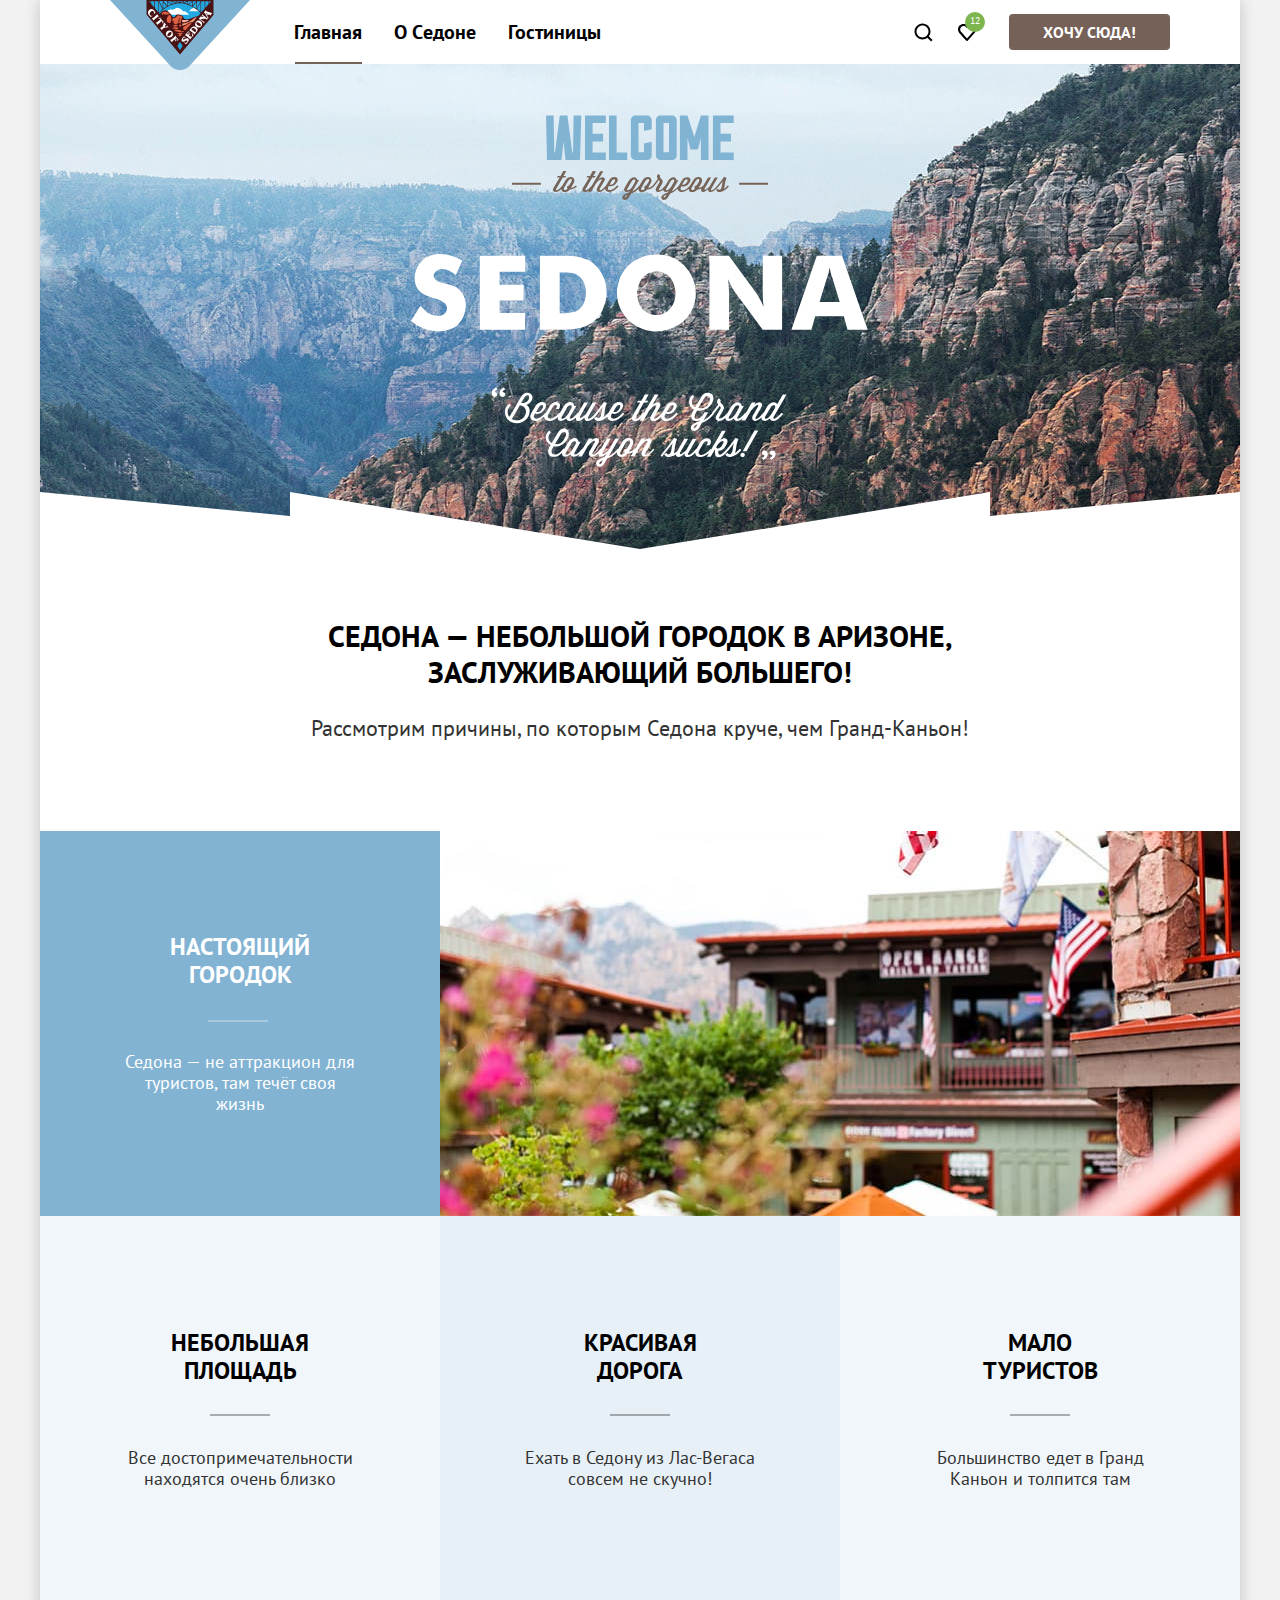
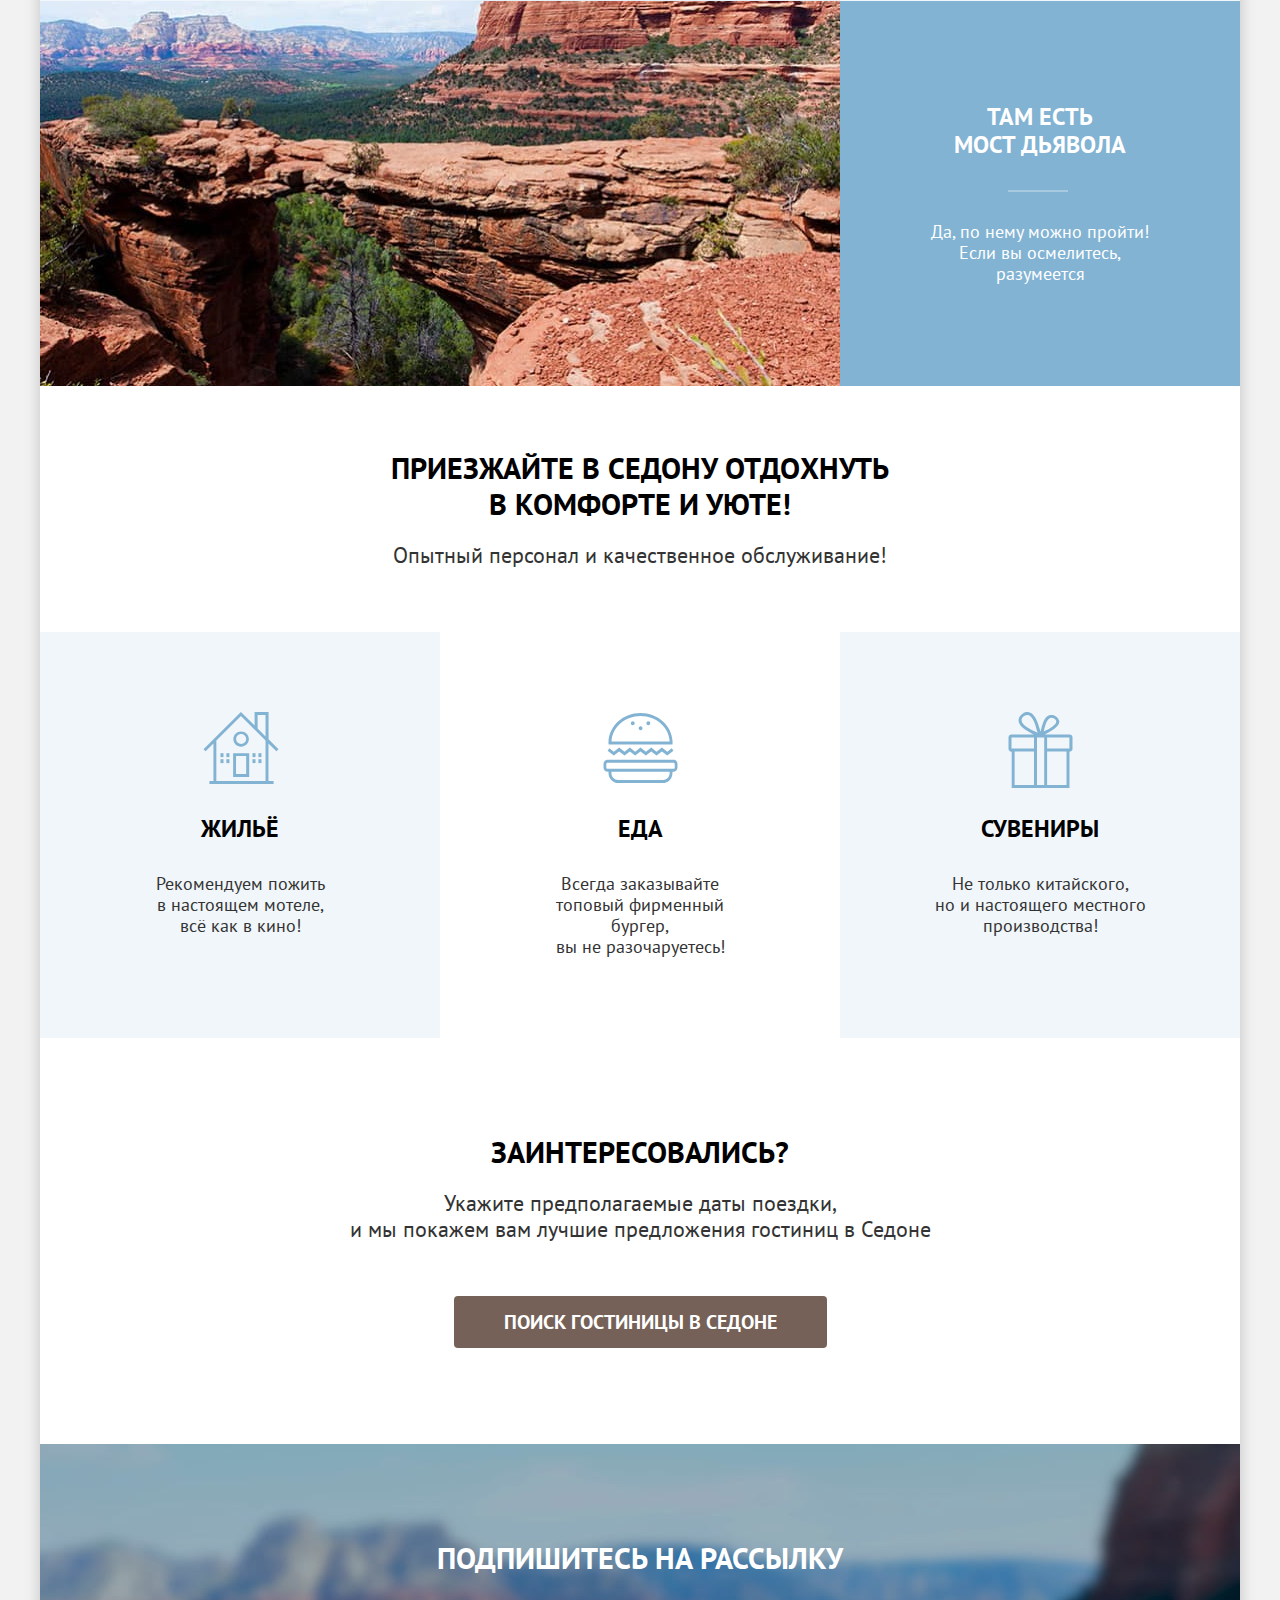
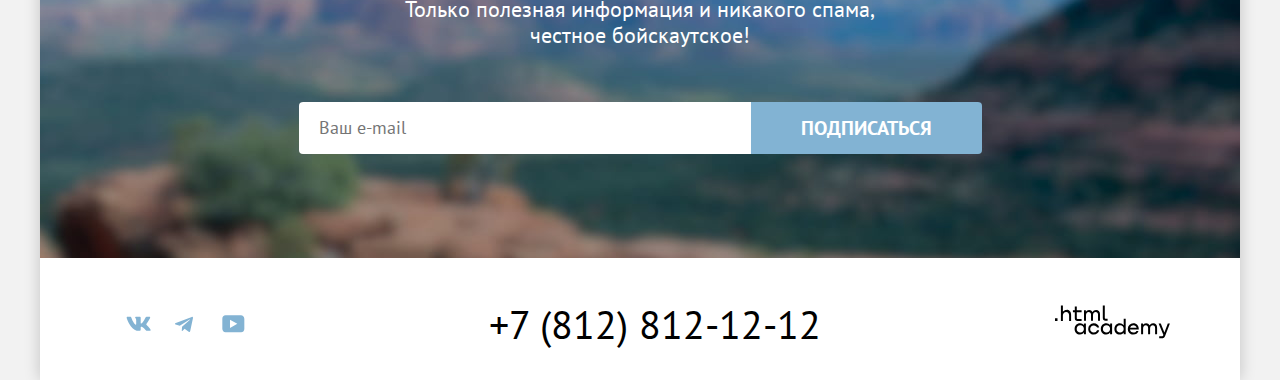
<file: index.html>
<!DOCTYPE html>
<html lang="ru">
  <head>
    <meta charset="utf-8">
    <title>HTML Academy: Седона</title>
    <link rel="stylesheet" href="styles/styles.css">
    <link rel="icon" href="favicon.ico">
    <link rel="icon" type="image/png" href="images/favicon.png">
  </head>
  <body>
    <div class="page-container">
    <header class="page-header" data-test="header">
      <nav class="navigation">
        <a class="navigation-logo-link" href="">
        <img class="navigation-logo-img" src="images/logo-sedona.svg" width="140" height="70" alt="Логотип городка Седона">
        </a>

        <ul class="navigation-list">
          <li class="navigation-item">
            <a class="navigation-link navigation-link-current" href="">Главная</a>
          </li>
          <li class="navigation-item">
            <a class="navigation-link" href="">О Cедоне</a>
          </li>
          <li class="navigation-item">
            <a class="navigation-link" href="catalog.html">Гостиницы</a>
          </li>
        </ul>
        <ul class="navigation-user">
          <li class="navigation-user-item">
            <a class="navigation-user-link search" href="">
              <span class="visually-hidden">Поиск.</span>
            </a>
          </li>
          <li class="navigation-user-item">
            <a class="navigation-user-link like" href="">
              <span class="visually-hidden">Избранное.</span>
              <p class="like-number color-white">12</p>
            </a>
          </li>
        </ul>
      <button class="button button-nav button-brown" type="button">Хочу сюда!</button>
      </nav>
    </header>
    <main class="main-index" data-test="main">
      <h1 class="visually-hidden">Городок Седона.</h1>
      <section class="hero" data-test="hero">
        <img src="images/welcome.svg" width="458" height="352" alt="Welcome To the gorgeous Sedona">
      </section>
      <section class="advantages" data-test="advantages">
      <p class="advantages-heading">Седона — небольшой городок в Аризоне, заслуживающий большего!</p>
      <p class="advantages-text">Рассмотрим причины, по которым Седона круче, чем Гранд-Каньон!</p>
        <h2 class="visually-hidden">Преимущества.</h2>
         <ul class="advantages-list">
          <li class="advantages-item color-white background-blue advantages-picture">
            <div class="advantages-wrapper">
              <h3 class="advantages-title">Настоящий городок</h3>
              <p class="advantages-description">Седона — не аттракцион для туристов, там течёт своя жизнь</p>
            </div>
            <img class="advantages-images" src="images/photo-1.jpg"  width="800" height="385" alt="Городок Седона на фоне гор">
          </li>
          <li class="advantages-item background-light-blue">
              <h3 class="advantages-title">Небольшая площадь</h3>
              <p class="advantages-description">Все достопримечательности находятся очень близко</p>
          </li>
          <li class="advantages-item background-medium-blue">
            <h3 class="advantages-title">Красивая дорога</h3>
            <p class="advantages-description">Ехать в Седону из Лас-Вегаса совсем не скучно!</p>
          </li>
          <li class="advantages-item background-light-blue">
            <h3 class="advantages-title">Мало<br>туристов</h3>
            <p class="advantages-description">Большинство едет в Гранд Каньон и толпится там</p>
          </li>
          <li class="advantages-item color-white background-blue advantages-picture advantages-reverse">
            <div class="advantages-wrapper">
              <h3 class="advantages-title">Там есть мост&nbsp;дьявола</h3>
              <p class="advantages-description">Да, по нему можно пройти! Если вы осмелитесь, разумеется</p>
            </div>
            <img class="advantages-images" src="images/photo-2.jpg" width="800" height="385" alt="Мост дьявола в Седоне">
          </li>
         </ul>
      </section>
      <section class="services" data-test="service">
        <h2 class="visually-hidden">Услуги.</h2>
        <p class="services-heading">Приезжайте в Седону отдохнуть в комфорте и уюте!</p>
        <p class="services-text">Опытный персонал и качественное обслуживание!</p>
        <ul class="services-list">
          <li class="services-item services-home background-light-blue">
            <h3 class="services-title">Жильё</h3>
            <p class="services-description">Рекомендуем пожить <br> в настоящем мотеле, <br> всё как в кино!</p>
          </li>
          <li class="services-item services-food">
            <h3 class="services-title">Еда</h3>
            <p class="services-description">Всегда заказывайте <br>топовый фирменный бургер, <br>вы не разочаруетесь!</p>
          </li>
          <li class="services-item services-gift background-light-blue">
            <h3 class="services-title">Сувениры</h3>
            <p class="services-description">Не только китайского, <br>но и настоящего местного производства!</p>
          </li>
         </ul>
      </section>
      <section class="booking" data-test="search">
        <h2 class="visually-hidden">Бронирование.</h2>
        <p class="booking-heading">Заинтересовались?</p>
        <p class="booking-text">Укажите предполагаемые даты поездки,<br> и мы покажем вам лучшие предложения гостиниц в Седоне</p>
        <button class=" button button-brown button-booking">Поиск гостиницы в седоне</button>
      </section>
      <section class="subscribe subscribe-background color-white" data-test="subscribe">
        <h2 class="subscribe-heading">Подпишитесь на рассылку</h2>
        <p class="subscribe-text">Только полезная информация и никакого спама, честное бойскаутское!</p>
        <form class="subscribe-form" action="https://echo.htmlacademy.ru">
          <label class="visually-hidden" for="newsletter-email">Email</label>
          <input class="subscribe-input" type="email" name="e-mail" placeholder="Ваш e-mail"  id="newsletter-email" required>
          <button class="button button-subscribe button-blue" type="submit">Подписаться</button>
        </form>
      </section>
    </main>
    <footer class="main-footer" data-test="footer">
      <h2 class="visually-hidden">Контакты.</h2>
      <ul class="social-list">
        <li class="social-item">
          <a class="social-link" href="https://vk.com/htmlacademy">
            <span class="visually-hidden">Вконтакте.</span>
            <svg xmlns="http://www.w3.org/2000/svg" width="25" height="15" fill="currentColor"><path fill-rule="evenodd" d="M24.12 1.8c.16-.54 0-.94-.8-.94H20.7c-.67 0-.98.34-1.15.73 0 0-1.33 3.2-3.22 5.27-.61.6-.9.8-1.23.8-.16 0-.41-.2-.41-.75v-5.1c0-.66-.19-.95-.74-.95H9.82c-.42 0-.67.3-.67.59 0 .62.95.76 1.04 2.51v3.8c0 .83-.15.98-.48.98-.9 0-3.06-3.2-4.34-6.88-.25-.72-.5-1-1.18-1H1.57c-.75 0-.9.34-.9.73 0 .68.89 4.07 4.14 8.55 2.17 3.06 5.23 4.72 8 4.72 1.68 0 1.88-.37 1.88-1v-2.32c0-.74.16-.88.7-.88.38 0 1.05.19 2.6 1.66 1.79 1.75 2.08 2.54 3.08 2.54h2.63c.75 0 1.12-.37.9-1.1-.23-.72-1.08-1.77-2.2-3.02-.62-.71-1.54-1.48-1.82-1.86-.39-.5-.28-.71 0-1.15 0 0 3.2-4.42 3.54-5.93Z" clip-rule="evenodd"/></svg>
          </a>
        </li>
        <li class="social-item">
          <a class="social-link" href="https://t.me/htmlacademy">
            <span class="visually-hidden">Телеграм.</span>
            <svg xmlns="http://www.w3.org/2000/svg" width="18" height="16" fill="currentColor"><path d="M16.79.96.84 7.1c-1.09.44-1.08 1.05-.2 1.32l4.1 1.28 9.47-5.98c.44-.27.85-.13.52.17l-7.68 6.93-.28 4.22c.41 0 .6-.2.83-.41l1.99-1.94 4.13 3.06c.77.42 1.31.2 1.5-.71l2.72-12.8c.28-1.1-.43-1.61-1.16-1.28Z"/></svg>
          </a>
        </li>
        <li class="contacts-item">
          <a class="social-link" href="https://www.youtube.com/user/htmlacademyru">
            <span class="visually-hidden">Ютуб.</span>
            <svg xmlns="http://www.w3.org/2000/svg" width="23" height="18" fill="currentColor"><path d="M18.94.36H3.51C1.65.36.33 1.95.33 3.76v10.09c0 1.91 1.32 3.5 3.18 3.5h15.65c1.64 0 3.17-1.59 3.17-3.4V3.76c-.22-1.8-1.53-3.4-3.39-3.4ZM7.99 12.89V4.82l7.34 4.04-7.34 4.03Z"/></svg>
          </a>
        </li>
      </ul>
      <p class="tel">
        <a class="tel-link" href="tel:+78128121212">+7 (812) 812-12-12</a>
      </p>
      <p class="logo-html-academy">
          <a href="https://htmlacademy.ru/" class="logo-html-academy-link">
            <span class="visually-hidden">Лого HTML Academy.</span>
            <svg xmlns="http://www.w3.org/2000/svg" width="115" height="34" fill="currentColor"><path d="M0 13.3v2.6h2.5v-2.6H0ZM11.6 4.9c-1.6 0-2.8.7-3.6 1.7h-.1V.4h-2v15.5h2v-5.3C7.9 8.5 9.2 7 11.2 7c1.8 0 2.9 1.4 2.9 3.2v5.7h2V9.8c.1-3-1.8-5-4.5-5ZM26.6 5.2h-4.8V1.5h-2v3.8h-1.9v2h1.9v6c0 1.7 1 2.7 2.7 2.7h4.1v-2h-3.7c-.7 0-1.1-.4-1.1-1.1V7.2h4.8v-2ZM41.1 5c-1.6 0-2.9.8-3.5 2h-.1a3.7 3.7 0 0 0-3.4-2c-1.4 0-2.5.8-3.1 1.8h-.1V5.2H29v10.6h2v-5.4c0-2 1-3.5 2.6-3.5 1.5 0 2.4 1 2.4 2.6v6.3h2v-5.6c0-2.4 1.4-3.3 2.6-3.3 1.5 0 2.4 1 2.4 2.6v6.3h2V9.3c.1-2.5-1.4-4.3-3.9-4.3ZM47.8 13c0 1.8 1 2.8 2.8 2.8h2v-2h-1.7c-.7 0-1.1-.4-1.1-1.1V.4h-2V13ZM28.9 20a4.9 4.9 0 0 0-3.9-1.7c-3.1 0-5.4 2.3-5.4 5.6s2.3 5.6 5.4 5.6c1.8 0 3-.8 3.8-2h.1v1.7h2V18.6h-2V20Zm-3.6 7.5a3.5 3.5 0 0 1-3.6-3.6c0-2 1.4-3.6 3.6-3.6s3.6 1.6 3.6 3.6c0 1.9-1.4 3.6-3.6 3.6ZM44.2 22.4c-.5-2.4-2.6-4.1-5.4-4.1a5.4 5.4 0 0 0-5.6 5.6c0 3 2.2 5.6 5.6 5.6 2.8 0 4.9-1.8 5.4-4.2h-2.1a3.4 3.4 0 0 1-3.3 2.3 3.5 3.5 0 0 1-3.6-3.6c0-2 1.4-3.6 3.6-3.6 1.6 0 2.8 1 3.3 2.2h2.1v-.2ZM55.1 20a4.9 4.9 0 0 0-3.9-1.7c-3.1 0-5.4 2.3-5.4 5.6s2.3 5.6 5.4 5.6c1.8 0 3-.8 3.8-2h.1v1.7h2V18.6h-2V20Zm-3.6 7.5a3.5 3.5 0 0 1-3.6-3.6c0-2 1.4-3.6 3.6-3.6s3.6 1.6 3.6 3.6c0 1.9-1.5 3.6-3.6 3.6ZM68.7 20.2a5 5 0 0 0-3.9-2c-3.1 0-5.4 2.4-5.4 5.7 0 3.3 2.2 5.6 5.4 5.6 1.7 0 3-.8 3.8-1.8h.1v1.5h2V13.8h-2v6.4Zm-3.6 7.3a3.5 3.5 0 0 1-3.6-3.6c0-2 1.4-3.6 3.6-3.6s3.6 1.6 3.6 3.6c-.1 2-1.5 3.6-3.6 3.6ZM78.3 18.3a5.4 5.4 0 0 0-5.5 5.6c0 3 2.1 5.6 5.5 5.6 2.5 0 4.5-1.3 5.2-3.6h-2.1c-.5 1-1.6 1.6-3 1.6-1.9 0-3.3-1.3-3.4-3h8.8c.2-3.5-2-6.2-5.5-6.2Zm0 1.9c1.7 0 3 1 3.3 2.6h-6.5a3.2 3.2 0 0 1 3.2-2.6ZM98.2 18.3a4 4 0 0 0-3.6 2h-.1c-.6-1.2-1.8-2-3.4-2-1.4 0-2.5.7-3.1 1.8v-1.5h-1.9v10.6h2v-5.4c0-2 1-3.4 2.6-3.5 1.5 0 2.4 1 2.4 2.6v6.3h2v-5.6c0-2.4 1.4-3.3 2.6-3.3 1.5 0 2.4 1 2.4 2.6v6.3h2v-6.5c.1-2.6-1.4-4.4-3.9-4.4ZM109.4 27.4l-3.6-9h-2.2l4.8 11.7c-.3.9-.7 1.2-1.7 1.2h-2.5v2h2.5c1.8 0 2.8-.8 3.5-2.6l4.7-12.2h-2.1l-3.4 8.9Z"/></svg>
          </a>
      </p>
    </footer>
    </div>

    <div class="modal-container modal-close">
      <div class="modal modal-booking">
        <button class="modal-close-button" type="button">
          <svg width="15" height="15" viewBox="0 0 15 15" fill="currentColor" xmlns="http://www.w3.org/2000/svg">
            <path d="M14.4905 1.78288L13.1982 0.49057L7.49048 6.19826L1.78279 0.49057L0.490479 1.78288L6.19817 7.49057L0.490479 13.1983L1.78279 14.4906L7.49048 8.78288L13.1982 14.4906L14.4905 13.1983L8.78279 7.49057L14.4905 1.78288Z"/>
          </svg>
          <span class="visually-hidden">Закрыть.</span>
        </button>
        <section class="modal-content">
          <h2 class="modal-title">Поиск гостиницы в Седоне</h2>
          <form class="booking-form" action="https://echo.htmlacademy.ru/" method="post">
            <p class="field-group">
              <label class="form-label" for="booking-date-check-in">Дата заезда:</label>
              <input class="booking-date-field" type="text" id="booking-date-check-in" name="check-in-date" placeholder="Укажите дату" value="27 апреля 2020" required>
              <span class="booking-date-span booking-date-error">Мы не можем отправить вас в прошлое.</span>
            </p>
            <p class="field-group">
              <label class="form-label" for="booking-date-exit">Дата выезда:</label>
              <input class="booking-date-field" type="text" id="booking-date-exit" name="exit-date" placeholder="Укажите дату" value="1 сентября 2023" required>
              <span class="booking-date-span">На эти даты есть свободные номера. Пока есть.</span>
            </p>
            <div class="people-wrapper">
              <p class="field-group adults">
                <label class="form-label adults-label" for="adults">Взрослые:</label>
                <button class="button-quantity button-minus" type="button">
                  <span class="visually-hidden">Уменьшить количество.</span>
                  <svg xmlns="http://www.w3.org/2000/svg" width="14" height="2" viewBox="0 0 14 2" fill="currentColor">
                    <path d="M0 0L0 2L14 2V0L0 0Z"/>
                    </svg>
                </button>
                <input class="control-input-adults" type="number" name="adults" value="2" id="adults" min="1" max="99" required>
                <button class="button-quantity button-plus" type="button">
                  <span class="visually-hidden">Увеличить количество.</span>
                  <svg xmlns="http://www.w3.org/2000/svg" width="14" height="14" viewBox="0 0 14 14" fill="currentColor">
                    <path d="M14 6H8V0H6V6H0V8H6V14H8V8H14V6Z"/>
                  </svg>
                </button>
              </p>
              <p class="field-group">
                <span class="form-label">
                  <label class="form-label children-label" for="children">Дети:</label>
                  <span class="info tooltip">
                    <button class="tooltip-toggle" aria-labelledby="tooltip-label-date" type="button"></button>
                    <span class="tooltip-text" role="tooltip" id="tooltip-label-date">Укажите количество детей, которые&nbsp;будут с вами, возраст которых от 6 до 18 лет. Дети до&nbsp;6 лет размещаются бесплатно.</span>
                  </span>
                </span>
                <button class="button-quantity button-minus" type="button">
                  <span class="visually-hidden">Уменьшить количество.</span>
                  <svg xmlns="http://www.w3.org/2000/svg" width="14" height="2" viewBox="0 0 14 2" fill="currentColor">
                    <path d="M0 0L0 2L14 2V0L0 0Z"/>
                  </svg>
                </button>
                <input class="control-input-children" type="number" name="children" value="2" id="children" min="0" max="99">
                <button class="button-quantity button-plus" type="button">
                  <span class="visually-hidden">Увеличить количество.</span>
                  <svg xmlns="http://www.w3.org/2000/svg" width="14" height="14" viewBox="0 0 14 14" fill="currentColor">
                    <path d="M14 6H8V0H6V6H0V8H6V14H8V8H14V6Z"/>
                  </svg>
                </button>
              </p>
            </div>
          <button class="button button-blue button-modal-search" type="submit">Найти</button>
          </form>
        </section>
      </div>
    </div>
  </body>
</html>
</file>
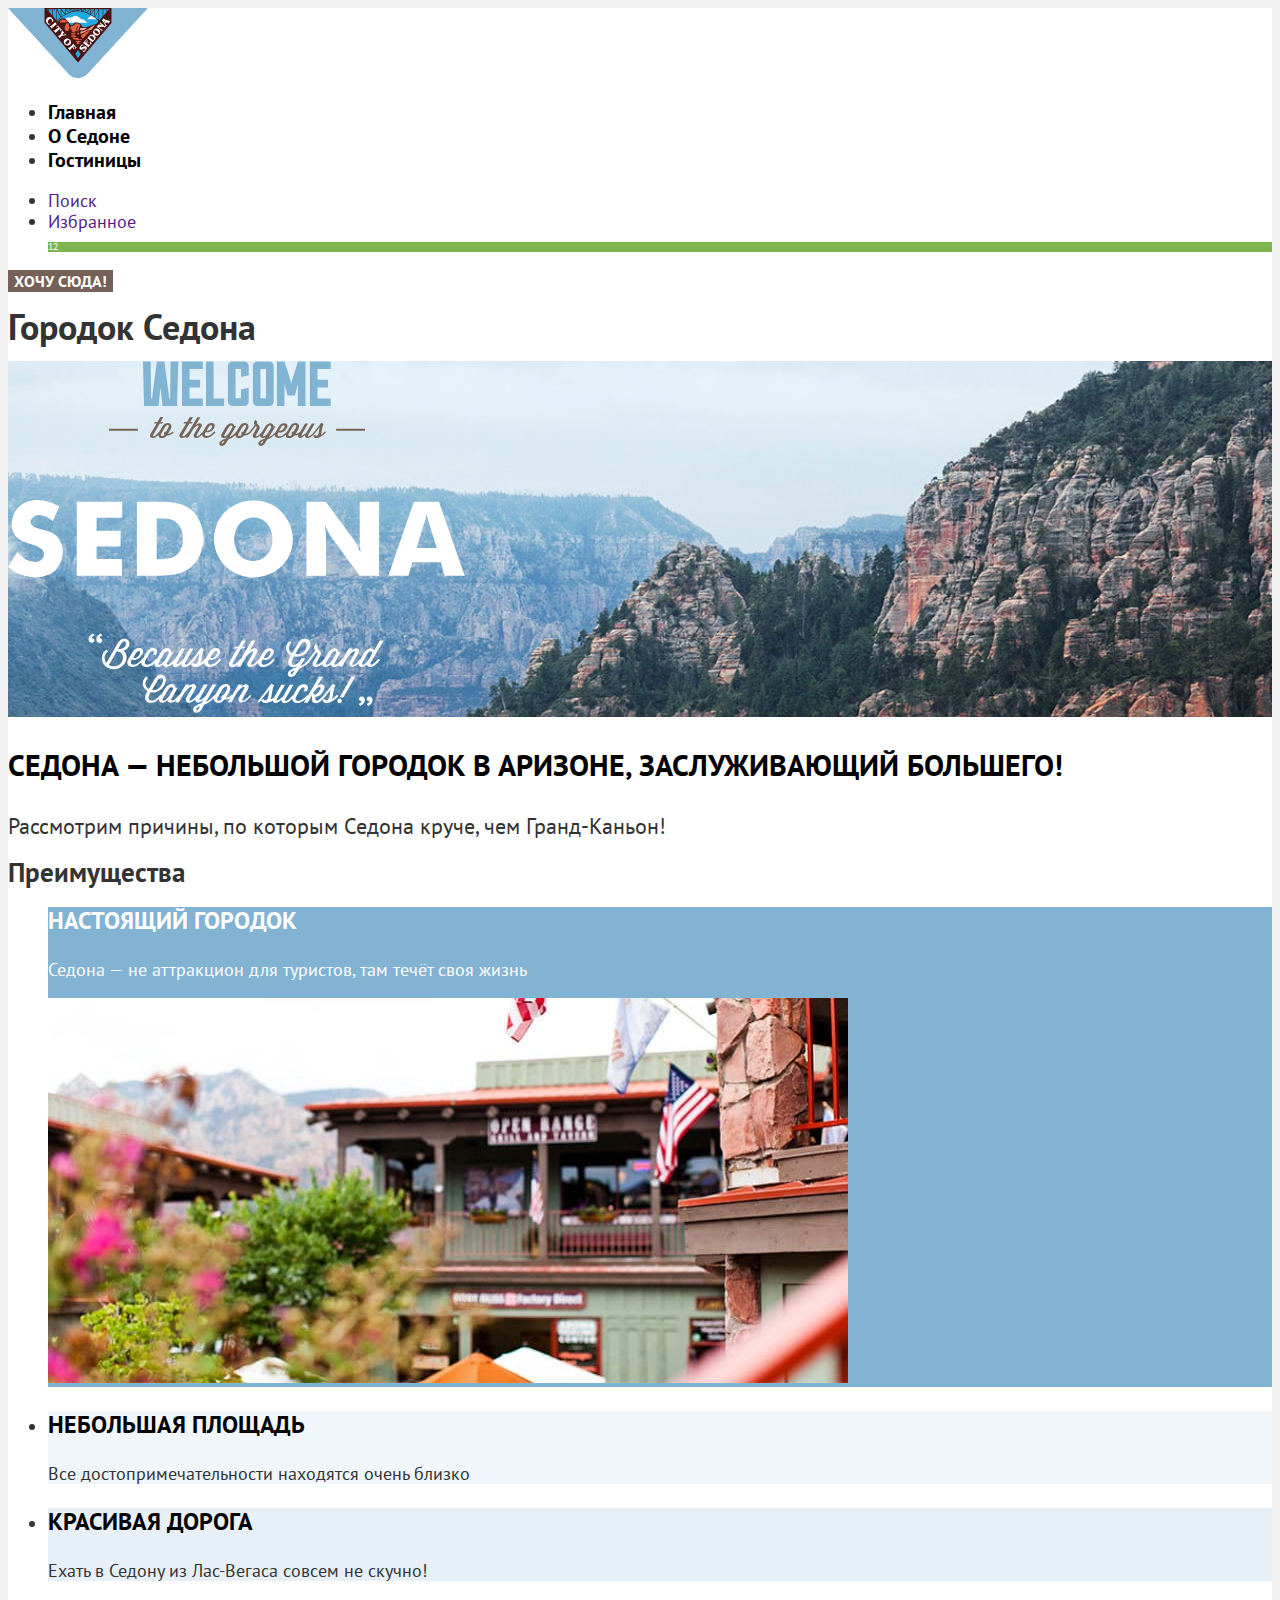
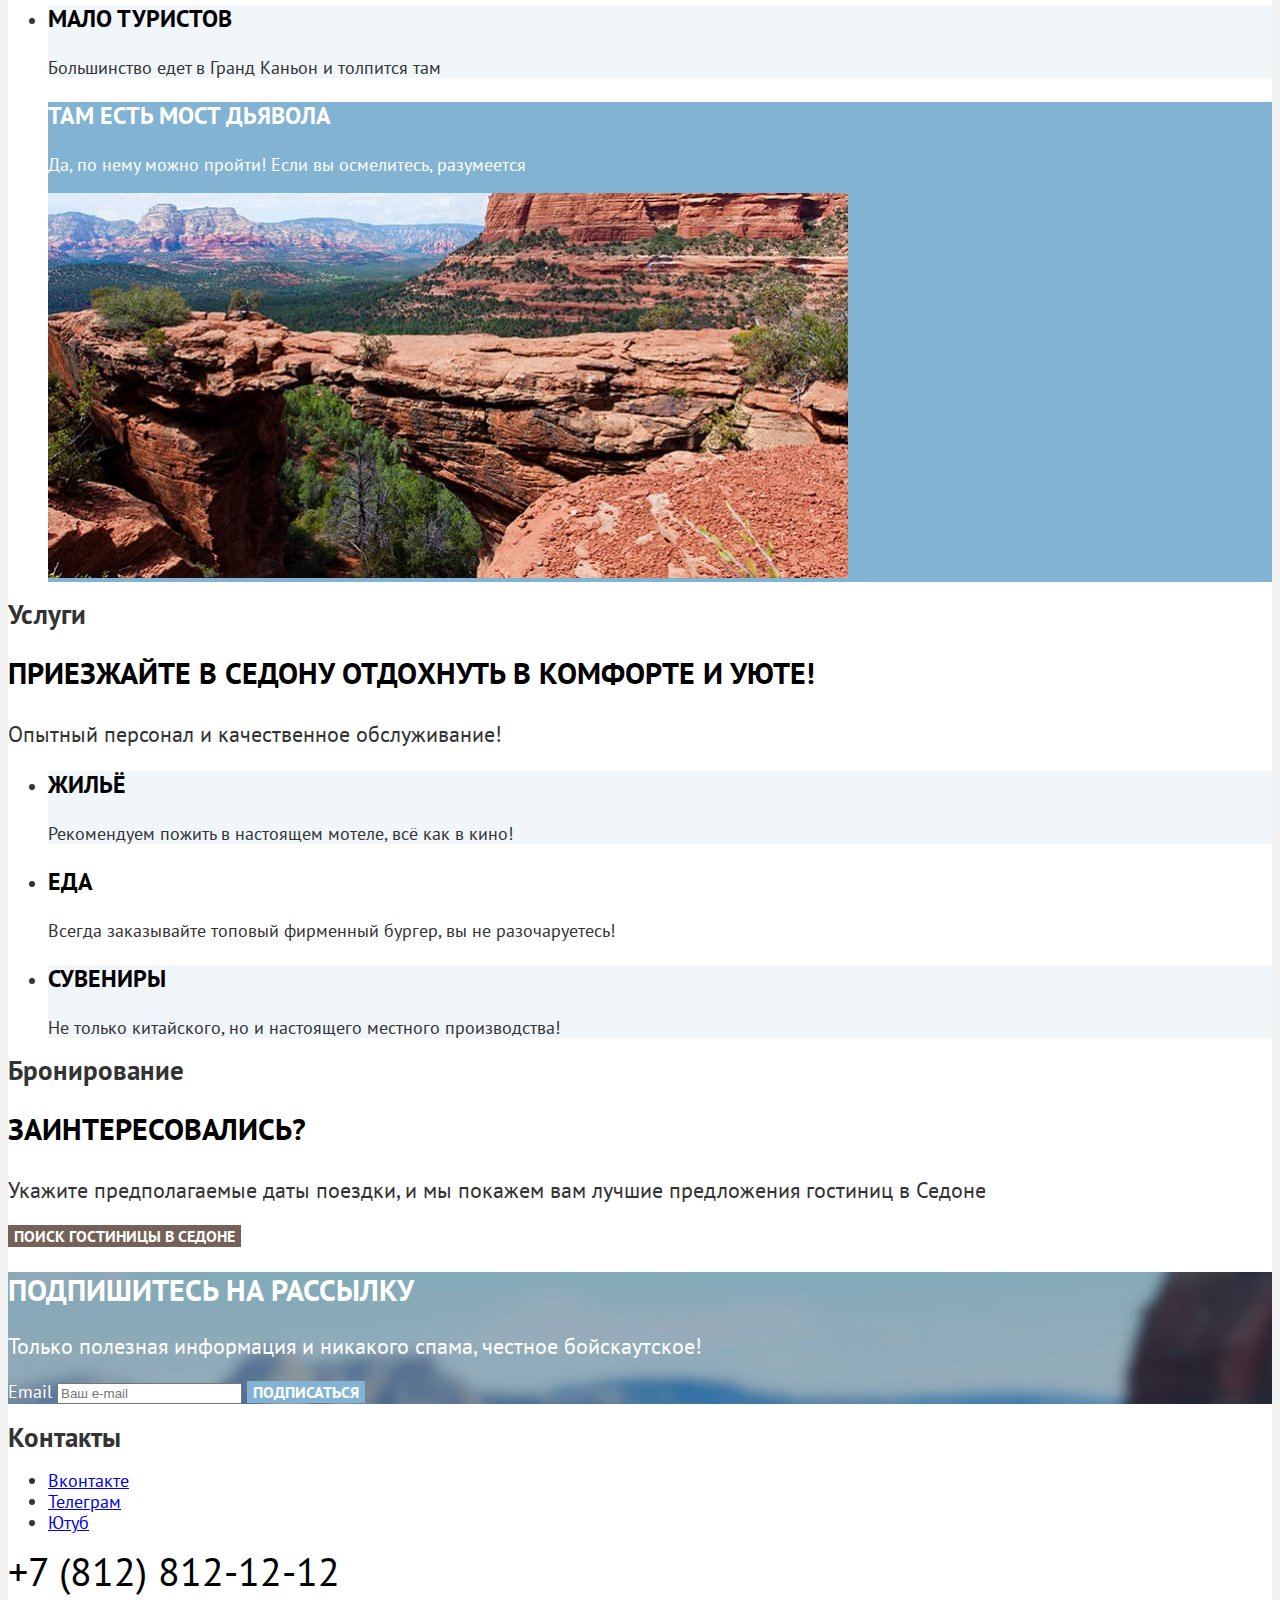
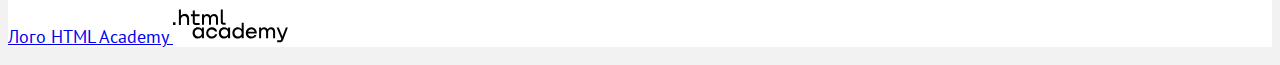
<file: 3/index.html>
<!DOCTYPE html>
<html lang="ru">
  <head>
    <meta charset="utf-8">
    <title>HTML Academy: Седона</title>
    <link rel="stylesheet" href="styles/styles.css">
    <base href="https://htmlacademy-htmlcss.github.io/2002729-sedona-37/3/">
</head>
  <body>
    <div class="background-white">
    <header class="page-header">
      <nav class="navigation">
        <a class="navigation-logo">
        <img src="images/logo.svg" width="140" height="70" alt="Логотип городка Седона">
        </a>

        <ul class="navigation-list">
          <li class="navigation-item">
            <a class="navigation-link" href="">Главная</a>
          </li>
          <li class="navigation-item">
            <a class="navigation-link" href="">О Cедоне</a>
          </li>
          <li class="navigation-item">
            <a class="navigation-link" href="catalog.html">Гостиницы</a>
          </li>
        </ul>
        <ul class="navigation-user">
          <li class="navigation-user-item">
            <a class="navigation-user-link" href="">
              <span class="visually-hidden">Поиск</span>
            </a>
          </li>
          <li class="navigation-user-item">
            <a class="navigation-user-link" href="">
              <span class="visually-hidden">Избранное</span>
              <p class="like-number color-white">12</p>
            </a>
          </li>
        </ul>
      <button class="button button-nav button-brown" type="button">Хочу сюда!</button>
      </nav>
    </header>
    <main class="main-index">
      <h1 class="visually-hidden">Городок Седона</h1>
      <section class="hero">
        <img src="images/welcome.svg" width="458" height="352" alt="Welcome To the gorgeous Sedona">
      </section>
      <section class="advantages">
      <p class="advantages-heading">Седона — небольшой городок в Аризоне, заслуживающий большего!</p>
      <p class="advantages-text">Рассмотрим причины, по которым Седона круче, чем Гранд-Каньон!</p>
        <h2 class="visually-hidden">Преимущества</h2>
         <ul class="advantages-list">
          <li class="advantages-item color-white background-blue">
            <h3 class="advantages-title">Настоящий городок</h3>
            <p>Седона — не аттракцион для туристов, там течёт своя жизнь</p>
            <img src="images/photo-1.jpg" width="800" height="385" alt="Городок Седона на фоне гор">
          </li>
          <li class="advantages-item background-light-blue">
            <h3 class="advantages-title">Небольшая площадь</h3>
            <p>Все достопримечательности находятся очень близко</p>
          </li>
          <li class="advantages-item background-medium-blue">
            <h3 class="advantages-title">Красивая дорога</h3>
            <p>Ехать в Седону из Лас-Вегаса совсем не скучно!</p>
          </li>
          <li class="advantages-item background-light-blue">
            <h3 class="advantages-title">Мало туристов</h3>
            <p>Большинство едет в Гранд Каньон и толпится там</p>
          </li>
          <li class="advantages-item color-white background-blue">
            <h3 class="advantages-title">Там есть мост дьявола</h3>
            <p>Да, по нему можно пройти! Если вы осмелитесь, разумеется</p>
            <img src="images/photo-2.jpg" width="800" height="385" alt="Мост дьявола в Седоне">
          </li>
         </ul>
      </section>
      <section class="services">
        <h2 class="visually-hidden">Услуги</h2>
        <p class="services-heading">Приезжайте в Седону отдохнуть в комфорте и уюте!</p>
        <p class="services-text">Опытный персонал и качественное обслуживание!</p>
        <ul class="services-list">
          <li class="services-item background-light-blue">
            <h3 class="services-title">Жильё</h3>
            <p>Рекомендуем пожить в настоящем мотеле, всё как в кино!</p>
          </li>
          <li class="services-item">
            <h3 class="services-title">Еда</h3>
            <p>Всегда заказывайте топовый фирменный бургер, вы не разочаруетесь!</p>
          </li>
          <li class="services-item background-light-blue">
            <h3 class="services-title">Сувениры</h3>
            <p>Не только китайского, но и настоящего местного производства!</p>
          </li>
         </ul>
      </section>
      <section class="booking">
        <h2 class="visually-hidden">Бронирование</h2>
        <p class="booking-heading">Заинтересовались?</p>
        <p class="booking-text">Укажите предполагаемые даты поездки, и мы покажем вам лучшие предложения гостиниц в Седоне</p>
        <button class=" button button-brown button-booking">Поиск гостиницы в седоне</button>
      </section>
      <section class="subscribe subscribe-background color-white">
        <h2 class="subscribe-heading">Подпишитесь на рассылку</h2>
        <p class="subscribe-text">Только полезная информация и никакого спама, честное бойскаутское!</p>
        <form class="subscribe-form" action="https://echo.htmlacademy.ru">
          <label for="newsletter-email">Email</label>
          <input type="email" name="e-mail" placeholder="Ваш e-mail"  id="newsletter-email" required>
          <button class="button button-subscribe button-blue" type="submit">Подписаться</button>
        </form>
      </section>
    </main>
    <footer class="main-footer">
      <h2 class="visually-hidden">Контакты</h2>
      <ul class="social-list">
        <li class="social-item">
          <a href="https://vk.com/htmlacademy">
            <span class="visually-hidden">Вконтакте</span>
          </a>
        </li>
        <li class="social-item">
          <a href="https://t.me/htmlacademy">
            <span class="visually-hidden">Телеграм</span>
          </a>
        </li>
        <li class="contacts-item">
          <a href="https://www.youtube.com/user/htmlacademyru">
            <span class="visually-hidden">Ютуб</span>
          </a>
        </li>
      </ul>
      <p class="tel">
        <a class="tel-link" href="tel:+78128121212">+7 (812) 812-12-12</a>
      </p>
      <p class="logo-html-academy">
          <a href="https://htmlacademy.ru/">
            <span class="visually-hidden">Лого HTML Academy</span>
            <svg xmlns="http://www.w3.org/2000/svg" width="115" height="34" fill="none"><path fill="#000" d="M0 13.3v2.6h2.5v-2.6H0ZM11.6 4.9c-1.6 0-2.8.7-3.6 1.7h-.1V.4h-2v15.5h2v-5.3C7.9 8.5 9.2 7 11.2 7c1.8 0 2.9 1.4 2.9 3.2v5.7h2V9.8c.1-3-1.8-5-4.5-5ZM26.6 5.2h-4.8V1.5h-2v3.8h-1.9v2h1.9v6c0 1.7 1 2.7 2.7 2.7h4.1v-2h-3.7c-.7 0-1.1-.4-1.1-1.1V7.2h4.8v-2ZM41.1 5c-1.6 0-2.9.8-3.5 2h-.1a3.7 3.7 0 0 0-3.4-2c-1.4 0-2.5.8-3.1 1.8h-.1V5.2H29v10.6h2v-5.4c0-2 1-3.5 2.6-3.5 1.5 0 2.4 1 2.4 2.6v6.3h2v-5.6c0-2.4 1.4-3.3 2.6-3.3 1.5 0 2.4 1 2.4 2.6v6.3h2V9.3c.1-2.5-1.4-4.3-3.9-4.3ZM47.8 13c0 1.8 1 2.8 2.8 2.8h2v-2h-1.7c-.7 0-1.1-.4-1.1-1.1V.4h-2V13ZM28.9 20a4.9 4.9 0 0 0-3.9-1.7c-3.1 0-5.4 2.3-5.4 5.6s2.3 5.6 5.4 5.6c1.8 0 3-.8 3.8-2h.1v1.7h2V18.6h-2V20Zm-3.6 7.5a3.5 3.5 0 0 1-3.6-3.6c0-2 1.4-3.6 3.6-3.6s3.6 1.6 3.6 3.6c0 1.9-1.4 3.6-3.6 3.6ZM44.2 22.4c-.5-2.4-2.6-4.1-5.4-4.1a5.4 5.4 0 0 0-5.6 5.6c0 3 2.2 5.6 5.6 5.6 2.8 0 4.9-1.8 5.4-4.2h-2.1a3.4 3.4 0 0 1-3.3 2.3 3.5 3.5 0 0 1-3.6-3.6c0-2 1.4-3.6 3.6-3.6 1.6 0 2.8 1 3.3 2.2h2.1v-.2ZM55.1 20a4.9 4.9 0 0 0-3.9-1.7c-3.1 0-5.4 2.3-5.4 5.6s2.3 5.6 5.4 5.6c1.8 0 3-.8 3.8-2h.1v1.7h2V18.6h-2V20Zm-3.6 7.5a3.5 3.5 0 0 1-3.6-3.6c0-2 1.4-3.6 3.6-3.6s3.6 1.6 3.6 3.6c0 1.9-1.5 3.6-3.6 3.6ZM68.7 20.2a5 5 0 0 0-3.9-2c-3.1 0-5.4 2.4-5.4 5.7 0 3.3 2.2 5.6 5.4 5.6 1.7 0 3-.8 3.8-1.8h.1v1.5h2V13.8h-2v6.4Zm-3.6 7.3a3.5 3.5 0 0 1-3.6-3.6c0-2 1.4-3.6 3.6-3.6s3.6 1.6 3.6 3.6c-.1 2-1.5 3.6-3.6 3.6ZM78.3 18.3a5.4 5.4 0 0 0-5.5 5.6c0 3 2.1 5.6 5.5 5.6 2.5 0 4.5-1.3 5.2-3.6h-2.1c-.5 1-1.6 1.6-3 1.6-1.9 0-3.3-1.3-3.4-3h8.8c.2-3.5-2-6.2-5.5-6.2Zm0 1.9c1.7 0 3 1 3.3 2.6h-6.5a3.2 3.2 0 0 1 3.2-2.6ZM98.2 18.3a4 4 0 0 0-3.6 2h-.1c-.6-1.2-1.8-2-3.4-2-1.4 0-2.5.7-3.1 1.8v-1.5h-1.9v10.6h2v-5.4c0-2 1-3.4 2.6-3.5 1.5 0 2.4 1 2.4 2.6v6.3h2v-5.6c0-2.4 1.4-3.3 2.6-3.3 1.5 0 2.4 1 2.4 2.6v6.3h2v-6.5c.1-2.6-1.4-4.4-3.9-4.4ZM109.4 27.4l-3.6-9h-2.2l4.8 11.7c-.3.9-.7 1.2-1.7 1.2h-2.5v2h2.5c1.8 0 2.8-.8 3.5-2.6l4.7-12.2h-2.1l-3.4 8.9Z"/></svg>
          </a>
      </p>
    </footer>
    </div>
  </body>
</html>
</file>
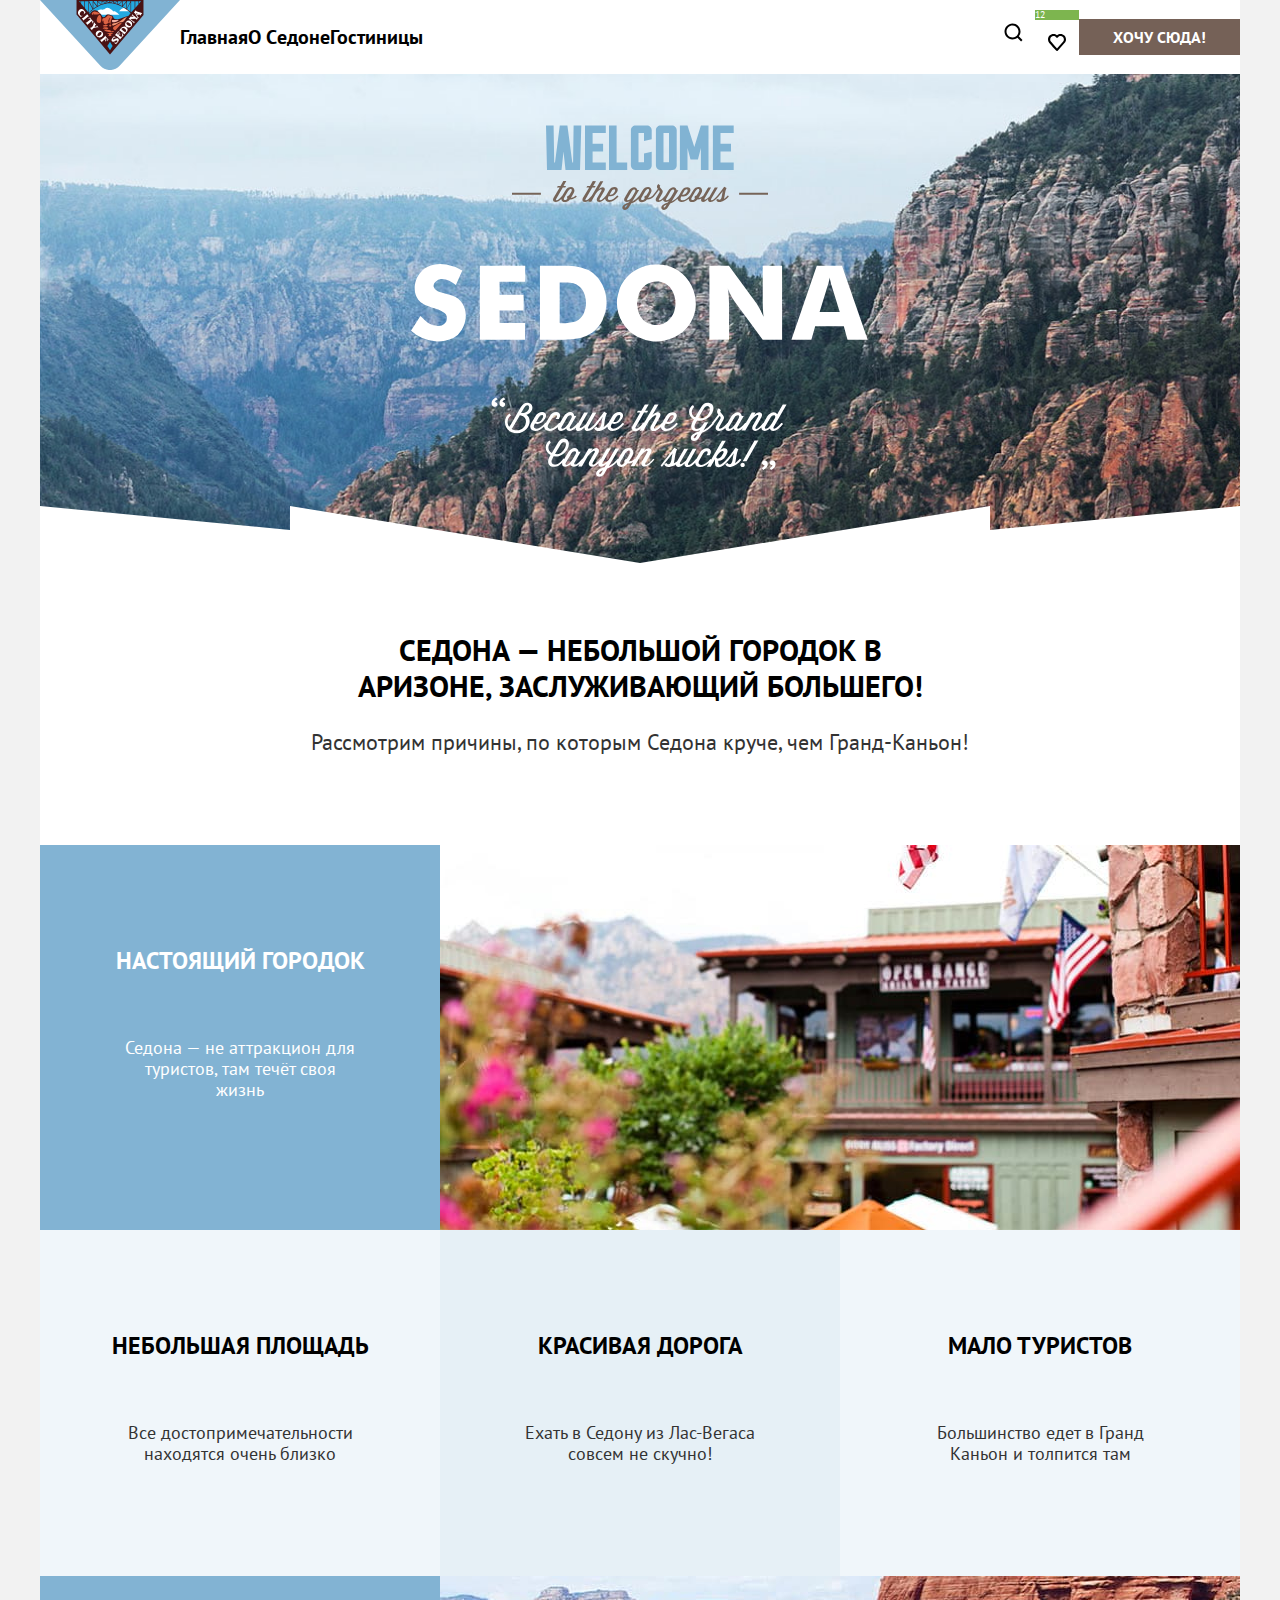
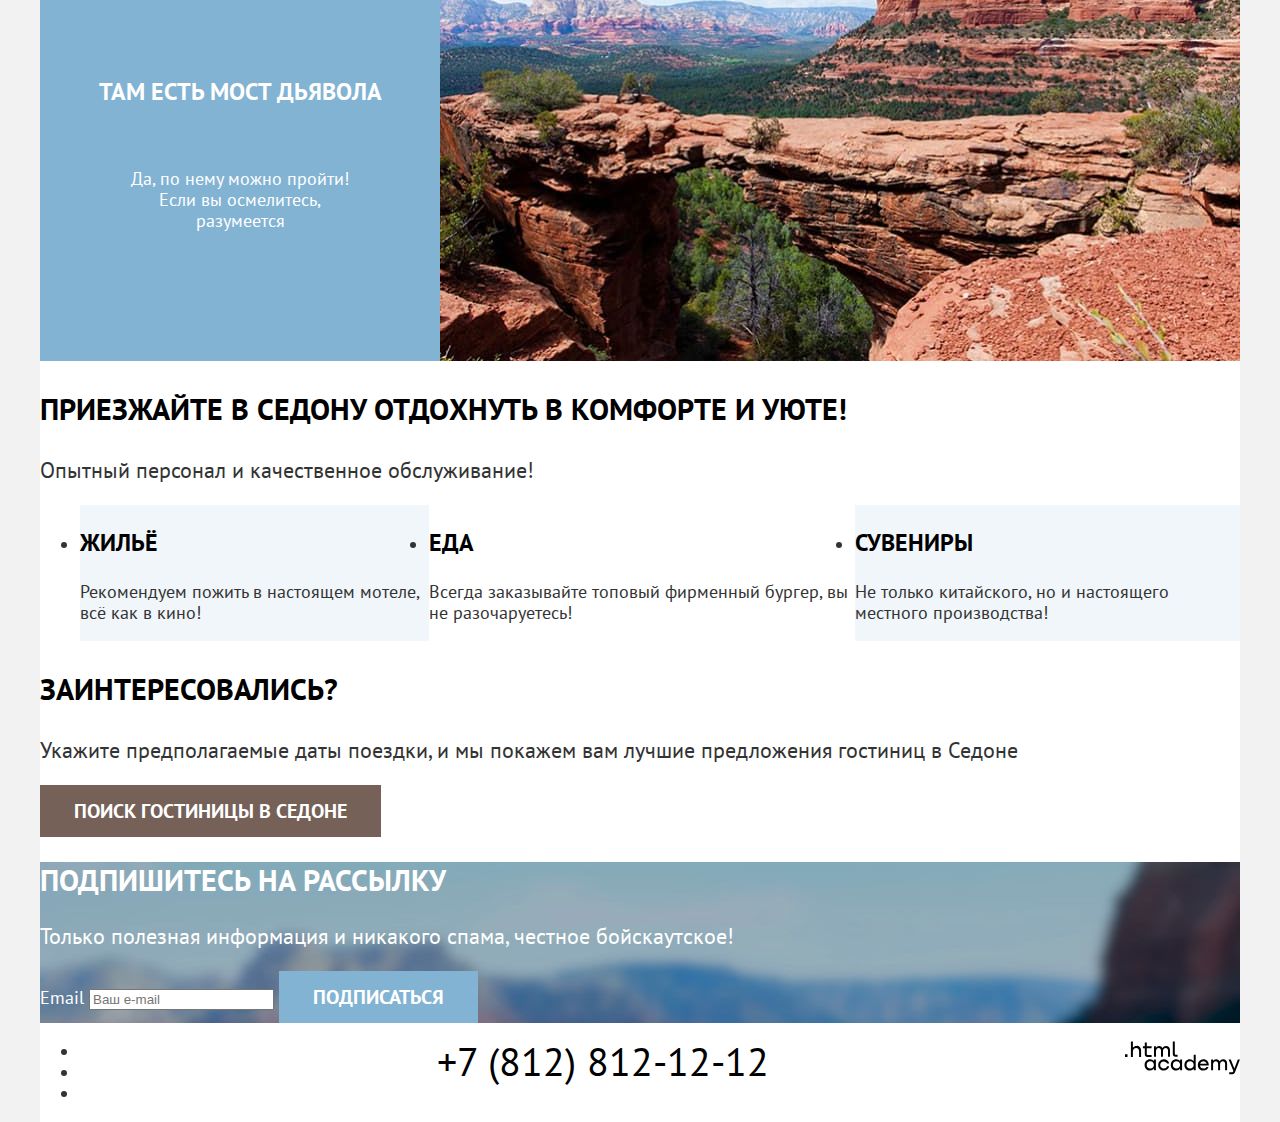
<file: 4/index.html>
<!DOCTYPE html>
<html lang="ru">
  <head>
    <meta charset="utf-8">
    <title>HTML Academy: Седона</title>
    <link rel="stylesheet" href="styles/styles.css">
    <base href="https://htmlacademy-htmlcss.github.io/2002729-sedona-37/4/">
</head>
  <body>
    <div class="page-container">
    <header class="page-header">
      <nav class="navigation">
        <a class="navigation-logo">
        <img src="images/logo.svg" width="140" height="70" alt="Логотип городка Седона">
        </a>

        <ul class="navigation-list">
          <li class="navigation-item">
            <a class="navigation-link" href="">Главная</a>
          </li>
          <li class="navigation-item">
            <a class="navigation-link" href="">О Cедоне</a>
          </li>
          <li class="navigation-item">
            <a class="navigation-link" href="catalog.html">Гостиницы</a>
          </li>
        </ul>
        <ul class="navigation-user">
          <li class="navigation-user-item">
            <a class="navigation-user-link search" href="">
              <span class="visually-hidden">Поиск</span>
            </a>
          </li>
          <li class="navigation-user-item">
            <a class="navigation-user-link like" href="">
              <span class="visually-hidden">Избранное</span>
              <p class="like-number color-white">12</p>
            </a>
          </li>
        </ul>
      <button class="button button-nav button-brown" type="button">Хочу сюда!</button>
      </nav>
    </header>
    <main class="main-index">
      <h1 class="visually-hidden">Городок Седона</h1>
      <section class="hero">
        <img src="images/welcome.svg" width="458" height="352" alt="Welcome To the gorgeous Sedona">
      </section>
      <section class="advantages">
      <p class="advantages-heading">Седона — небольшой городок в Аризоне, заслуживающий большего!</p>
      <p class="advantages-text">Рассмотрим причины, по которым Седона круче, чем Гранд-Каньон!</p>
        <h2 class="visually-hidden">Преимущества</h2>
         <ul class="advantages-list">
          <li class="advantages-item color-white background-blue advantages-width">
            <div class="advantages-wrapper">
              <h3 class="advantages-title">Настоящий городок</h3>
              <p class="advantages-description">Седона — не аттракцион для туристов, там течёт своя жизнь</p>
            </div>
            <img class="advantages-images" src="images/photo-1.jpg" width="800" height="385" alt="Городок Седона на фоне гор">
          </li>
          <li class="advantages-item background-light-blue">
              <h3 class="advantages-title">Небольшая площадь</h3>
              <p class="advantages-description">Все достопримечательности находятся очень близко</p>
          </li>
          <li class="advantages-item background-medium-blue">
            <h3 class="advantages-title">Красивая дорога</h3>
            <p class="advantages-description">Ехать в Седону из Лас-Вегаса совсем не скучно!</p>
          </li>
          <li class="advantages-item background-light-blue">
            <h3 class="advantages-title">Мало туристов</h3>
            <p class="advantages-description">Большинство едет в Гранд Каньон и толпится там</p>
          </li>
          <li class="advantages-item color-white background-blue advantages-width">
            <div class="advantages-wrapper">
              <h3 class="advantages-title">Там есть мост дьявола</h3>
              <p class="advantages-description">Да, по нему можно пройти! Если вы осмелитесь, разумеется</p>
            </div>
            <img class="advantages-images" src="images/photo-2.jpg" width="800" height="385" alt="Мост дьявола в Седоне">
          </li>
         </ul>
      </section>
      <section class="services">
        <h2 class="visually-hidden">Услуги</h2>
        <p class="services-heading">Приезжайте в Седону отдохнуть в комфорте и уюте!</p>
        <p class="services-text">Опытный персонал и качественное обслуживание!</p>
        <ul class="services-list">
          <li class="services-item background-light-blue">
            <h3 class="services-title">Жильё</h3>
            <p>Рекомендуем пожить в настоящем мотеле, всё как в кино!</p>
          </li>
          <li class="services-item">
            <h3 class="services-title">Еда</h3>
            <p>Всегда заказывайте топовый фирменный бургер, вы не разочаруетесь!</p>
          </li>
          <li class="services-item background-light-blue">
            <h3 class="services-title">Сувениры</h3>
            <p>Не только китайского, но и настоящего местного производства!</p>
          </li>
         </ul>
      </section>
      <section class="booking">
        <h2 class="visually-hidden">Бронирование</h2>
        <p class="booking-heading">Заинтересовались?</p>
        <p class="booking-text">Укажите предполагаемые даты поездки, и мы покажем вам лучшие предложения гостиниц в Седоне</p>
        <button class=" button button-brown button-booking">Поиск гостиницы в седоне</button>
      </section>
      <section class="subscribe subscribe-background color-white">
        <h2 class="subscribe-heading">Подпишитесь на рассылку</h2>
        <p class="subscribe-text">Только полезная информация и никакого спама, честное бойскаутское!</p>
        <form class="subscribe-form" action="https://echo.htmlacademy.ru">
          <label for="newsletter-email">Email</label>
          <input type="email" name="e-mail" placeholder="Ваш e-mail"  id="newsletter-email" required>
          <button class="button button-subscribe button-blue" type="submit">Подписаться</button>
        </form>
      </section>
    </main>
    <footer class="main-footer">
      <h2 class="visually-hidden">Контакты</h2>
      <ul class="social-list">
        <li class="social-item">
          <a href="https://vk.com/htmlacademy">
            <span class="visually-hidden">Вконтакте</span>
          </a>
        </li>
        <li class="social-item">
          <a href="https://t.me/htmlacademy">
            <span class="visually-hidden">Телеграм</span>
          </a>
        </li>
        <li class="contacts-item">
          <a href="https://www.youtube.com/user/htmlacademyru">
            <span class="visually-hidden">Ютуб</span>
          </a>
        </li>
      </ul>
      <p class="tel">
        <a class="tel-link" href="tel:+78128121212">+7 (812) 812-12-12</a>
      </p>
      <p class="logo-html-academy">
          <a href="https://htmlacademy.ru/">
            <span class="visually-hidden">Лого HTML Academy</span>
            <svg xmlns="http://www.w3.org/2000/svg" width="115" height="34" fill="none"><path fill="#000" d="M0 13.3v2.6h2.5v-2.6H0ZM11.6 4.9c-1.6 0-2.8.7-3.6 1.7h-.1V.4h-2v15.5h2v-5.3C7.9 8.5 9.2 7 11.2 7c1.8 0 2.9 1.4 2.9 3.2v5.7h2V9.8c.1-3-1.8-5-4.5-5ZM26.6 5.2h-4.8V1.5h-2v3.8h-1.9v2h1.9v6c0 1.7 1 2.7 2.7 2.7h4.1v-2h-3.7c-.7 0-1.1-.4-1.1-1.1V7.2h4.8v-2ZM41.1 5c-1.6 0-2.9.8-3.5 2h-.1a3.7 3.7 0 0 0-3.4-2c-1.4 0-2.5.8-3.1 1.8h-.1V5.2H29v10.6h2v-5.4c0-2 1-3.5 2.6-3.5 1.5 0 2.4 1 2.4 2.6v6.3h2v-5.6c0-2.4 1.4-3.3 2.6-3.3 1.5 0 2.4 1 2.4 2.6v6.3h2V9.3c.1-2.5-1.4-4.3-3.9-4.3ZM47.8 13c0 1.8 1 2.8 2.8 2.8h2v-2h-1.7c-.7 0-1.1-.4-1.1-1.1V.4h-2V13ZM28.9 20a4.9 4.9 0 0 0-3.9-1.7c-3.1 0-5.4 2.3-5.4 5.6s2.3 5.6 5.4 5.6c1.8 0 3-.8 3.8-2h.1v1.7h2V18.6h-2V20Zm-3.6 7.5a3.5 3.5 0 0 1-3.6-3.6c0-2 1.4-3.6 3.6-3.6s3.6 1.6 3.6 3.6c0 1.9-1.4 3.6-3.6 3.6ZM44.2 22.4c-.5-2.4-2.6-4.1-5.4-4.1a5.4 5.4 0 0 0-5.6 5.6c0 3 2.2 5.6 5.6 5.6 2.8 0 4.9-1.8 5.4-4.2h-2.1a3.4 3.4 0 0 1-3.3 2.3 3.5 3.5 0 0 1-3.6-3.6c0-2 1.4-3.6 3.6-3.6 1.6 0 2.8 1 3.3 2.2h2.1v-.2ZM55.1 20a4.9 4.9 0 0 0-3.9-1.7c-3.1 0-5.4 2.3-5.4 5.6s2.3 5.6 5.4 5.6c1.8 0 3-.8 3.8-2h.1v1.7h2V18.6h-2V20Zm-3.6 7.5a3.5 3.5 0 0 1-3.6-3.6c0-2 1.4-3.6 3.6-3.6s3.6 1.6 3.6 3.6c0 1.9-1.5 3.6-3.6 3.6ZM68.7 20.2a5 5 0 0 0-3.9-2c-3.1 0-5.4 2.4-5.4 5.7 0 3.3 2.2 5.6 5.4 5.6 1.7 0 3-.8 3.8-1.8h.1v1.5h2V13.8h-2v6.4Zm-3.6 7.3a3.5 3.5 0 0 1-3.6-3.6c0-2 1.4-3.6 3.6-3.6s3.6 1.6 3.6 3.6c-.1 2-1.5 3.6-3.6 3.6ZM78.3 18.3a5.4 5.4 0 0 0-5.5 5.6c0 3 2.1 5.6 5.5 5.6 2.5 0 4.5-1.3 5.2-3.6h-2.1c-.5 1-1.6 1.6-3 1.6-1.9 0-3.3-1.3-3.4-3h8.8c.2-3.5-2-6.2-5.5-6.2Zm0 1.9c1.7 0 3 1 3.3 2.6h-6.5a3.2 3.2 0 0 1 3.2-2.6ZM98.2 18.3a4 4 0 0 0-3.6 2h-.1c-.6-1.2-1.8-2-3.4-2-1.4 0-2.5.7-3.1 1.8v-1.5h-1.9v10.6h2v-5.4c0-2 1-3.4 2.6-3.5 1.5 0 2.4 1 2.4 2.6v6.3h2v-5.6c0-2.4 1.4-3.3 2.6-3.3 1.5 0 2.4 1 2.4 2.6v6.3h2v-6.5c.1-2.6-1.4-4.4-3.9-4.4ZM109.4 27.4l-3.6-9h-2.2l4.8 11.7c-.3.9-.7 1.2-1.7 1.2h-2.5v2h2.5c1.8 0 2.8-.8 3.5-2.6l4.7-12.2h-2.1l-3.4 8.9Z"/></svg>
          </a>
      </p>
    </footer>
    </div>
  </body>
</html>
</file>
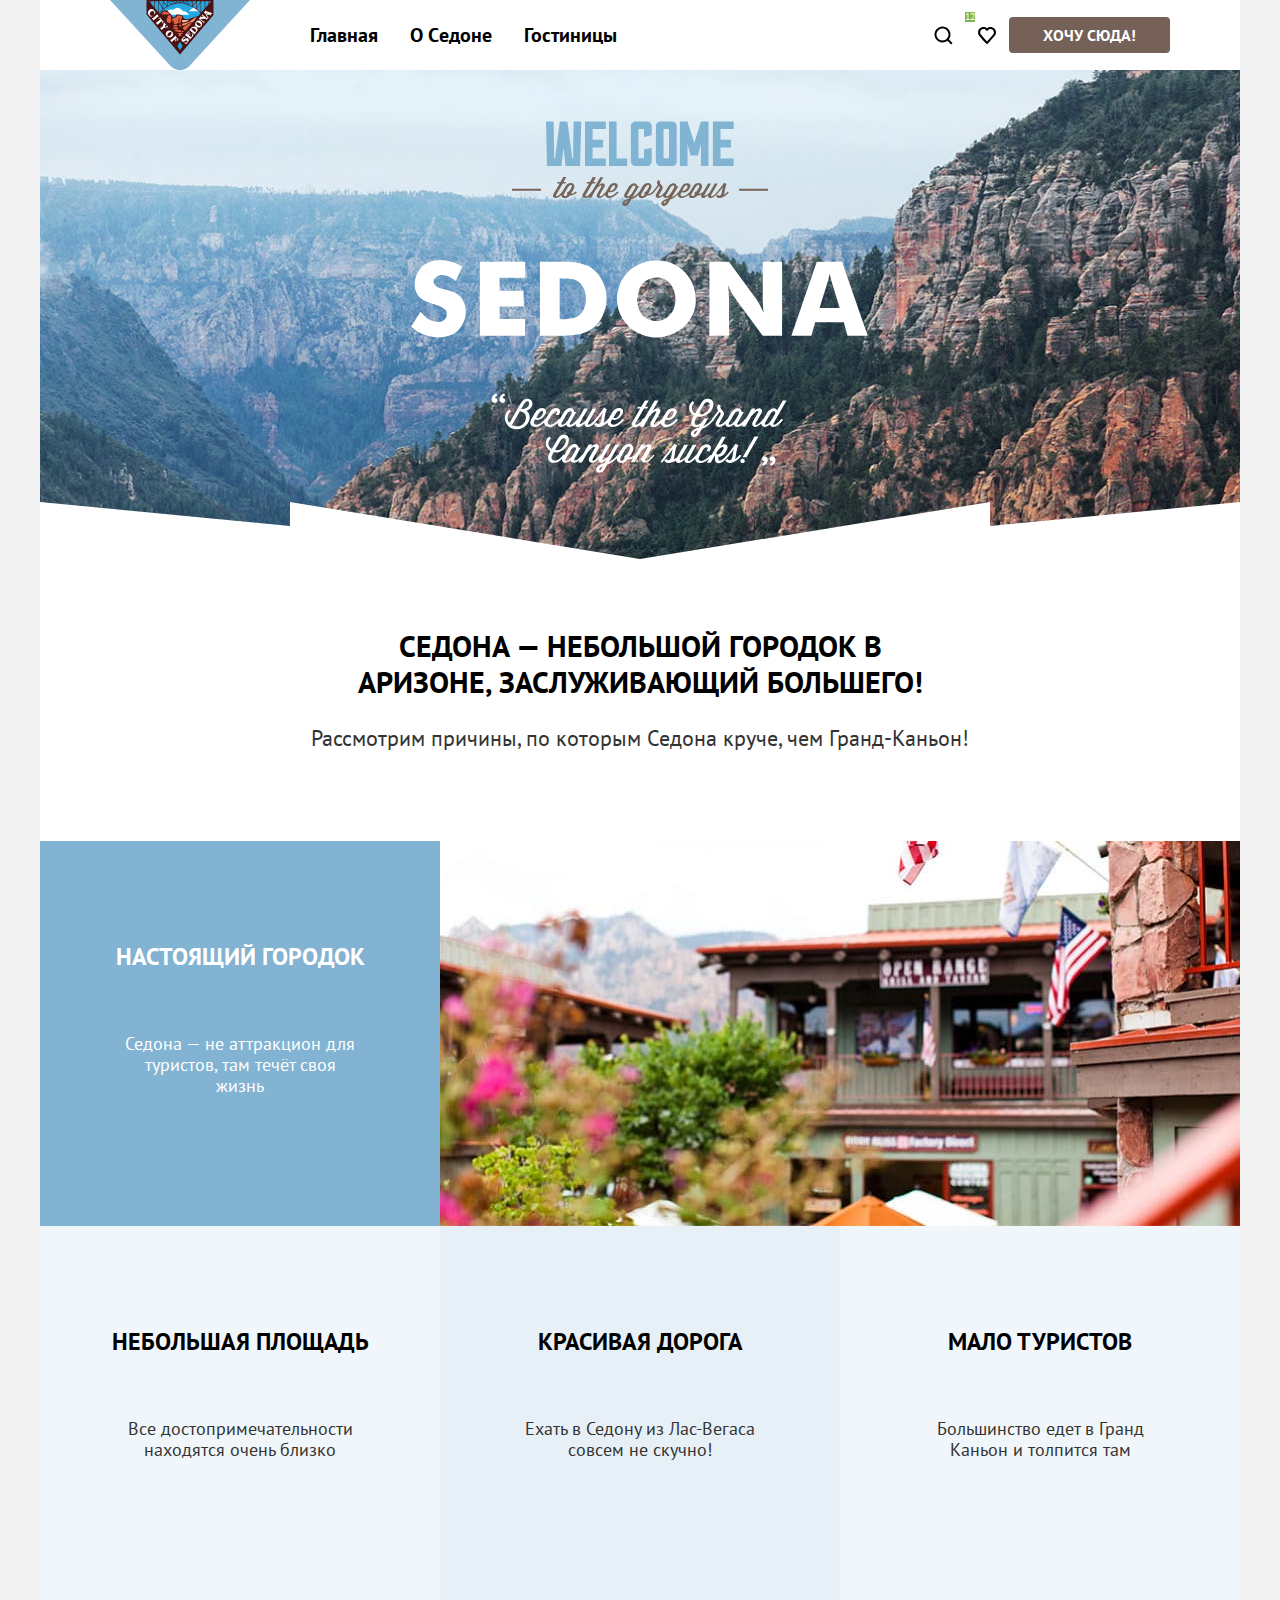
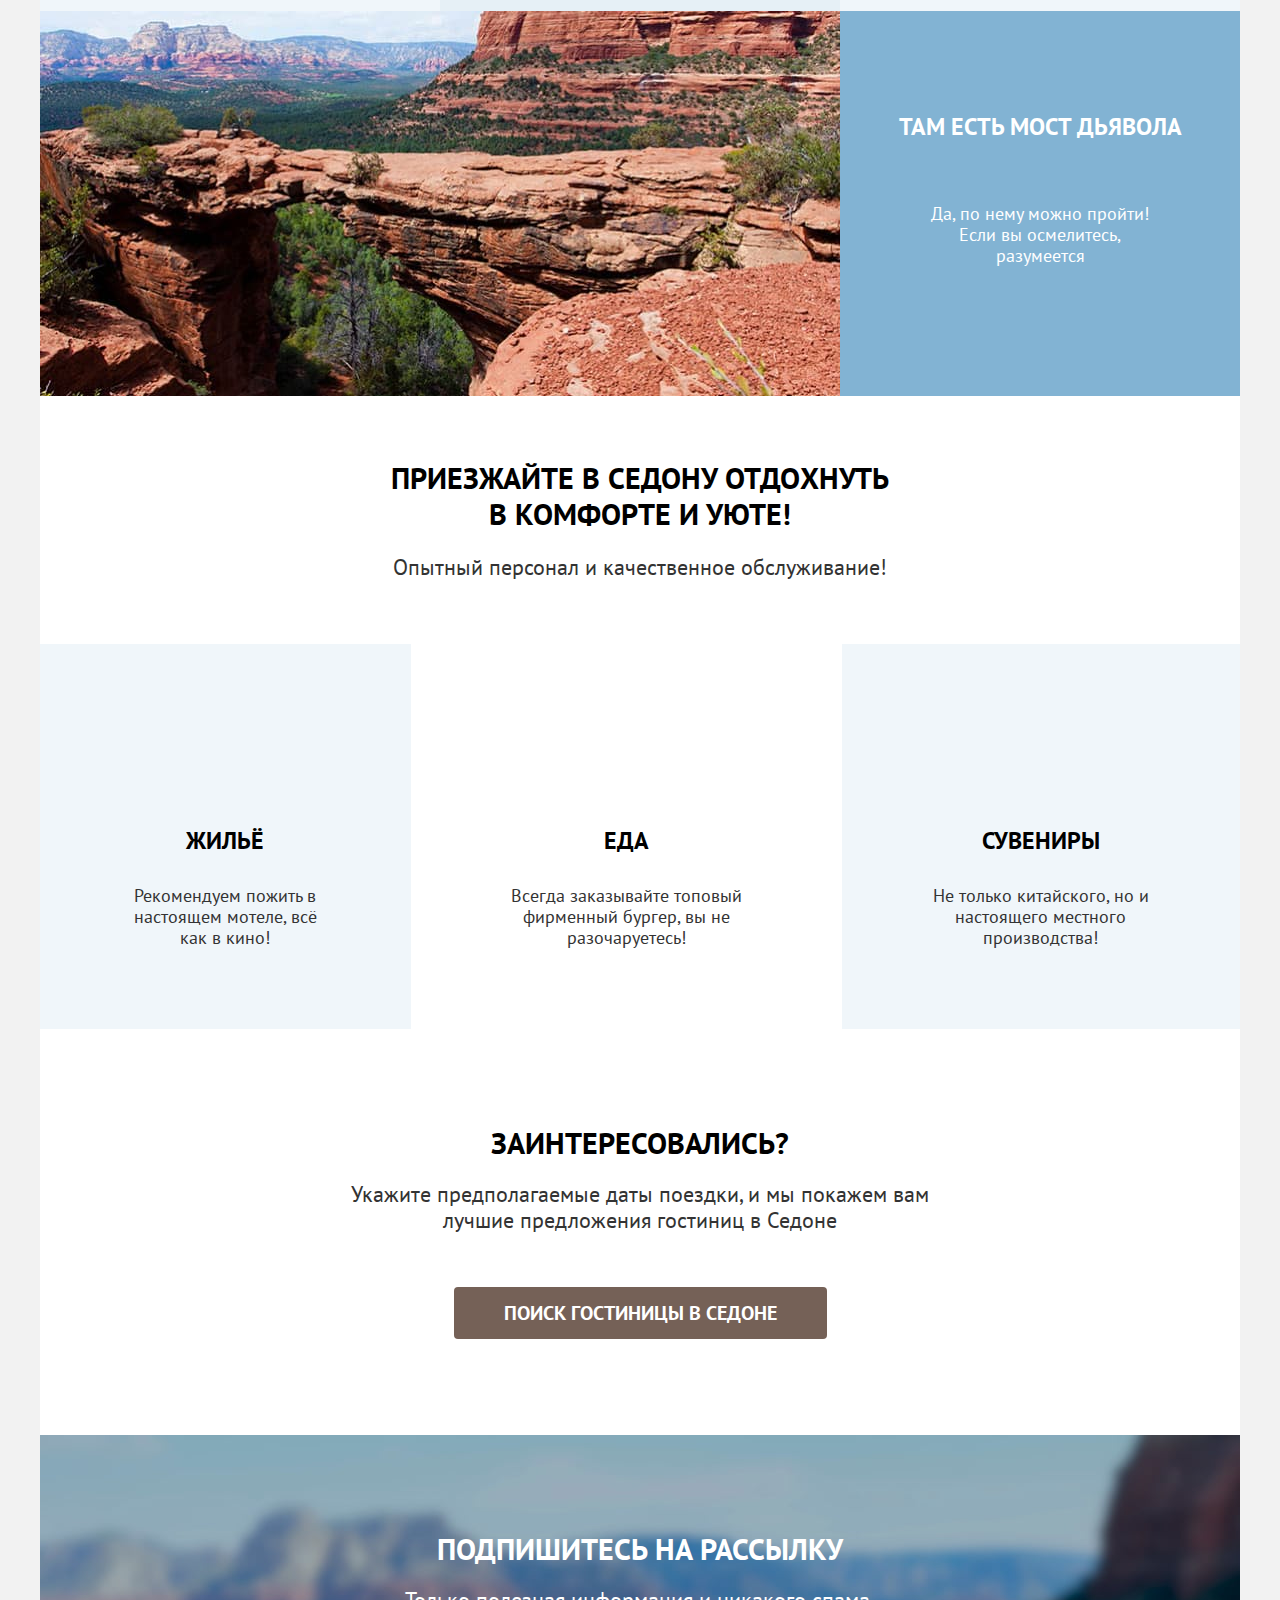
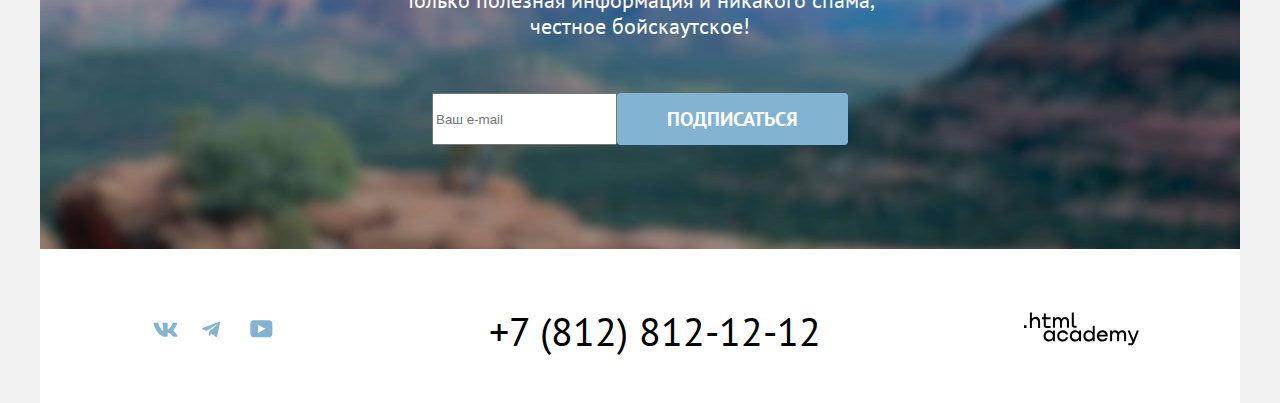
<file: 5/index.html>
<!DOCTYPE html>
<html lang="ru">
  <head>
    <meta charset="utf-8">
    <title>HTML Academy: Седона</title>
    <link rel="stylesheet" href="styles/styles.css">
    <base href="https://htmlacademy-htmlcss.github.io/2002729-sedona-37/5/">
</head>
  <body>
    <div class="page-container">
    <header class="page-header">
      <nav class="navigation">
        <a class="navigation-logo-link">
        <img class="navigation-logo-img" src="images/logo.svg" width="140" height="70" alt="Логотип городка Седона">
        </a>

        <ul class="navigation-list">
          <li class="navigation-item">
            <a class="navigation-link" href="">Главная</a>
          </li>
          <li class="navigation-item">
            <a class="navigation-link" href="">О Cедоне</a>
          </li>
          <li class="navigation-item">
            <a class="navigation-link" href="catalog.html">Гостиницы</a>
          </li>
        </ul>
        <ul class="navigation-user">
          <li class="navigation-user-item">
            <a class="navigation-user-link search" href="">
              <span class="visually-hidden">Поиск</span>
            </a>
          </li>
          <li class="navigation-user-item">
            <a class="navigation-user-link like" href="">
              <span class="visually-hidden">Избранное</span>
              <p class="like-number color-white">12</p>
            </a>
          </li>
        </ul>
      <button class="button button-nav button-brown" type="button">Хочу сюда!</button>
      </nav>
    </header>
    <main class="main-index">
      <h1 class="visually-hidden">Городок Седона</h1>
      <section class="hero">
        <img src="images/welcome.svg" width="458" height="352" alt="Welcome To the gorgeous Sedona">
      </section>
      <section class="advantages">
      <p class="advantages-heading">Седона — небольшой городок в Аризоне, заслуживающий большего!</p>
      <p class="advantages-text">Рассмотрим причины, по которым Седона круче, чем Гранд-Каньон!</p>
        <h2 class="visually-hidden">Преимущества</h2>
         <ul class="advantages-list">
          <li class="advantages-item color-white background-blue advantages-width">
            <div class="advantages-wrapper">
              <h3 class="advantages-title">Настоящий городок</h3>
              <p class="advantages-description">Седона — не аттракцион для туристов, там течёт своя жизнь</p>
            </div>
            <img class="advantages-images" src="images/photo-1.jpg" width="800" height="385" alt="Городок Седона на фоне гор">
          </li>
          <li class="advantages-item background-light-blue">
              <h3 class="advantages-title">Небольшая площадь</h3>
              <p class="advantages-description">Все достопримечательности находятся очень близко</p>
          </li>
          <li class="advantages-item background-medium-blue">
            <h3 class="advantages-title">Красивая дорога</h3>
            <p class="advantages-description">Ехать в Седону из Лас-Вегаса совсем не скучно!</p>
          </li>
          <li class="advantages-item background-light-blue">
            <h3 class="advantages-title">Мало туристов</h3>
            <p class="advantages-description">Большинство едет в Гранд Каньон и толпится там</p>
          </li>
          <li class="advantages-item color-white background-blue advantages-width advantages-reverse">
            <div class="advantages-wrapper">
              <h3 class="advantages-title">Там есть мост дьявола</h3>
              <p class="advantages-description">Да, по нему можно пройти! Если вы осмелитесь, разумеется</p>
            </div>
            <img class="advantages-images" src="images/photo-2.jpg" width="800" height="385" alt="Мост дьявола в Седоне">
          </li>
         </ul>
      </section>
      <section class="services">
        <h2 class="visually-hidden">Услуги</h2>
        <p class="services-heading">Приезжайте в Седону отдохнуть в комфорте и уюте!</p>
        <p class="services-text">Опытный персонал и качественное обслуживание!</p>
        <ul class="services-list">
          <li class="services-item background-light-blue">
            <h3 class="services-title">Жильё</h3>
            <p class="services-description">Рекомендуем пожить в настоящем мотеле, всё как в кино!</p>
          </li>
          <li class="services-item">
            <h3 class="services-title">Еда</h3>
            <p class="services-description">Всегда заказывайте топовый фирменный бургер, вы не разочаруетесь!</p>
          </li>
          <li class="services-item background-light-blue">
            <h3 class="services-title">Сувениры</h3>
            <p class="services-description">Не только китайского, но и настоящего местного производства!</p>
          </li>
         </ul>
      </section>
      <section class="booking">
        <h2 class="visually-hidden">Бронирование</h2>
        <p class="booking-heading">Заинтересовались?</p>
        <p class="booking-text">Укажите предполагаемые даты поездки, и мы покажем вам лучшие предложения гостиниц в Седоне</p>
        <button class=" button button-brown button-booking">Поиск гостиницы в седоне</button>
      </section>
      <section class="subscribe subscribe-background color-white">
        <h2 class="subscribe-heading">Подпишитесь на рассылку</h2>
        <p class="subscribe-text">Только полезная информация и никакого спама, честное бойскаутское!</p>
        <form class="subscribe-form" action="https://echo.htmlacademy.ru">
          <label class="visually-hidden" for="newsletter-email">Email</label>
          <input type="email" name="e-mail" placeholder="Ваш e-mail"  id="newsletter-email" required>
          <button class="button button-subscribe button-blue" type="submit">Подписаться</button>
        </form>
      </section>
    </main>
    <footer class="main-footer">
      <h2 class="visually-hidden">Контакты</h2>
      <ul class="social-list">
        <li class="social-item social-vk">
          <a class="social-link" href="https://vk.com/htmlacademy">
            <span class="visually-hidden">Вконтакте</span>
            <svg xmlns="http://www.w3.org/2000/svg" width="25" height="15" fill="none"><path fill="#83B3D3" fill-rule="evenodd" d="M24.12 1.8c.16-.54 0-.94-.8-.94H20.7c-.67 0-.98.34-1.15.73 0 0-1.33 3.2-3.22 5.27-.61.6-.9.8-1.23.8-.16 0-.41-.2-.41-.75v-5.1c0-.66-.19-.95-.74-.95H9.82c-.42 0-.67.3-.67.59 0 .62.95.76 1.04 2.51v3.8c0 .83-.15.98-.48.98-.9 0-3.06-3.2-4.34-6.88-.25-.72-.5-1-1.18-1H1.57c-.75 0-.9.34-.9.73 0 .68.89 4.07 4.14 8.55 2.17 3.06 5.23 4.72 8 4.72 1.68 0 1.88-.37 1.88-1v-2.32c0-.74.16-.88.7-.88.38 0 1.05.19 2.6 1.66 1.79 1.75 2.08 2.54 3.08 2.54h2.63c.75 0 1.12-.37.9-1.1-.23-.72-1.08-1.77-2.2-3.02-.62-.71-1.54-1.48-1.82-1.86-.39-.5-.28-.71 0-1.15 0 0 3.2-4.42 3.54-5.93Z" clip-rule="evenodd"/></svg>
          </a>
        </li>
        <li class="social-item social-telegram">
          <a class="social-link" href="https://t.me/htmlacademy">
            <span class="visually-hidden">Телеграм</span>
            <svg xmlns="http://www.w3.org/2000/svg" width="18" height="16" fill="none"><path fill="#83B3D3" d="M16.79.96.84 7.1c-1.09.44-1.08 1.05-.2 1.32l4.1 1.28 9.47-5.98c.44-.27.85-.13.52.17l-7.68 6.93-.28 4.22c.41 0 .6-.2.83-.41l1.99-1.94 4.13 3.06c.77.42 1.31.2 1.5-.71l2.72-12.8c.28-1.1-.43-1.61-1.16-1.28Z"/></svg>
          </a>
        </li>
        <li class="contacts-item social-youtube">
          <a class="social-link" href="https://www.youtube.com/user/htmlacademyru">
            <span class="visually-hidden">Ютуб</span>
            <svg xmlns="http://www.w3.org/2000/svg" width="23" height="18" fill="none"><path fill="#83B3D3" d="M18.94.36H3.51C1.65.36.33 1.95.33 3.76v10.09c0 1.91 1.32 3.5 3.18 3.5h15.65c1.64 0 3.17-1.59 3.17-3.4V3.76c-.22-1.8-1.53-3.4-3.39-3.4ZM7.99 12.89V4.82l7.34 4.04-7.34 4.03Z"/></svg>
          </a>
        </li>
      </ul>
      <p class="tel">
        <a class="tel-link" href="tel:+78128121212">+7 (812) 812-12-12</a>
      </p>
      <p class="logo-html-academy">
          <a href="https://htmlacademy.ru/">
            <span class="visually-hidden">Лого HTML Academy</span>
            <svg xmlns="http://www.w3.org/2000/svg" width="115" height="34" fill="none"><path fill="#000" d="M0 13.3v2.6h2.5v-2.6H0ZM11.6 4.9c-1.6 0-2.8.7-3.6 1.7h-.1V.4h-2v15.5h2v-5.3C7.9 8.5 9.2 7 11.2 7c1.8 0 2.9 1.4 2.9 3.2v5.7h2V9.8c.1-3-1.8-5-4.5-5ZM26.6 5.2h-4.8V1.5h-2v3.8h-1.9v2h1.9v6c0 1.7 1 2.7 2.7 2.7h4.1v-2h-3.7c-.7 0-1.1-.4-1.1-1.1V7.2h4.8v-2ZM41.1 5c-1.6 0-2.9.8-3.5 2h-.1a3.7 3.7 0 0 0-3.4-2c-1.4 0-2.5.8-3.1 1.8h-.1V5.2H29v10.6h2v-5.4c0-2 1-3.5 2.6-3.5 1.5 0 2.4 1 2.4 2.6v6.3h2v-5.6c0-2.4 1.4-3.3 2.6-3.3 1.5 0 2.4 1 2.4 2.6v6.3h2V9.3c.1-2.5-1.4-4.3-3.9-4.3ZM47.8 13c0 1.8 1 2.8 2.8 2.8h2v-2h-1.7c-.7 0-1.1-.4-1.1-1.1V.4h-2V13ZM28.9 20a4.9 4.9 0 0 0-3.9-1.7c-3.1 0-5.4 2.3-5.4 5.6s2.3 5.6 5.4 5.6c1.8 0 3-.8 3.8-2h.1v1.7h2V18.6h-2V20Zm-3.6 7.5a3.5 3.5 0 0 1-3.6-3.6c0-2 1.4-3.6 3.6-3.6s3.6 1.6 3.6 3.6c0 1.9-1.4 3.6-3.6 3.6ZM44.2 22.4c-.5-2.4-2.6-4.1-5.4-4.1a5.4 5.4 0 0 0-5.6 5.6c0 3 2.2 5.6 5.6 5.6 2.8 0 4.9-1.8 5.4-4.2h-2.1a3.4 3.4 0 0 1-3.3 2.3 3.5 3.5 0 0 1-3.6-3.6c0-2 1.4-3.6 3.6-3.6 1.6 0 2.8 1 3.3 2.2h2.1v-.2ZM55.1 20a4.9 4.9 0 0 0-3.9-1.7c-3.1 0-5.4 2.3-5.4 5.6s2.3 5.6 5.4 5.6c1.8 0 3-.8 3.8-2h.1v1.7h2V18.6h-2V20Zm-3.6 7.5a3.5 3.5 0 0 1-3.6-3.6c0-2 1.4-3.6 3.6-3.6s3.6 1.6 3.6 3.6c0 1.9-1.5 3.6-3.6 3.6ZM68.7 20.2a5 5 0 0 0-3.9-2c-3.1 0-5.4 2.4-5.4 5.7 0 3.3 2.2 5.6 5.4 5.6 1.7 0 3-.8 3.8-1.8h.1v1.5h2V13.8h-2v6.4Zm-3.6 7.3a3.5 3.5 0 0 1-3.6-3.6c0-2 1.4-3.6 3.6-3.6s3.6 1.6 3.6 3.6c-.1 2-1.5 3.6-3.6 3.6ZM78.3 18.3a5.4 5.4 0 0 0-5.5 5.6c0 3 2.1 5.6 5.5 5.6 2.5 0 4.5-1.3 5.2-3.6h-2.1c-.5 1-1.6 1.6-3 1.6-1.9 0-3.3-1.3-3.4-3h8.8c.2-3.5-2-6.2-5.5-6.2Zm0 1.9c1.7 0 3 1 3.3 2.6h-6.5a3.2 3.2 0 0 1 3.2-2.6ZM98.2 18.3a4 4 0 0 0-3.6 2h-.1c-.6-1.2-1.8-2-3.4-2-1.4 0-2.5.7-3.1 1.8v-1.5h-1.9v10.6h2v-5.4c0-2 1-3.4 2.6-3.5 1.5 0 2.4 1 2.4 2.6v6.3h2v-5.6c0-2.4 1.4-3.3 2.6-3.3 1.5 0 2.4 1 2.4 2.6v6.3h2v-6.5c.1-2.6-1.4-4.4-3.9-4.4ZM109.4 27.4l-3.6-9h-2.2l4.8 11.7c-.3.9-.7 1.2-1.7 1.2h-2.5v2h2.5c1.8 0 2.8-.8 3.5-2.6l4.7-12.2h-2.1l-3.4 8.9Z"/></svg>
          </a>
      </p>
    </footer>
    </div>
  </body>
</html>
</file>
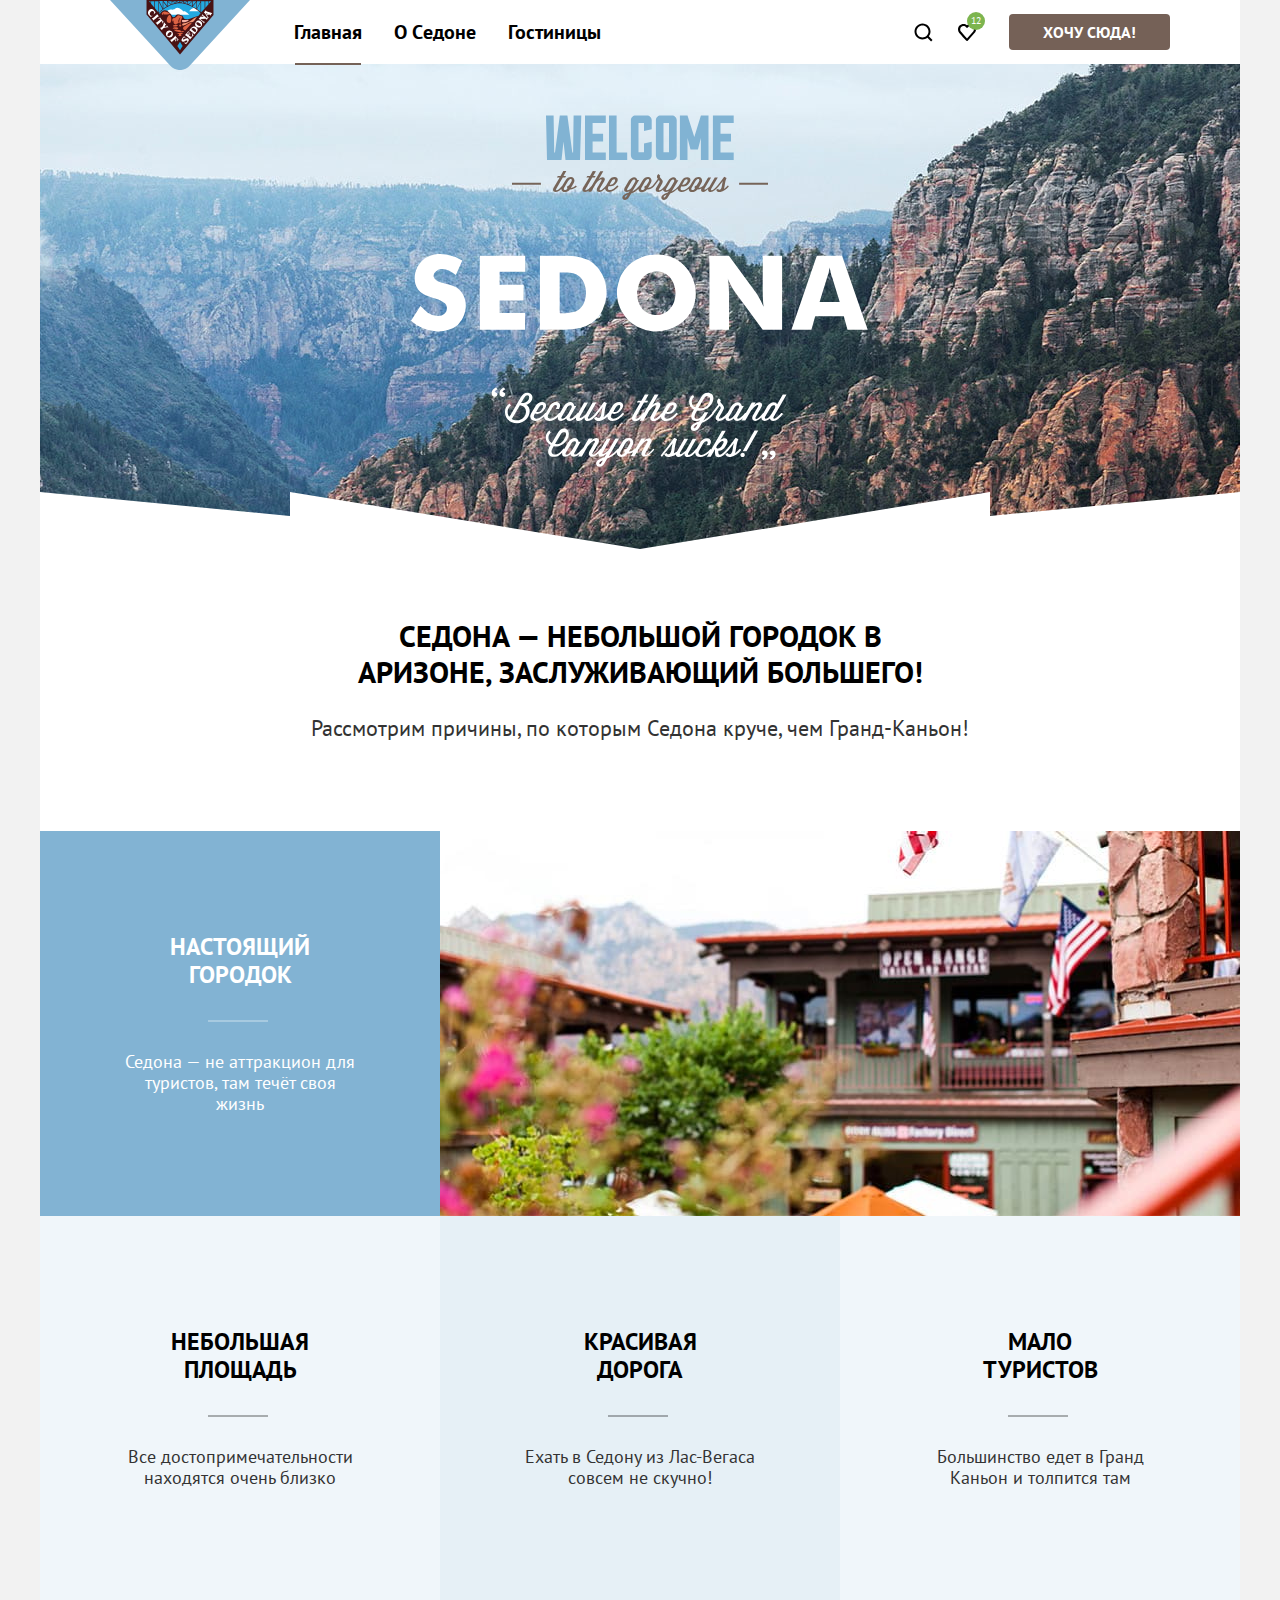
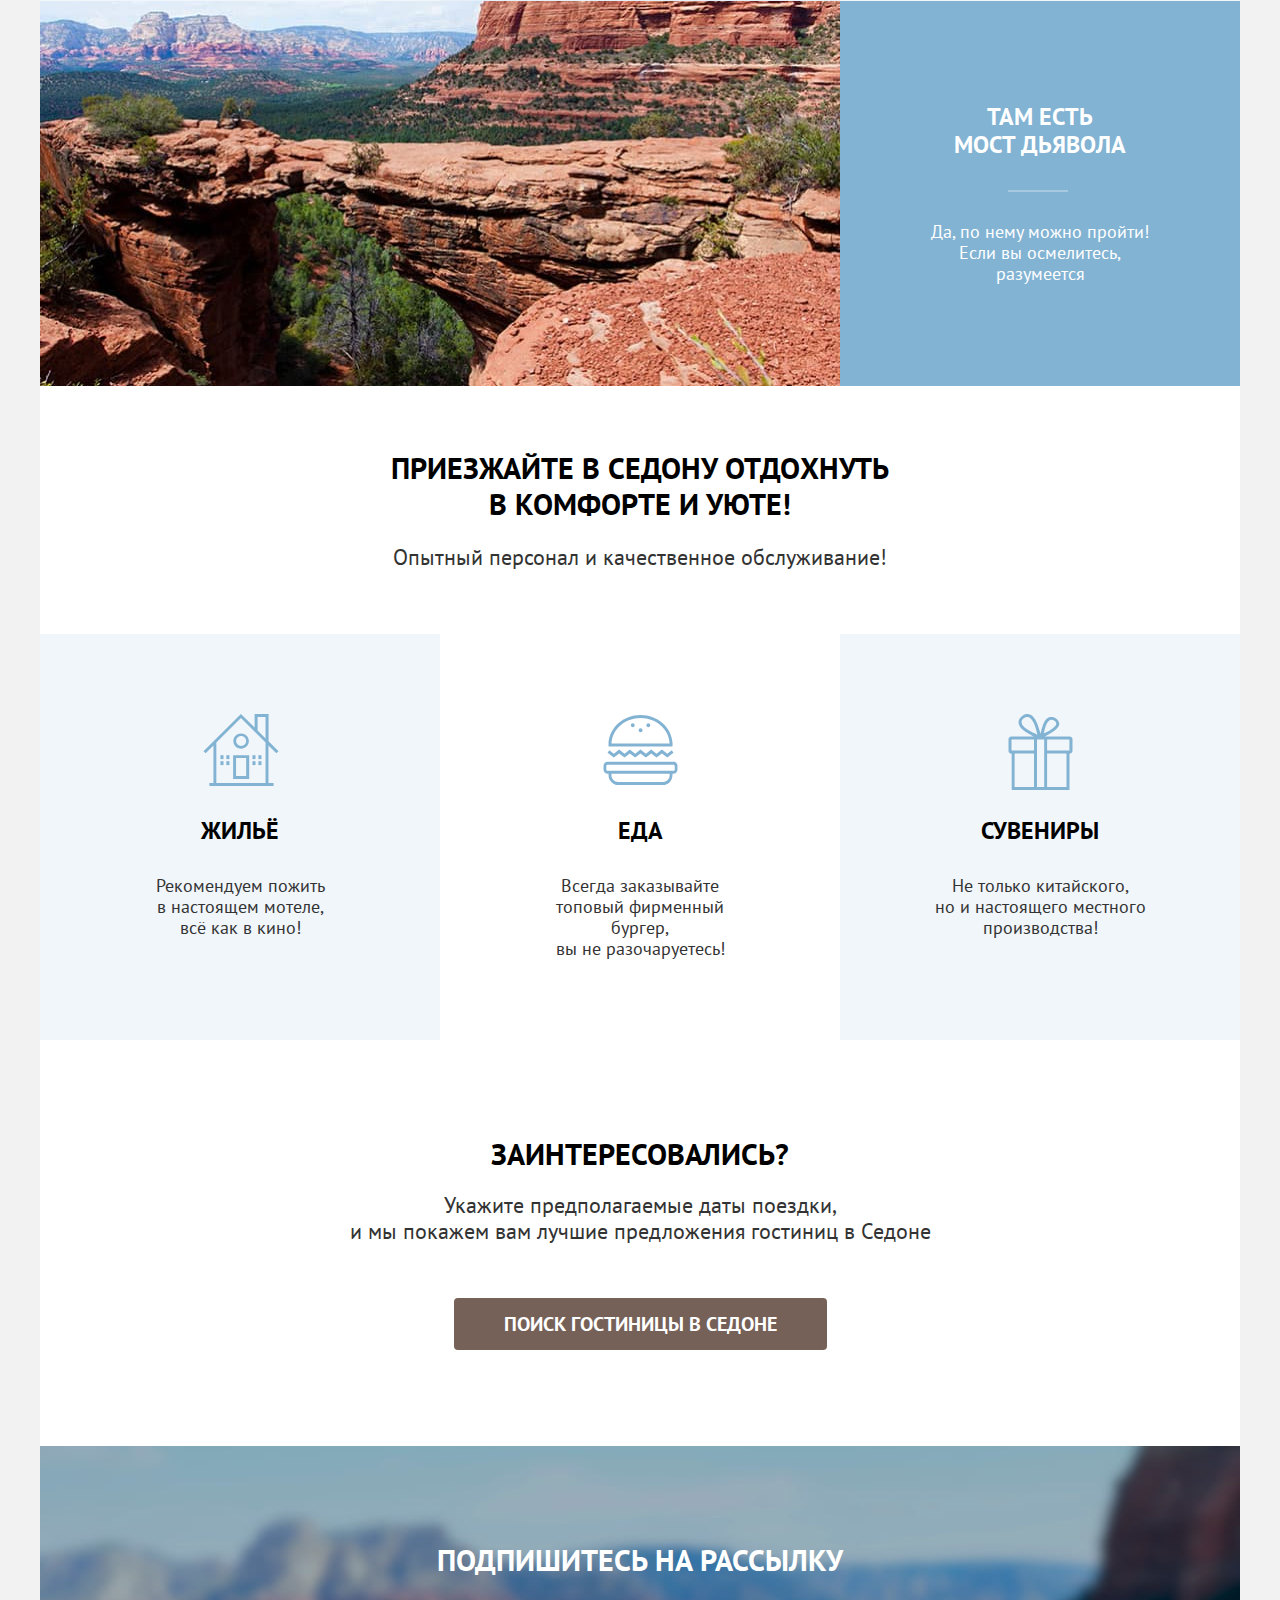
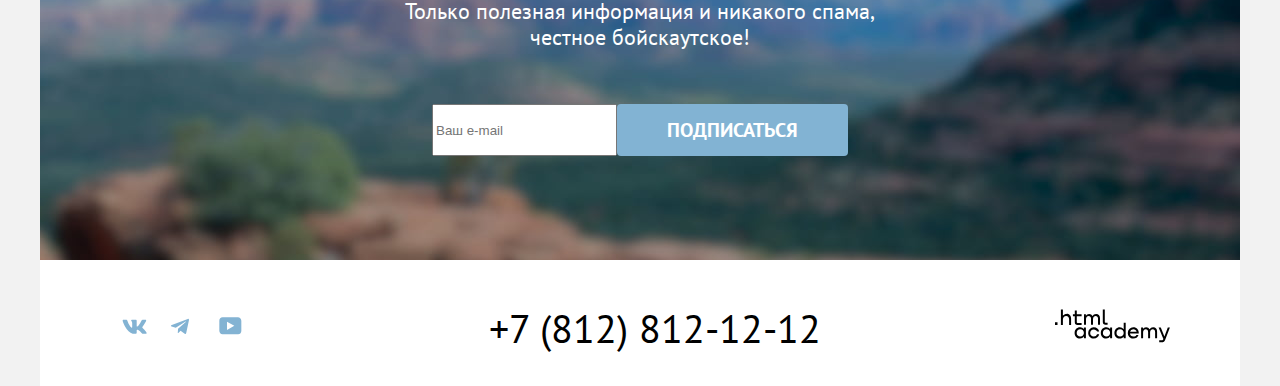
<file: 6/index.html>
<!DOCTYPE html>
<html lang="ru">
  <head>
    <meta charset="utf-8">
    <title>HTML Academy: Седона</title>
    <link rel="stylesheet" href="styles/styles.css">
    <base href="https://htmlacademy-htmlcss.github.io/2002729-sedona-37/6/">
</head>
  <body>
    <div class="page-container">
    <header class="page-header">
      <nav class="navigation">
        <a class="navigation-logo-link" href="">
        <img class="navigation-logo-img" src="images/logo-sedona.svg" width="140" height="70" alt="Логотип городка Седона">
        </a>

        <ul class="navigation-list">
          <li class="navigation-item">
            <a class="navigation-link navigation-link-current" href="">Главная</a>
          </li>
          <li class="navigation-item">
            <a class="navigation-link" href="">О Cедоне</a>
          </li>
          <li class="navigation-item">
            <a class="navigation-link" href="catalog.html">Гостиницы</a>
          </li>
        </ul>
        <ul class="navigation-user">
          <li class="navigation-user-item">
            <a class="navigation-user-link search" href="">
              <span class="visually-hidden">Поиск</span>
            </a>
          </li>
          <li class="navigation-user-item">
            <a class="navigation-user-link like" href="">
              <span class="visually-hidden">Избранное</span>
              <p class="like-number color-white">12</p>
            </a>
          </li>
        </ul>
      <button class="button button-nav button-brown" type="button">Хочу сюда!</button>
      </nav>
    </header>
    <main class="main-index">
      <h1 class="visually-hidden">Городок Седона</h1>
      <section class="hero">
        <img src="images/welcome.svg" width="458" height="352" alt="Welcome To the gorgeous Sedona">
      </section>
      <section class="advantages">
      <p class="advantages-heading">Седона — небольшой городок в Аризоне, заслуживающий большего!</p>
      <p class="advantages-text">Рассмотрим причины, по которым Седона круче, чем Гранд-Каньон!</p>
        <h2 class="visually-hidden">Преимущества</h2>
         <ul class="advantages-list">
          <li class="advantages-item color-white background-blue advantages-picture">
            <div class="advantages-wrapper">
              <h3 class="advantages-title">Настоящий городок</h3>
              <p class="advantages-description">Седона — не аттракцион для туристов, там течёт своя жизнь</p>
            </div>
            <img class="advantages-images" src="images/photo-1.jpg" width="800" height="385" alt="Городок Седона на фоне гор">
          </li>
          <li class="advantages-item background-light-blue">
              <h3 class="advantages-title">Небольшая площадь</h3>
              <p class="advantages-description">Все достопримечательности находятся очень близко</p>
          </li>
          <li class="advantages-item background-medium-blue">
            <h3 class="advantages-title">Красивая дорога</h3>
            <p class="advantages-description">Ехать в Седону из Лас-Вегаса совсем не скучно!</p>
          </li>
          <li class="advantages-item background-light-blue">
            <h3 class="advantages-title">Мало<br>туристов</h3>
            <p class="advantages-description">Большинство едет в Гранд Каньон и толпится там</p>
          </li>
          <li class="advantages-item color-white background-blue advantages-picture advantages-reverse">
            <div class="advantages-wrapper">
              <h3 class="advantages-title">Там есть мост&nbsp;дьявола</h3>
              <p class="advantages-description">Да, по нему можно пройти! Если вы осмелитесь, разумеется</p>
            </div>
            <img class="advantages-images" src="images/photo-2.jpg" width="800" height="385" alt="Мост дьявола в Седоне">
          </li>
         </ul>
      </section>
      <section class="services">
        <h2 class="visually-hidden">Услуги</h2>
        <p class="services-heading">Приезжайте в Седону отдохнуть в комфорте и уюте!</p>
        <p class="services-text">Опытный персонал и качественное обслуживание!</p>
        <ul class="services-list">
          <li class="services-item services-home background-light-blue">
            <h3 class="services-title">Жильё</h3>
            <p class="services-description">Рекомендуем пожить <br> в настоящем мотеле, <br> всё как в кино!</p>
          </li>
          <li class="services-item services-food">
            <h3 class="services-title">Еда</h3>
            <p class="services-description">Всегда заказывайте <br>топовый фирменный бургер, <br>вы не разочаруетесь!</p>
          </li>
          <li class="services-item services-gift background-light-blue">
            <h3 class="services-title">Сувениры</h3>
            <p class="services-description">Не только китайского, <br>но и настоящего местного производства!</p>
          </li>
         </ul>
      </section>
      <section class="booking">
        <h2 class="visually-hidden">Бронирование</h2>
        <p class="booking-heading">Заинтересовались?</p>
        <p class="booking-text">Укажите предполагаемые даты поездки,<br> и мы покажем вам лучшие предложения гостиниц в Седоне</p>
        <button class=" button button-brown button-booking">Поиск гостиницы в седоне</button>
      </section>
      <section class="subscribe subscribe-background color-white">
        <h2 class="subscribe-heading">Подпишитесь на рассылку</h2>
        <p class="subscribe-text">Только полезная информация и никакого спама, честное бойскаутское!</p>
        <form class="subscribe-form" action="https://echo.htmlacademy.ru">
          <label class="visually-hidden" for="newsletter-email">Email</label>
          <input type="email" name="e-mail" placeholder="Ваш e-mail"  id="newsletter-email" required>
          <button class="button button-subscribe button-blue" type="submit">Подписаться</button>
        </form>
      </section>
    </main>
    <footer class="main-footer">
      <h2 class="visually-hidden">Контакты</h2>
      <ul class="social-list">
        <li class="social-item">
          <a class="social-link" href="https://vk.com/htmlacademy">
            <span class="visually-hidden">Вконтакте</span>
            <svg xmlns="http://www.w3.org/2000/svg" width="25" height="15" fill="currentColor"><path fill-rule="evenodd" d="M24.12 1.8c.16-.54 0-.94-.8-.94H20.7c-.67 0-.98.34-1.15.73 0 0-1.33 3.2-3.22 5.27-.61.6-.9.8-1.23.8-.16 0-.41-.2-.41-.75v-5.1c0-.66-.19-.95-.74-.95H9.82c-.42 0-.67.3-.67.59 0 .62.95.76 1.04 2.51v3.8c0 .83-.15.98-.48.98-.9 0-3.06-3.2-4.34-6.88-.25-.72-.5-1-1.18-1H1.57c-.75 0-.9.34-.9.73 0 .68.89 4.07 4.14 8.55 2.17 3.06 5.23 4.72 8 4.72 1.68 0 1.88-.37 1.88-1v-2.32c0-.74.16-.88.7-.88.38 0 1.05.19 2.6 1.66 1.79 1.75 2.08 2.54 3.08 2.54h2.63c.75 0 1.12-.37.9-1.1-.23-.72-1.08-1.77-2.2-3.02-.62-.71-1.54-1.48-1.82-1.86-.39-.5-.28-.71 0-1.15 0 0 3.2-4.42 3.54-5.93Z" clip-rule="evenodd"/></svg>
          </a>
        </li>
        <li class="social-item">
          <a class="social-link" href="https://t.me/htmlacademy">
            <span class="visually-hidden">Телеграм</span>
            <svg xmlns="http://www.w3.org/2000/svg" width="18" height="16" fill="currentColor"><path d="M16.79.96.84 7.1c-1.09.44-1.08 1.05-.2 1.32l4.1 1.28 9.47-5.98c.44-.27.85-.13.52.17l-7.68 6.93-.28 4.22c.41 0 .6-.2.83-.41l1.99-1.94 4.13 3.06c.77.42 1.31.2 1.5-.71l2.72-12.8c.28-1.1-.43-1.61-1.16-1.28Z"/></svg>
          </a>
        </li>
        <li class="contacts-item">
          <a class="social-link" href="https://www.youtube.com/user/htmlacademyru">
            <span class="visually-hidden">Ютуб</span>
            <svg xmlns="http://www.w3.org/2000/svg" width="23" height="18" fill="currentColor"><path d="M18.94.36H3.51C1.65.36.33 1.95.33 3.76v10.09c0 1.91 1.32 3.5 3.18 3.5h15.65c1.64 0 3.17-1.59 3.17-3.4V3.76c-.22-1.8-1.53-3.4-3.39-3.4ZM7.99 12.89V4.82l7.34 4.04-7.34 4.03Z"/></svg>
          </a>
        </li>
      </ul>
      <p class="tel">
        <a class="tel-link" href="tel:+78128121212">+7 (812) 812-12-12</a>
      </p>
      <p class="logo-html-academy">
          <a href="https://htmlacademy.ru/" class="logo-html-academy-link">
            <span class="visually-hidden">Лого HTML Academy</span>
            <svg xmlns="http://www.w3.org/2000/svg" width="115" height="34" fill="currentColor"><path d="M0 13.3v2.6h2.5v-2.6H0ZM11.6 4.9c-1.6 0-2.8.7-3.6 1.7h-.1V.4h-2v15.5h2v-5.3C7.9 8.5 9.2 7 11.2 7c1.8 0 2.9 1.4 2.9 3.2v5.7h2V9.8c.1-3-1.8-5-4.5-5ZM26.6 5.2h-4.8V1.5h-2v3.8h-1.9v2h1.9v6c0 1.7 1 2.7 2.7 2.7h4.1v-2h-3.7c-.7 0-1.1-.4-1.1-1.1V7.2h4.8v-2ZM41.1 5c-1.6 0-2.9.8-3.5 2h-.1a3.7 3.7 0 0 0-3.4-2c-1.4 0-2.5.8-3.1 1.8h-.1V5.2H29v10.6h2v-5.4c0-2 1-3.5 2.6-3.5 1.5 0 2.4 1 2.4 2.6v6.3h2v-5.6c0-2.4 1.4-3.3 2.6-3.3 1.5 0 2.4 1 2.4 2.6v6.3h2V9.3c.1-2.5-1.4-4.3-3.9-4.3ZM47.8 13c0 1.8 1 2.8 2.8 2.8h2v-2h-1.7c-.7 0-1.1-.4-1.1-1.1V.4h-2V13ZM28.9 20a4.9 4.9 0 0 0-3.9-1.7c-3.1 0-5.4 2.3-5.4 5.6s2.3 5.6 5.4 5.6c1.8 0 3-.8 3.8-2h.1v1.7h2V18.6h-2V20Zm-3.6 7.5a3.5 3.5 0 0 1-3.6-3.6c0-2 1.4-3.6 3.6-3.6s3.6 1.6 3.6 3.6c0 1.9-1.4 3.6-3.6 3.6ZM44.2 22.4c-.5-2.4-2.6-4.1-5.4-4.1a5.4 5.4 0 0 0-5.6 5.6c0 3 2.2 5.6 5.6 5.6 2.8 0 4.9-1.8 5.4-4.2h-2.1a3.4 3.4 0 0 1-3.3 2.3 3.5 3.5 0 0 1-3.6-3.6c0-2 1.4-3.6 3.6-3.6 1.6 0 2.8 1 3.3 2.2h2.1v-.2ZM55.1 20a4.9 4.9 0 0 0-3.9-1.7c-3.1 0-5.4 2.3-5.4 5.6s2.3 5.6 5.4 5.6c1.8 0 3-.8 3.8-2h.1v1.7h2V18.6h-2V20Zm-3.6 7.5a3.5 3.5 0 0 1-3.6-3.6c0-2 1.4-3.6 3.6-3.6s3.6 1.6 3.6 3.6c0 1.9-1.5 3.6-3.6 3.6ZM68.7 20.2a5 5 0 0 0-3.9-2c-3.1 0-5.4 2.4-5.4 5.7 0 3.3 2.2 5.6 5.4 5.6 1.7 0 3-.8 3.8-1.8h.1v1.5h2V13.8h-2v6.4Zm-3.6 7.3a3.5 3.5 0 0 1-3.6-3.6c0-2 1.4-3.6 3.6-3.6s3.6 1.6 3.6 3.6c-.1 2-1.5 3.6-3.6 3.6ZM78.3 18.3a5.4 5.4 0 0 0-5.5 5.6c0 3 2.1 5.6 5.5 5.6 2.5 0 4.5-1.3 5.2-3.6h-2.1c-.5 1-1.6 1.6-3 1.6-1.9 0-3.3-1.3-3.4-3h8.8c.2-3.5-2-6.2-5.5-6.2Zm0 1.9c1.7 0 3 1 3.3 2.6h-6.5a3.2 3.2 0 0 1 3.2-2.6ZM98.2 18.3a4 4 0 0 0-3.6 2h-.1c-.6-1.2-1.8-2-3.4-2-1.4 0-2.5.7-3.1 1.8v-1.5h-1.9v10.6h2v-5.4c0-2 1-3.4 2.6-3.5 1.5 0 2.4 1 2.4 2.6v6.3h2v-5.6c0-2.4 1.4-3.3 2.6-3.3 1.5 0 2.4 1 2.4 2.6v6.3h2v-6.5c.1-2.6-1.4-4.4-3.9-4.4ZM109.4 27.4l-3.6-9h-2.2l4.8 11.7c-.3.9-.7 1.2-1.7 1.2h-2.5v2h2.5c1.8 0 2.8-.8 3.5-2.6l4.7-12.2h-2.1l-3.4 8.9Z"/></svg>
          </a>
      </p>
    </footer>
    </div>
  </body>
</html>
</file>
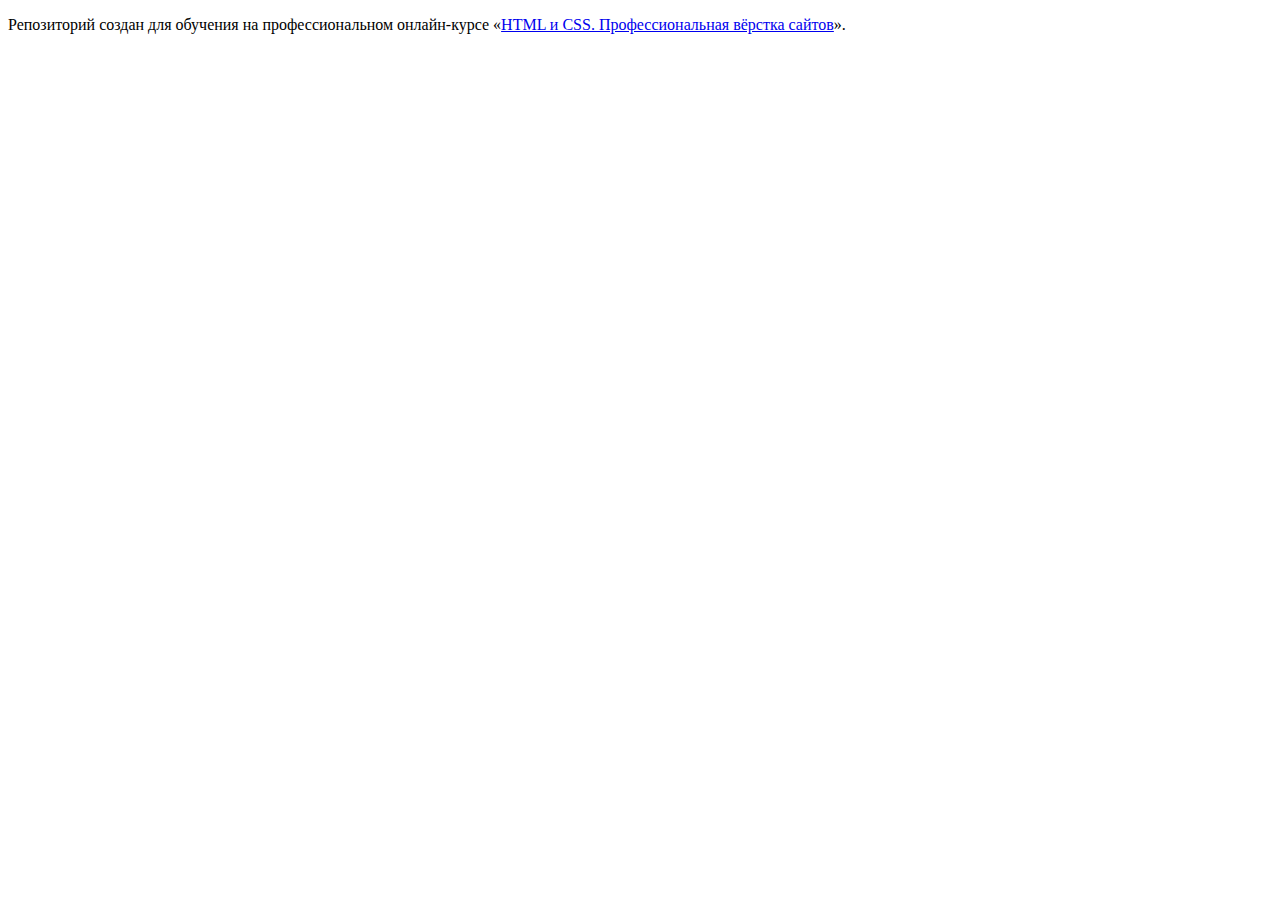
<file: master/index.html>
<!DOCTYPE html>
<html lang="ru">
  <head>
    <meta charset="utf-8">
    <title>HTML Academy: Седона</title>
    <base href="https://htmlacademy-htmlcss.github.io/2002729-sedona-37/master/">
</head>
  <body>

    <p>Репозиторий создан для обучения на профессиональном онлайн‑курсе «<a href="https://htmlacademy.ru/intensive/htmlcss">HTML и CSS. Профессиональная вёрстка сайтов</a>».</p>

  </body>
</html>
</file>
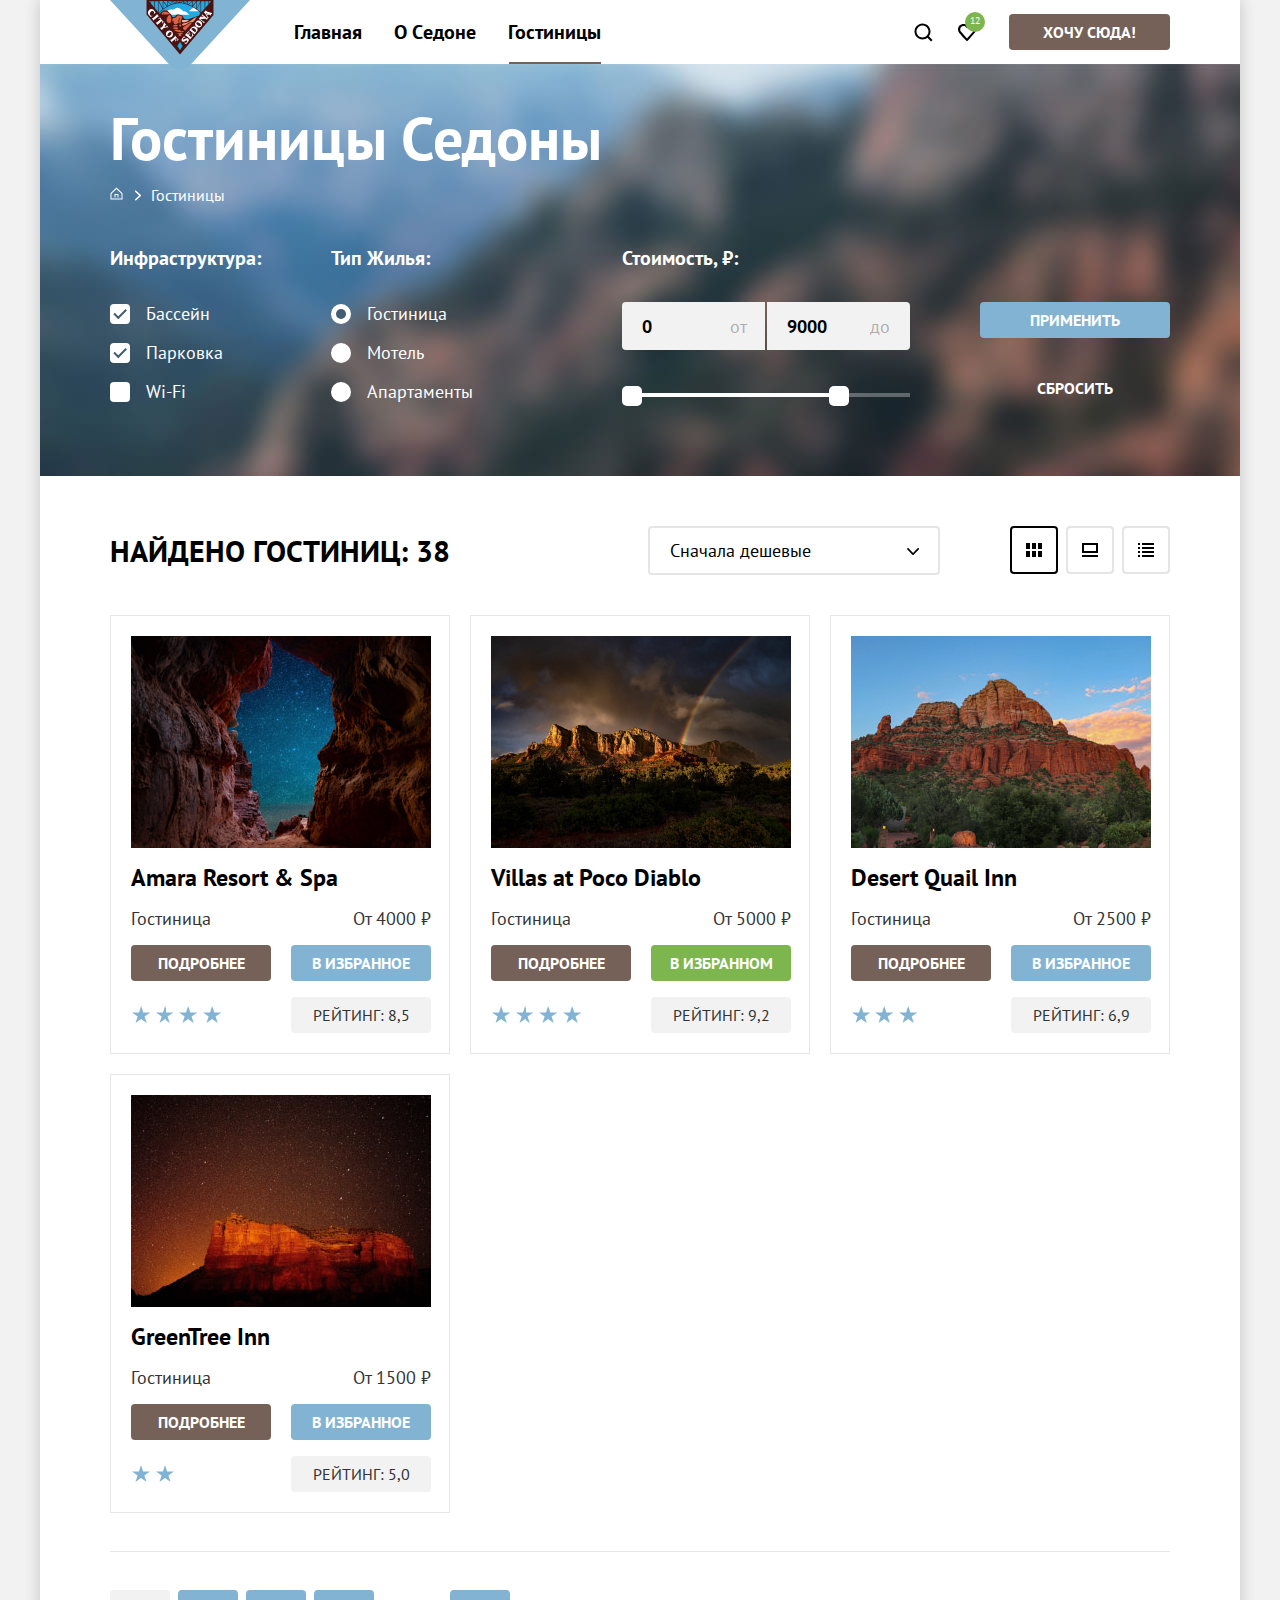
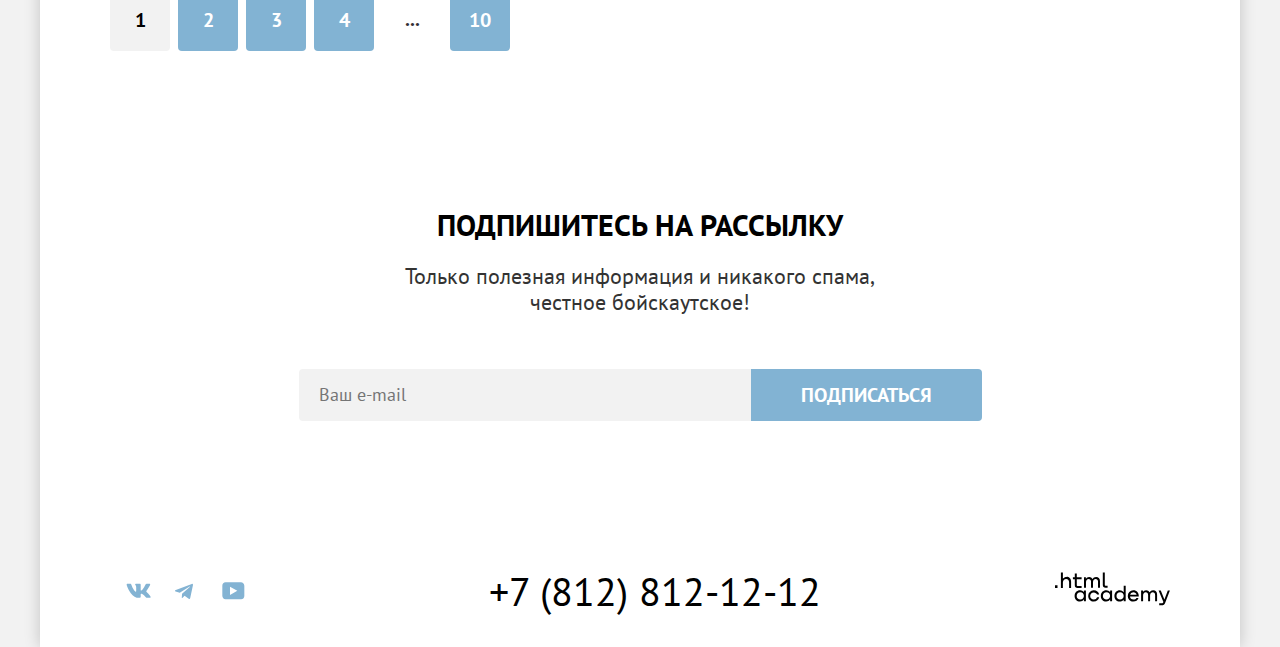
<file: catalog.html>
<!DOCTYPE html>
<html lang="ru">
  <head>
    <meta charset="utf-8">
    <title>Каталог</title>
    <link rel="stylesheet" href="styles/styles.css">
    <link rel="icon" href="favicon.ico">
    <link rel="icon" type="image/png" href="images/favicon.png">
  </head>
  <body>
    <div class="page-container">
    <header class="page-header" data-test="header">
      <nav class="navigation">
        <a class="navigation-logo-link" href="index.html">
        <img class="navigation-logo-img" src="images/logo-sedona.svg" width="140" height="70" alt="Логотип городка Седона">
        </a>

        <ul class="navigation-list">
          <li class="navigation-item">
            <a class="navigation-link" href="index.html">Главная</a>
          </li>
          <li class="navigation-item">
            <a class="navigation-link" href="">О Cедоне</a>
          </li>
          <li class="navigation-item">
            <a class="navigation-link navigation-link-current" href="">Гостиницы</a>
          </li>
        </ul>
        <ul class="navigation-user">
          <li class="navigation-user-item ">
            <a class="navigation-user-link search" href="">
              <span class="visually-hidden">Поиск.</span>
            </a>
          </li>
          <li class="navigation-user-item">
            <a class="navigation-user-link like" href="">
              <span class="visually-hidden">Избранное.</span>
              <p class="like-number color-white">12</p>
            </a>
          </li>
        </ul>
      <button class="button button-nav button-brown">Хочу сюда!</button>
      </nav>
    </header>
    <main class="main-inner" data-test="main">
    <section class="catalog-products" data-test="filter">
      <header class="catalog-filters-header">
        <h1>Гостиницы Седоны</h1>
        <ul class="breadcrumbs">
          <li class="breadcrumbs-item">
            <a class="breadcrumbs-link breadcrumbs-link-home" href="index.html">
              <span class="visually-hidden">На главную.</span>
            </a>
          </li>
          <li class="breadcrumbs-item">
            <a class="breadcrumbs-link" href="catalog.html">Гостиницы</a>
          </li>
        </ul>
      </header>
      <h2 class="visually-hidden">Список товаров с фильтрами.</h2>
      <form class="catalog-filter" action="https://echo.htmlacademy.ru/" method="get">
        <fieldset class="catalog-filter-group catalog-filter-infrastructure">
          <legend class="catalog-filter-title">Инфраструктура:</legend>
          <ul class="catalog-filter-list">
            <li class="catalog-filter-item">
              <label class="control">
                <input class="visually-hidden control-input" type="checkbox" name="pool" checked>
                <span class="control-mark"></span>
                <span class="control-label">Бассейн</span>
              </label>
            </li>
            <li class="catalog-filter-item">
              <label class="control">
                <input class="visually-hidden control-input" type="checkbox" name="parking" checked>
                <span class="control-mark"></span>
                <span class="control-label">Парковка</span>
              </label>
            </li>
            <li class="catalog-filter-item">
              <label class="control">
                <input class="visually-hidden control-input" type="checkbox" name="Wi-Fi" >
                <span class="control-mark"></span>
                <span class="control-label">Wi-Fi</span>
              </label>
            </li>
          </ul>
        </fieldset>

        <fieldset class="catalog-filter-group catalog-filter-housing">
          <legend class="catalog-filter-title">Тип жилья:</legend>
          <ul class="catalog-filter-list">
            <li class="catalog-filter-item">
              <label class="control">
                <input class="visually-hidden control-input" type="radio" name="product-group" value="hotel" checked>
                <span class="control-mark"></span>
                <span class="control-label">Гостиница</span>
              </label>
            </li>
            <li class="catalog-filter-item">
              <label class="control">
                <input class="visually-hidden control-input" type="radio" name="product-group" value="motel">
                <span class="control-mark"></span>
                <span class="control-label">Мотель</span>
              </label>
            </li>
            <li class="catalog-filter-item">
              <label class="control">
                <input class="visually-hidden control-input" type="radio" name="product-group" value="apartments">
                <span class="control-mark"></span>
                <span class="control-label">Апартаменты</span>
              </label>
            </li>
          </ul>
        </fieldset>

        <fieldset class="catalog-filter-group catalog-filter-cost">
          <legend class="catalog-filter-title">Стоимость, ₽:</legend>
          <div class="range">
            <div class="catalog-filter-inputs-wrapper">
              <label class="catalog-filter-input">
                <input class="control-input-cost min-price" type="number" name="min-price" value="0">
                <span class="cost-span">от</span>
              </label>
              <label class="catalog-filter-input">
                <input class="control-input-cost max-price" type="number" name="max-price" value="9000">
                <span class="cost-span">до</span>
              </label>
            </div>

              <div class="range-scale">
                <div class="range-bar">
                  <button class="range-toggle min-toggle" type="button">
                    <span class="visually-hidden">Изменить минимальную цену.</span>
                  </button>
                  <button class="range-toggle max-toggle" type="button">
                    <span class="visually-hidden">Изменить максимальную цену.</span>
                  </button>
                </div>
              </div>
            </div>
        </fieldset>
        <div class="catalog-filter-buttons">
          <button class="button button-filter-accept button-blue" type="submit">Применить</button>
          <button class="button button-filter-reset" type="reset">Сбросить</button>
        </div>
      </form>
    </section>
    <section class="filter-sort">
      <h2 class="visually-hidden">Сортировка результатов.</h2>
      <p class="filter-sort-title">Найдено гостиниц: 38</p>
      <div class= "sorting sorting-type">
        <select class="sorting-control" name="sorting" aria-label="Сортировка">
          <option value="cheap">Сначала дешевые</option>
          <option value="expensive">Сначала дорогие</option>
          <option value="popular">Сначала популярные</option>
        </select>
      </div>
      <ul class="card-view-buttons">
        <li class="card-view-item">
          <button class="card-view-button card-view-button-tile card-view-button-active" type="button">
            <span class="visually-hidden">Показать плиткой.</span>
          </button>
        </li>
        <li class="card-view-item">
          <button class="card-view-button card-view-button-full" type="button">
            <span class="visually-hidden">Показать карточку целиком.</span>
          </button>
        </li>
        <li class="card-view-item">
          <button class="card-view-button card-view-button-list" type="button">
            <span class="visually-hidden">Показать списком.</span>
          </button>
        </li>
      </ul>
    </section>
    <section class="product-card" data-test="catalog">
      <h2 class="visually-hidden">Результаты поиска.</h2>
      <ul class="product-card-list">
        <li class="product-card-item">
          <a class="product-card-link" href="">
            <img class="product-card-img" src="images/hotels/hotel-1.jpg" width="300" height="212" alt="Гостиница Amara Resort & Spa">
          </a>
          <a class="product-card-link" href="">
            <h3 class="hotel-name">Amara Resort & Spa</h3>
          </a>
          <p class="hotel">Гостиница</p>
          <p class="price">От 4000 ₽</p>
          <a class="button button-product-card button-brown" href="">Подробнее</a>
          <button class="button button-product-card button-favourites button-blue" type="button">В избранное</button>
          <p class="stars-raiting stars-4">
            <span class="visually-hidden">4 звезды.</span>
          </p>
          <p class="product-cards-rating">Рейтинг: 8,5</p>
        </li>
        <li class="product-card-item">
          <a class="product-card-link" href="">
            <img class="product-card-img" src="images/hotels/hotel-2.jpg" width="300" height="212" alt="Гостиница Villas at Poco Diablo">
          </a>
          <a class="product-card-link" href="">
            <h3 class="hotel-name">Villas at Poco Diablo</h3>
          </a>
          <p class="hotel">Гостиница</p>
          <p class="price">От 5000 ₽</p>
          <a class="button button-product-card button-brown" href="#">Подробнее</a>
          <button class="button button-product-card button-favourites button-favourites-added button-green" type="button">В избранном</button>
          <p class="stars-raiting stars-4">
            <span class="visually-hidden">4 звезды.</span>
          </p>
          <p class="product-cards-rating">Рейтинг: 9,2</p>
        </li>
        <li class="product-card-item">
          <a class="product-card-link" href="">
            <img class="product-card-img" src="images/hotels/hotel-3.jpg" width="300" height="212" alt="Гостиница Desert Quail Inn">
          </a>
          <a class="product-card-link" href="">
            <h3 class="hotel-name">Desert Quail Inn</h3>
          </a>
          <p class="hotel">Гостиница</p>
          <p class="price">От 2500 ₽</p>
          <a class="button button-product-card button-brown" href="">Подробнее</a>
          <button class="button button-product-card button-favourites button-blue" type="button">В избранное</button>
          <p class="stars-raiting stars-3">
            <span class="visually-hidden">3 звезды.</span>
          </p>
          <p class="product-cards-rating">Рейтинг: 6,9</p>
        </li>
        <li class="product-card-item">
          <a class="product-card-link" href="">
            <img class="product-card-img" src="images/hotels/hotel-4.jpg" width="300" height="212" alt="Гостиница GreenTree Inn">
          </a>
          <a class="product-card-link" href="">
            <h3 class="hotel-name">GreenTree Inn</h3>
          </a>
          <p class="hotel">Гостиница</p>
          <p class="price">От 1500 ₽</p>
          <a class="button button-product-card button-brown" href="">Подробнее</a>
          <button class="button button-product-card button-favourites button-blue" type="button">В избранное</button>
          <p class="stars-raiting stars-2">
          <span class="visually-hidden">2 звезды.</span>
          </p>
          <p class="product-cards-rating">Рейтинг: 5,0</p>
        </li>
      </ul>
      <ul class="pagination">
        <li class="pagination-item">
          <a class="pagination-link pagination-current">1</a>
        </li>
        <li class="pagination-item">
          <a class="pagination-link" href="">2</a>
        </li>
        <li class="pagination-item">
          <a class="pagination-link" href="">3</a>
        </li>
        <li class="pagination-item">
          <a class="pagination-link" href="">4</a>
        </li>
        <li class="pagination-item">
          <span>...</span>
        </li>
        <li class="pagination-item">
          <a class="pagination-link" href="">10</a>
        </li>
      </ul>
    </section>
    </main>
    <section class="subscribe subscribe-catalog" data-test="subscribe">
      <h2 class="subscribe-heading">Подпишитесь на рассылку</h2>
      <p class="subscribe-text">Только полезная информация и никакого спама, честное бойскаутское!</p>
      <form class="subscribe-form" action="https://echo.htmlacademy.ru">
        <label class="visually-hidden" for="newsletter-email">Email</label>
        <input class="subscribe-input" type="email" name="e-mail" placeholder="Ваш e-mail"  id="newsletter-email" required>
        <button class="button button-blue button-subscribe" type="submit">Подписаться</button>
      </form>
    </section>
    <footer class="main-footer" data-test="footer">
    <h2 class="visually-hidden">Контакты</h2>
    <ul class="social-list">
      <li class="social-item">
        <a class="social-link" href="https://vk.com/htmlacademy">
          <span class="visually-hidden">Вконтакте</span>
          <svg xmlns="http://www.w3.org/2000/svg" width="25" height="15" fill="currentColor"><path fill-rule="evenodd" d="M24.12 1.8c.16-.54 0-.94-.8-.94H20.7c-.67 0-.98.34-1.15.73 0 0-1.33 3.2-3.22 5.27-.61.6-.9.8-1.23.8-.16 0-.41-.2-.41-.75v-5.1c0-.66-.19-.95-.74-.95H9.82c-.42 0-.67.3-.67.59 0 .62.95.76 1.04 2.51v3.8c0 .83-.15.98-.48.98-.9 0-3.06-3.2-4.34-6.88-.25-.72-.5-1-1.18-1H1.57c-.75 0-.9.34-.9.73 0 .68.89 4.07 4.14 8.55 2.17 3.06 5.23 4.72 8 4.72 1.68 0 1.88-.37 1.88-1v-2.32c0-.74.16-.88.7-.88.38 0 1.05.19 2.6 1.66 1.79 1.75 2.08 2.54 3.08 2.54h2.63c.75 0 1.12-.37.9-1.1-.23-.72-1.08-1.77-2.2-3.02-.62-.71-1.54-1.48-1.82-1.86-.39-.5-.28-.71 0-1.15 0 0 3.2-4.42 3.54-5.93Z" clip-rule="evenodd"/></svg>
        </a>
      </li>
      <li class="social-item">
        <a class="social-link" href="https://t.me/htmlacademy">
          <span class="visually-hidden">Телеграм</span>
          <svg xmlns="http://www.w3.org/2000/svg" width="18" height="16" fill="currentColor"><path d="M16.79.96.84 7.1c-1.09.44-1.08 1.05-.2 1.32l4.1 1.28 9.47-5.98c.44-.27.85-.13.52.17l-7.68 6.93-.28 4.22c.41 0 .6-.2.83-.41l1.99-1.94 4.13 3.06c.77.42 1.31.2 1.5-.71l2.72-12.8c.28-1.1-.43-1.61-1.16-1.28Z"/></svg>
        </a>
      </li>
      <li class="contacts-item">
        <a class="social-link" href="https://www.youtube.com/user/htmlacademyru">
          <span class="visually-hidden">Ютуб</span>
          <svg xmlns="http://www.w3.org/2000/svg" width="23" height="18" fill="currentColor"><path d="M18.94.36H3.51C1.65.36.33 1.95.33 3.76v10.09c0 1.91 1.32 3.5 3.18 3.5h15.65c1.64 0 3.17-1.59 3.17-3.4V3.76c-.22-1.8-1.53-3.4-3.39-3.4ZM7.99 12.89V4.82l7.34 4.04-7.34 4.03Z"/></svg>
        </a>
      </li>
    </ul>
    <p class="tel">
      <a class="tel-link" href="tel:+78128121212">+7 (812) 812-12-12</a>
    </p>
    <p class="logo-html-academy">
        <a href="https://htmlacademy.ru/" class="logo-html-academy-link">
          <span class="visually-hidden">Лого HTML Academy</span>
          <svg xmlns="http://www.w3.org/2000/svg" width="115" height="34" fill="currentColor"><path d="M0 13.3v2.6h2.5v-2.6H0ZM11.6 4.9c-1.6 0-2.8.7-3.6 1.7h-.1V.4h-2v15.5h2v-5.3C7.9 8.5 9.2 7 11.2 7c1.8 0 2.9 1.4 2.9 3.2v5.7h2V9.8c.1-3-1.8-5-4.5-5ZM26.6 5.2h-4.8V1.5h-2v3.8h-1.9v2h1.9v6c0 1.7 1 2.7 2.7 2.7h4.1v-2h-3.7c-.7 0-1.1-.4-1.1-1.1V7.2h4.8v-2ZM41.1 5c-1.6 0-2.9.8-3.5 2h-.1a3.7 3.7 0 0 0-3.4-2c-1.4 0-2.5.8-3.1 1.8h-.1V5.2H29v10.6h2v-5.4c0-2 1-3.5 2.6-3.5 1.5 0 2.4 1 2.4 2.6v6.3h2v-5.6c0-2.4 1.4-3.3 2.6-3.3 1.5 0 2.4 1 2.4 2.6v6.3h2V9.3c.1-2.5-1.4-4.3-3.9-4.3ZM47.8 13c0 1.8 1 2.8 2.8 2.8h2v-2h-1.7c-.7 0-1.1-.4-1.1-1.1V.4h-2V13ZM28.9 20a4.9 4.9 0 0 0-3.9-1.7c-3.1 0-5.4 2.3-5.4 5.6s2.3 5.6 5.4 5.6c1.8 0 3-.8 3.8-2h.1v1.7h2V18.6h-2V20Zm-3.6 7.5a3.5 3.5 0 0 1-3.6-3.6c0-2 1.4-3.6 3.6-3.6s3.6 1.6 3.6 3.6c0 1.9-1.4 3.6-3.6 3.6ZM44.2 22.4c-.5-2.4-2.6-4.1-5.4-4.1a5.4 5.4 0 0 0-5.6 5.6c0 3 2.2 5.6 5.6 5.6 2.8 0 4.9-1.8 5.4-4.2h-2.1a3.4 3.4 0 0 1-3.3 2.3 3.5 3.5 0 0 1-3.6-3.6c0-2 1.4-3.6 3.6-3.6 1.6 0 2.8 1 3.3 2.2h2.1v-.2ZM55.1 20a4.9 4.9 0 0 0-3.9-1.7c-3.1 0-5.4 2.3-5.4 5.6s2.3 5.6 5.4 5.6c1.8 0 3-.8 3.8-2h.1v1.7h2V18.6h-2V20Zm-3.6 7.5a3.5 3.5 0 0 1-3.6-3.6c0-2 1.4-3.6 3.6-3.6s3.6 1.6 3.6 3.6c0 1.9-1.5 3.6-3.6 3.6ZM68.7 20.2a5 5 0 0 0-3.9-2c-3.1 0-5.4 2.4-5.4 5.7 0 3.3 2.2 5.6 5.4 5.6 1.7 0 3-.8 3.8-1.8h.1v1.5h2V13.8h-2v6.4Zm-3.6 7.3a3.5 3.5 0 0 1-3.6-3.6c0-2 1.4-3.6 3.6-3.6s3.6 1.6 3.6 3.6c-.1 2-1.5 3.6-3.6 3.6ZM78.3 18.3a5.4 5.4 0 0 0-5.5 5.6c0 3 2.1 5.6 5.5 5.6 2.5 0 4.5-1.3 5.2-3.6h-2.1c-.5 1-1.6 1.6-3 1.6-1.9 0-3.3-1.3-3.4-3h8.8c.2-3.5-2-6.2-5.5-6.2Zm0 1.9c1.7 0 3 1 3.3 2.6h-6.5a3.2 3.2 0 0 1 3.2-2.6ZM98.2 18.3a4 4 0 0 0-3.6 2h-.1c-.6-1.2-1.8-2-3.4-2-1.4 0-2.5.7-3.1 1.8v-1.5h-1.9v10.6h2v-5.4c0-2 1-3.4 2.6-3.5 1.5 0 2.4 1 2.4 2.6v6.3h2v-5.6c0-2.4 1.4-3.3 2.6-3.3 1.5 0 2.4 1 2.4 2.6v6.3h2v-6.5c.1-2.6-1.4-4.4-3.9-4.4ZM109.4 27.4l-3.6-9h-2.2l4.8 11.7c-.3.9-.7 1.2-1.7 1.2h-2.5v2h2.5c1.8 0 2.8-.8 3.5-2.6l4.7-12.2h-2.1l-3.4 8.9Z"/></svg>
        </a>
    </p>
    </footer>
    </div>
  </body>
</html>
</file>
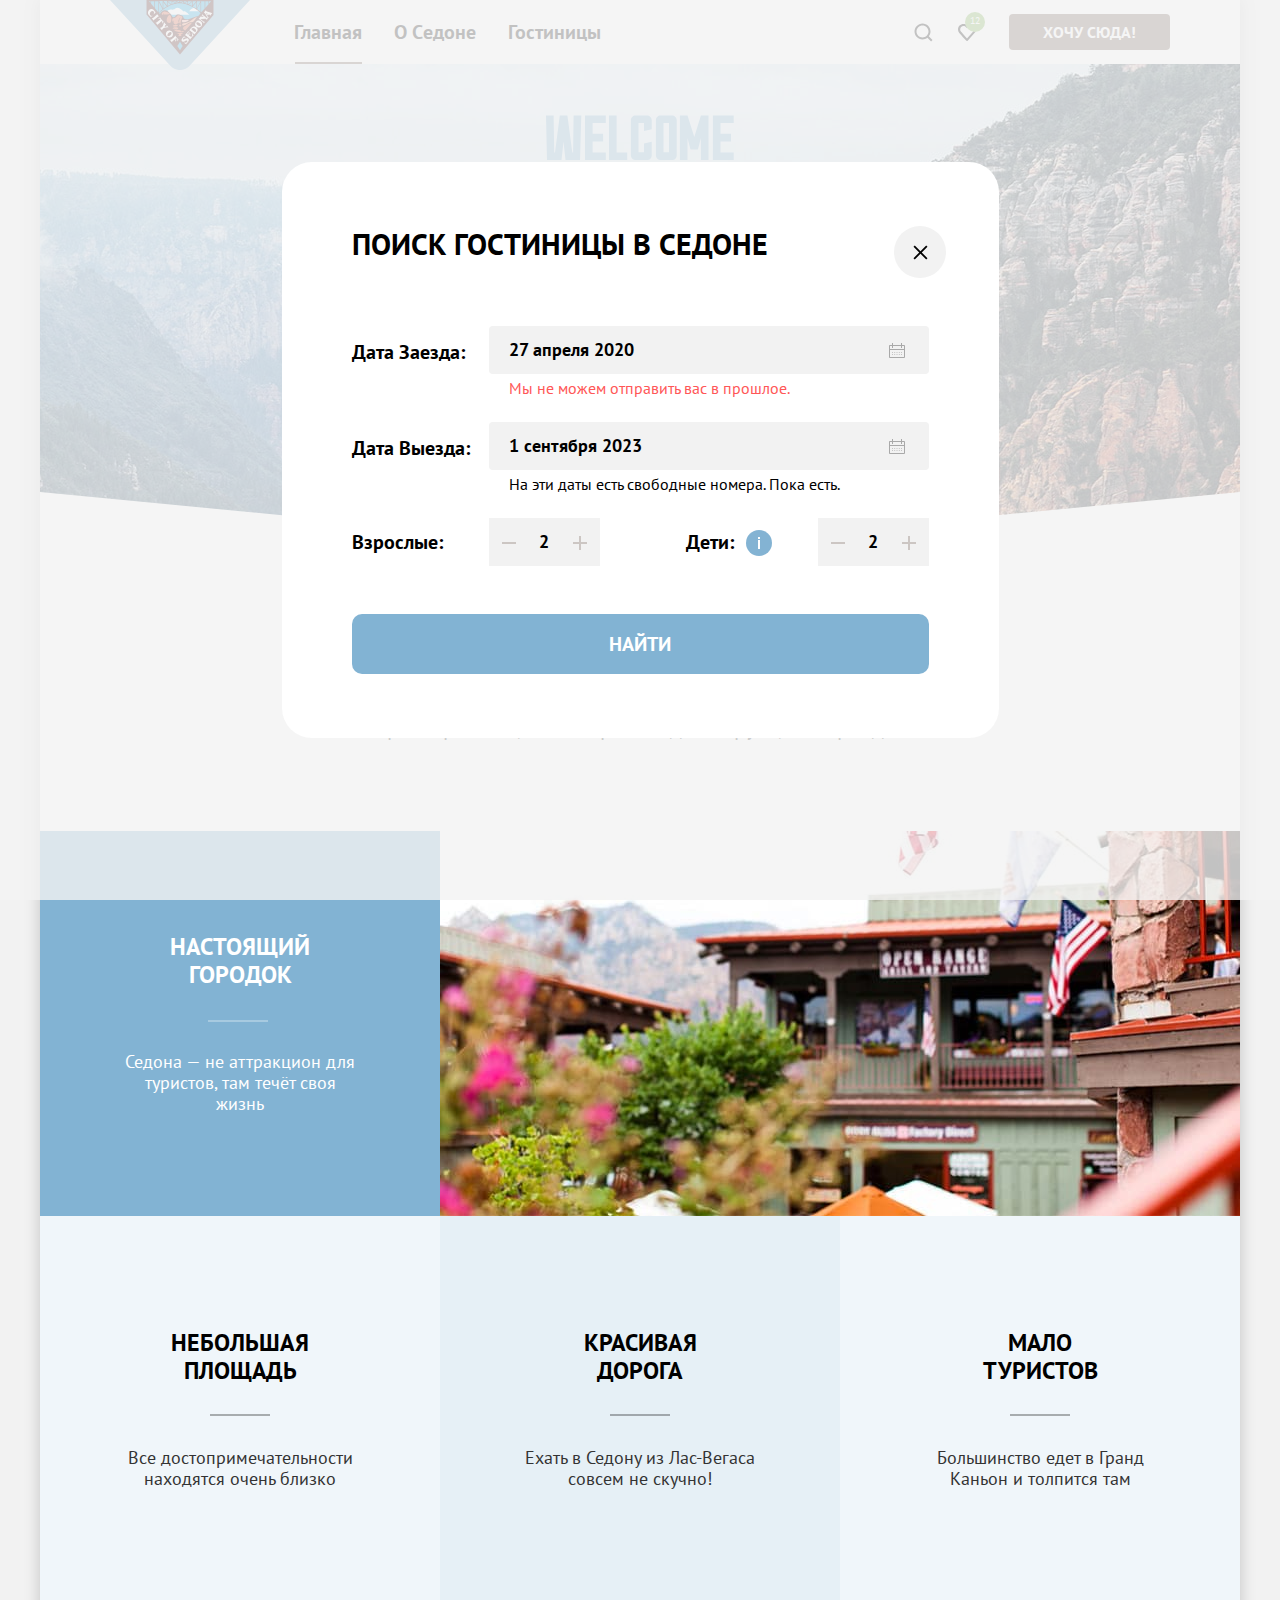
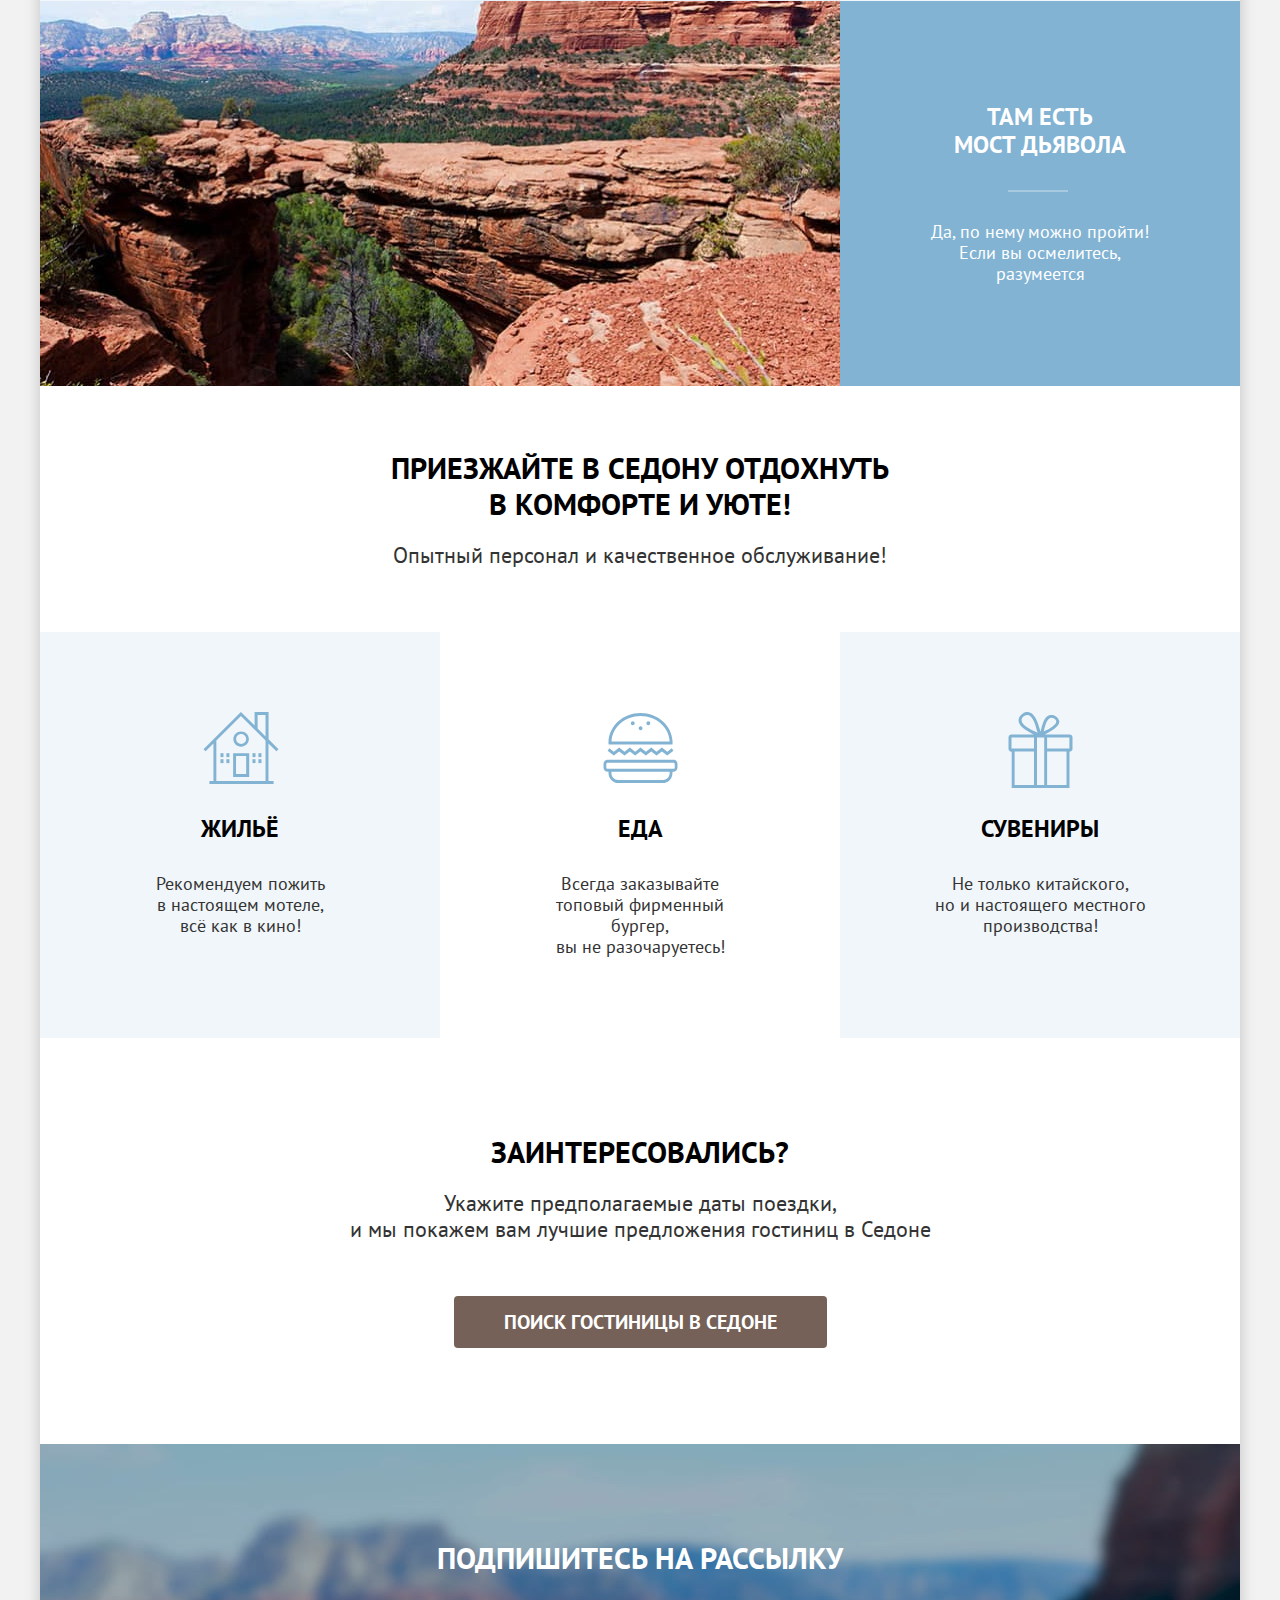
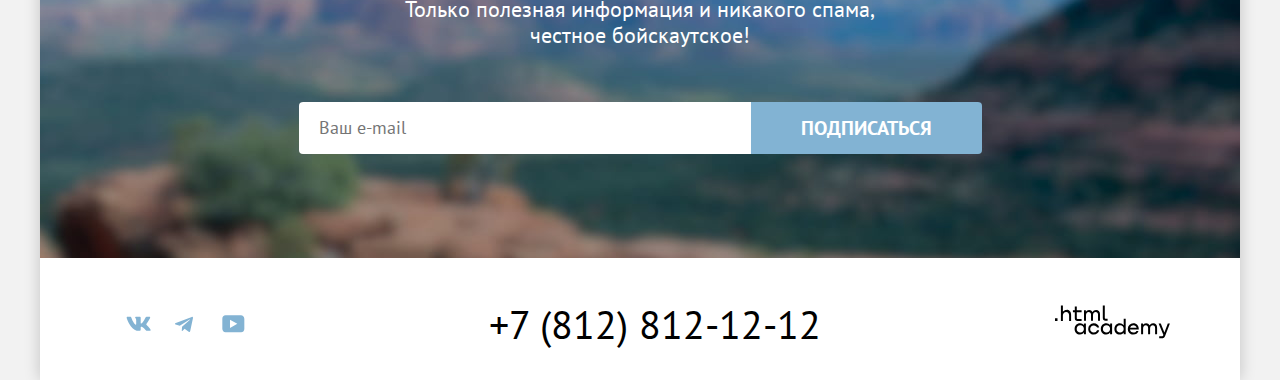
<file: modal.html>
<!DOCTYPE html>
<html lang="ru">
  <head>
    <meta charset="utf-8">
    <title>HTML Academy: Седона</title>
    <link rel="stylesheet" href="styles/styles.css">
    <link rel="icon" href="favicon.ico">
    <link rel="icon" type="image/png" href="images/favicon.png">
  </head>
  <body>
    <div class="page-container">
    <header class="page-header" data-test="header">
      <nav class="navigation">
        <a class="navigation-logo-link" href="">
        <img class="navigation-logo-img" src="images/logo-sedona.svg" width="140" height="70" alt="Логотип городка Седона">
        </a>

        <ul class="navigation-list">
          <li class="navigation-item">
            <a class="navigation-link navigation-link-current" href="">Главная</a>
          </li>
          <li class="navigation-item">
            <a class="navigation-link" href="">О Cедоне</a>
          </li>
          <li class="navigation-item">
            <a class="navigation-link" href="catalog.html">Гостиницы</a>
          </li>
        </ul>
        <ul class="navigation-user">
          <li class="navigation-user-item">
            <a class="navigation-user-link search" href="">
              <span class="visually-hidden">Поиск.</span>
            </a>
          </li>
          <li class="navigation-user-item">
            <a class="navigation-user-link like" href="">
              <span class="visually-hidden">Избранное.</span>
              <p class="like-number color-white">12</p>
            </a>
          </li>
        </ul>
      <button class="button button-nav button-brown" type="button">Хочу сюда!</button>
      </nav>
    </header>
    <main class="main-index" data-test="main">
      <h1 class="visually-hidden">Городок Седона.</h1>
      <section class="hero" data-test="hero">
        <img src="images/welcome.svg" width="458" height="352" alt="Welcome To the gorgeous Sedona">
      </section>
      <section class="advantages" data-test="advantages">
      <p class="advantages-heading">Седона — небольшой городок в Аризоне, заслуживающий большего!</p>
      <p class="advantages-text">Рассмотрим причины, по которым Седона круче, чем Гранд-Каньон!</p>
        <h2 class="visually-hidden">Преимущества.</h2>
         <ul class="advantages-list">
          <li class="advantages-item color-white background-blue advantages-picture">
            <div class="advantages-wrapper">
              <h3 class="advantages-title">Настоящий городок</h3>
              <p class="advantages-description">Седона — не аттракцион для туристов, там течёт своя жизнь</p>
            </div>
            <img class="advantages-images" src="images/photo-1.jpg" width="800" height="385" alt="Городок Седона на фоне гор">
          </li>
          <li class="advantages-item background-light-blue">
              <h3 class="advantages-title">Небольшая площадь</h3>
              <p class="advantages-description">Все достопримечательности находятся очень близко</p>
          </li>
          <li class="advantages-item background-medium-blue">
            <h3 class="advantages-title">Красивая дорога</h3>
            <p class="advantages-description">Ехать в Седону из Лас-Вегаса совсем не скучно!</p>
          </li>
          <li class="advantages-item background-light-blue">
            <h3 class="advantages-title">Мало<br>туристов</h3>
            <p class="advantages-description">Большинство едет в Гранд Каньон и толпится там</p>
          </li>
          <li class="advantages-item color-white background-blue advantages-picture advantages-reverse">
            <div class="advantages-wrapper">
              <h3 class="advantages-title">Там есть мост&nbsp;дьявола</h3>
              <p class="advantages-description">Да, по нему можно пройти! Если вы осмелитесь, разумеется</p>
            </div>
            <img class="advantages-images" src="images/photo-2.jpg" width="800" height="385" alt="Мост дьявола в Седоне">
          </li>
         </ul>
      </section>
      <section class="services" data-test="service">
        <h2 class="visually-hidden">Услуги.</h2>
        <p class="services-heading">Приезжайте в Седону отдохнуть в комфорте и уюте!</p>
        <p class="services-text">Опытный персонал и качественное обслуживание!</p>
        <ul class="services-list">
          <li class="services-item services-home background-light-blue">
            <h3 class="services-title">Жильё</h3>
            <p class="services-description">Рекомендуем пожить <br> в настоящем мотеле, <br> всё как в кино!</p>
          </li>
          <li class="services-item services-food">
            <h3 class="services-title">Еда</h3>
            <p class="services-description">Всегда заказывайте <br>топовый фирменный бургер, <br>вы не разочаруетесь!</p>
          </li>
          <li class="services-item services-gift background-light-blue">
            <h3 class="services-title">Сувениры</h3>
            <p class="services-description">Не только китайского, <br>но и настоящего местного производства!</p>
          </li>
         </ul>
      </section>
      <section class="booking" data-test="search">
        <h2 class="visually-hidden">Бронирование.</h2>
        <p class="booking-heading">Заинтересовались?</p>
        <p class="booking-text">Укажите предполагаемые даты поездки,<br> и мы покажем вам лучшие предложения гостиниц в Седоне</p>
        <button class=" button button-brown button-booking">Поиск гостиницы в седоне</button>
      </section>
      <section class="subscribe subscribe-background color-white" data-test="subscribe">
        <h2 class="subscribe-heading">Подпишитесь на рассылку</h2>
        <p class="subscribe-text">Только полезная информация и никакого спама, честное бойскаутское!</p>
        <form class="subscribe-form" action="https://echo.htmlacademy.ru">
          <label class="visually-hidden" for="newsletter-email">Email</label>
          <input class="subscribe-input" type="email" name="e-mail" placeholder="Ваш e-mail"  id="newsletter-email" required>
          <button class="button button-subscribe button-blue" type="submit">Подписаться</button>
        </form>
      </section>
    </main>
    <footer class="main-footer" data-test="footer">
      <h2 class="visually-hidden">Контакты.</h2>
      <ul class="social-list">
        <li class="social-item">
          <a class="social-link" href="https://vk.com/htmlacademy">
            <span class="visually-hidden">Вконтакте.</span>
            <svg xmlns="http://www.w3.org/2000/svg" width="25" height="15" fill="currentColor"><path fill-rule="evenodd" d="M24.12 1.8c.16-.54 0-.94-.8-.94H20.7c-.67 0-.98.34-1.15.73 0 0-1.33 3.2-3.22 5.27-.61.6-.9.8-1.23.8-.16 0-.41-.2-.41-.75v-5.1c0-.66-.19-.95-.74-.95H9.82c-.42 0-.67.3-.67.59 0 .62.95.76 1.04 2.51v3.8c0 .83-.15.98-.48.98-.9 0-3.06-3.2-4.34-6.88-.25-.72-.5-1-1.18-1H1.57c-.75 0-.9.34-.9.73 0 .68.89 4.07 4.14 8.55 2.17 3.06 5.23 4.72 8 4.72 1.68 0 1.88-.37 1.88-1v-2.32c0-.74.16-.88.7-.88.38 0 1.05.19 2.6 1.66 1.79 1.75 2.08 2.54 3.08 2.54h2.63c.75 0 1.12-.37.9-1.1-.23-.72-1.08-1.77-2.2-3.02-.62-.71-1.54-1.48-1.82-1.86-.39-.5-.28-.71 0-1.15 0 0 3.2-4.42 3.54-5.93Z" clip-rule="evenodd"/></svg>
          </a>
        </li>
        <li class="social-item">
          <a class="social-link" href="https://t.me/htmlacademy">
            <span class="visually-hidden">Телеграм.</span>
            <svg xmlns="http://www.w3.org/2000/svg" width="18" height="16" fill="currentColor"><path d="M16.79.96.84 7.1c-1.09.44-1.08 1.05-.2 1.32l4.1 1.28 9.47-5.98c.44-.27.85-.13.52.17l-7.68 6.93-.28 4.22c.41 0 .6-.2.83-.41l1.99-1.94 4.13 3.06c.77.42 1.31.2 1.5-.71l2.72-12.8c.28-1.1-.43-1.61-1.16-1.28Z"/></svg>
          </a>
        </li>
        <li class="contacts-item">
          <a class="social-link" href="https://www.youtube.com/user/htmlacademyru">
            <span class="visually-hidden">Ютуб.</span>
            <svg xmlns="http://www.w3.org/2000/svg" width="23" height="18" fill="currentColor"><path d="M18.94.36H3.51C1.65.36.33 1.95.33 3.76v10.09c0 1.91 1.32 3.5 3.18 3.5h15.65c1.64 0 3.17-1.59 3.17-3.4V3.76c-.22-1.8-1.53-3.4-3.39-3.4ZM7.99 12.89V4.82l7.34 4.04-7.34 4.03Z"/></svg>
          </a>
        </li>
      </ul>
      <p class="tel">
        <a class="tel-link" href="tel:+78128121212">+7 (812) 812-12-12</a>
      </p>
      <p class="logo-html-academy">
          <a href="https://htmlacademy.ru/" class="logo-html-academy-link">
            <span class="visually-hidden">Лого HTML Academy.</span>
            <svg xmlns="http://www.w3.org/2000/svg" width="115" height="34" fill="currentColor"><path d="M0 13.3v2.6h2.5v-2.6H0ZM11.6 4.9c-1.6 0-2.8.7-3.6 1.7h-.1V.4h-2v15.5h2v-5.3C7.9 8.5 9.2 7 11.2 7c1.8 0 2.9 1.4 2.9 3.2v5.7h2V9.8c.1-3-1.8-5-4.5-5ZM26.6 5.2h-4.8V1.5h-2v3.8h-1.9v2h1.9v6c0 1.7 1 2.7 2.7 2.7h4.1v-2h-3.7c-.7 0-1.1-.4-1.1-1.1V7.2h4.8v-2ZM41.1 5c-1.6 0-2.9.8-3.5 2h-.1a3.7 3.7 0 0 0-3.4-2c-1.4 0-2.5.8-3.1 1.8h-.1V5.2H29v10.6h2v-5.4c0-2 1-3.5 2.6-3.5 1.5 0 2.4 1 2.4 2.6v6.3h2v-5.6c0-2.4 1.4-3.3 2.6-3.3 1.5 0 2.4 1 2.4 2.6v6.3h2V9.3c.1-2.5-1.4-4.3-3.9-4.3ZM47.8 13c0 1.8 1 2.8 2.8 2.8h2v-2h-1.7c-.7 0-1.1-.4-1.1-1.1V.4h-2V13ZM28.9 20a4.9 4.9 0 0 0-3.9-1.7c-3.1 0-5.4 2.3-5.4 5.6s2.3 5.6 5.4 5.6c1.8 0 3-.8 3.8-2h.1v1.7h2V18.6h-2V20Zm-3.6 7.5a3.5 3.5 0 0 1-3.6-3.6c0-2 1.4-3.6 3.6-3.6s3.6 1.6 3.6 3.6c0 1.9-1.4 3.6-3.6 3.6ZM44.2 22.4c-.5-2.4-2.6-4.1-5.4-4.1a5.4 5.4 0 0 0-5.6 5.6c0 3 2.2 5.6 5.6 5.6 2.8 0 4.9-1.8 5.4-4.2h-2.1a3.4 3.4 0 0 1-3.3 2.3 3.5 3.5 0 0 1-3.6-3.6c0-2 1.4-3.6 3.6-3.6 1.6 0 2.8 1 3.3 2.2h2.1v-.2ZM55.1 20a4.9 4.9 0 0 0-3.9-1.7c-3.1 0-5.4 2.3-5.4 5.6s2.3 5.6 5.4 5.6c1.8 0 3-.8 3.8-2h.1v1.7h2V18.6h-2V20Zm-3.6 7.5a3.5 3.5 0 0 1-3.6-3.6c0-2 1.4-3.6 3.6-3.6s3.6 1.6 3.6 3.6c0 1.9-1.5 3.6-3.6 3.6ZM68.7 20.2a5 5 0 0 0-3.9-2c-3.1 0-5.4 2.4-5.4 5.7 0 3.3 2.2 5.6 5.4 5.6 1.7 0 3-.8 3.8-1.8h.1v1.5h2V13.8h-2v6.4Zm-3.6 7.3a3.5 3.5 0 0 1-3.6-3.6c0-2 1.4-3.6 3.6-3.6s3.6 1.6 3.6 3.6c-.1 2-1.5 3.6-3.6 3.6ZM78.3 18.3a5.4 5.4 0 0 0-5.5 5.6c0 3 2.1 5.6 5.5 5.6 2.5 0 4.5-1.3 5.2-3.6h-2.1c-.5 1-1.6 1.6-3 1.6-1.9 0-3.3-1.3-3.4-3h8.8c.2-3.5-2-6.2-5.5-6.2Zm0 1.9c1.7 0 3 1 3.3 2.6h-6.5a3.2 3.2 0 0 1 3.2-2.6ZM98.2 18.3a4 4 0 0 0-3.6 2h-.1c-.6-1.2-1.8-2-3.4-2-1.4 0-2.5.7-3.1 1.8v-1.5h-1.9v10.6h2v-5.4c0-2 1-3.4 2.6-3.5 1.5 0 2.4 1 2.4 2.6v6.3h2v-5.6c0-2.4 1.4-3.3 2.6-3.3 1.5 0 2.4 1 2.4 2.6v6.3h2v-6.5c.1-2.6-1.4-4.4-3.9-4.4ZM109.4 27.4l-3.6-9h-2.2l4.8 11.7c-.3.9-.7 1.2-1.7 1.2h-2.5v2h2.5c1.8 0 2.8-.8 3.5-2.6l4.7-12.2h-2.1l-3.4 8.9Z"/></svg>
          </a>
      </p>
    </footer>
    </div>

    <div class="modal-container" data-test="modal">
      <div class="modal modal-booking">
        <button class="modal-close-button" type="button">
          <svg width="15" height="15" viewBox="0 0 15 15" fill="currentColor" xmlns="http://www.w3.org/2000/svg">
            <path d="M14.4905 1.78288L13.1982 0.49057L7.49048 6.19826L1.78279 0.49057L0.490479 1.78288L6.19817 7.49057L0.490479 13.1983L1.78279 14.4906L7.49048 8.78288L13.1982 14.4906L14.4905 13.1983L8.78279 7.49057L14.4905 1.78288Z"/>
          </svg>
          <span class="visually-hidden">Закрыть.</span>
        </button>
        <section class="modal-content">
          <h2 class="modal-title">Поиск гостиницы в Седоне</h2>
          <form class="booking-form" action="https://echo.htmlacademy.ru/" method="post">
            <p class="field-group">
              <label class="form-label" for="booking-date-check-in">Дата заезда:</label>
              <input class="booking-date-field" type="text" id="booking-date-check-in" name="check-in-date" placeholder="Укажите дату" value="27 апреля 2020" required>
              <span class="booking-date-span booking-date-error">Мы не можем отправить вас в прошлое.</span>
            </p>
            <p class="field-group">
              <label class="form-label" for="booking-date-exit">Дата выезда:</label>
              <input class="booking-date-field" type="text" id="booking-date-exit" name="exit-date" placeholder="Укажите дату" value="1 сентября 2023" required>
              <span class="booking-date-span">На эти даты есть свободные номера. Пока есть.</span>
            </p>
            <div class="people-wrapper">
              <p class="field-group adults">
                <label class="form-label adults-label" for="adults">Взрослые:</label>
                <button class="button-quantity button-minus" type="button">
                  <span class="visually-hidden">Уменьшить количество.</span>
                  <svg xmlns="http://www.w3.org/2000/svg" width="14" height="2" viewBox="0 0 14 2" fill="currentColor">
                    <path d="M0 0L0 2L14 2V0L0 0Z"/>
                    </svg>
                </button>
                <input class="control-input-adults" type="number" name="adults" value="2" id="adults" min="1" max="99" required>
                <button class="button-quantity button-plus" type="button">
                  <span class="visually-hidden">Увеличить количество.</span>
                  <svg xmlns="http://www.w3.org/2000/svg" width="14" height="14" viewBox="0 0 14 14" fill="currentColor">
                    <path d="M14 6H8V0H6V6H0V8H6V14H8V8H14V6Z"/>
                  </svg>
                </button>
              </p>
              <p class="field-group">
                <span class="form-label">
                  <label class="form-label children-label" for="children">Дети:</label>
                  <span class="info tooltip">
                    <button class="tooltip-toggle" aria-labelledby="tooltip-label-date" type="button"></button>
                    <span class="tooltip-text" role="tooltip" id="tooltip-label-date">Укажите количество детей, которые&nbsp;будут с вами, возраст которых от 6 до 18 лет. Дети до&nbsp;6 лет размещаются бесплатно.</span>
                  </span>
                </span>
                <button class="button-quantity button-minus" type="button">
                  <span class="visually-hidden">Уменьшить количество.</span>
                  <svg xmlns="http://www.w3.org/2000/svg" width="14" height="2" viewBox="0 0 14 2" fill="currentColor">
                    <path d="M0 0L0 2L14 2V0L0 0Z"/>
                  </svg>
                </button>
                <input class="control-input-children" type="number" name="children" value="2" id="children" min="0" max="99">
                <button class="button-quantity button-plus" type="button">
                  <span class="visually-hidden">Увеличить количество.</span>
                  <svg xmlns="http://www.w3.org/2000/svg" width="14" height="14" viewBox="0 0 14 14" fill="currentColor">
                    <path d="M14 6H8V0H6V6H0V8H6V14H8V8H14V6Z"/>
                  </svg>
                </button>
              </p>
            </div>
          <button class="button button-blue button-modal-search" type="submit">Найти</button>
          </form>
        </section>
      </div>
    </div>
  </body>
</html>
</file>
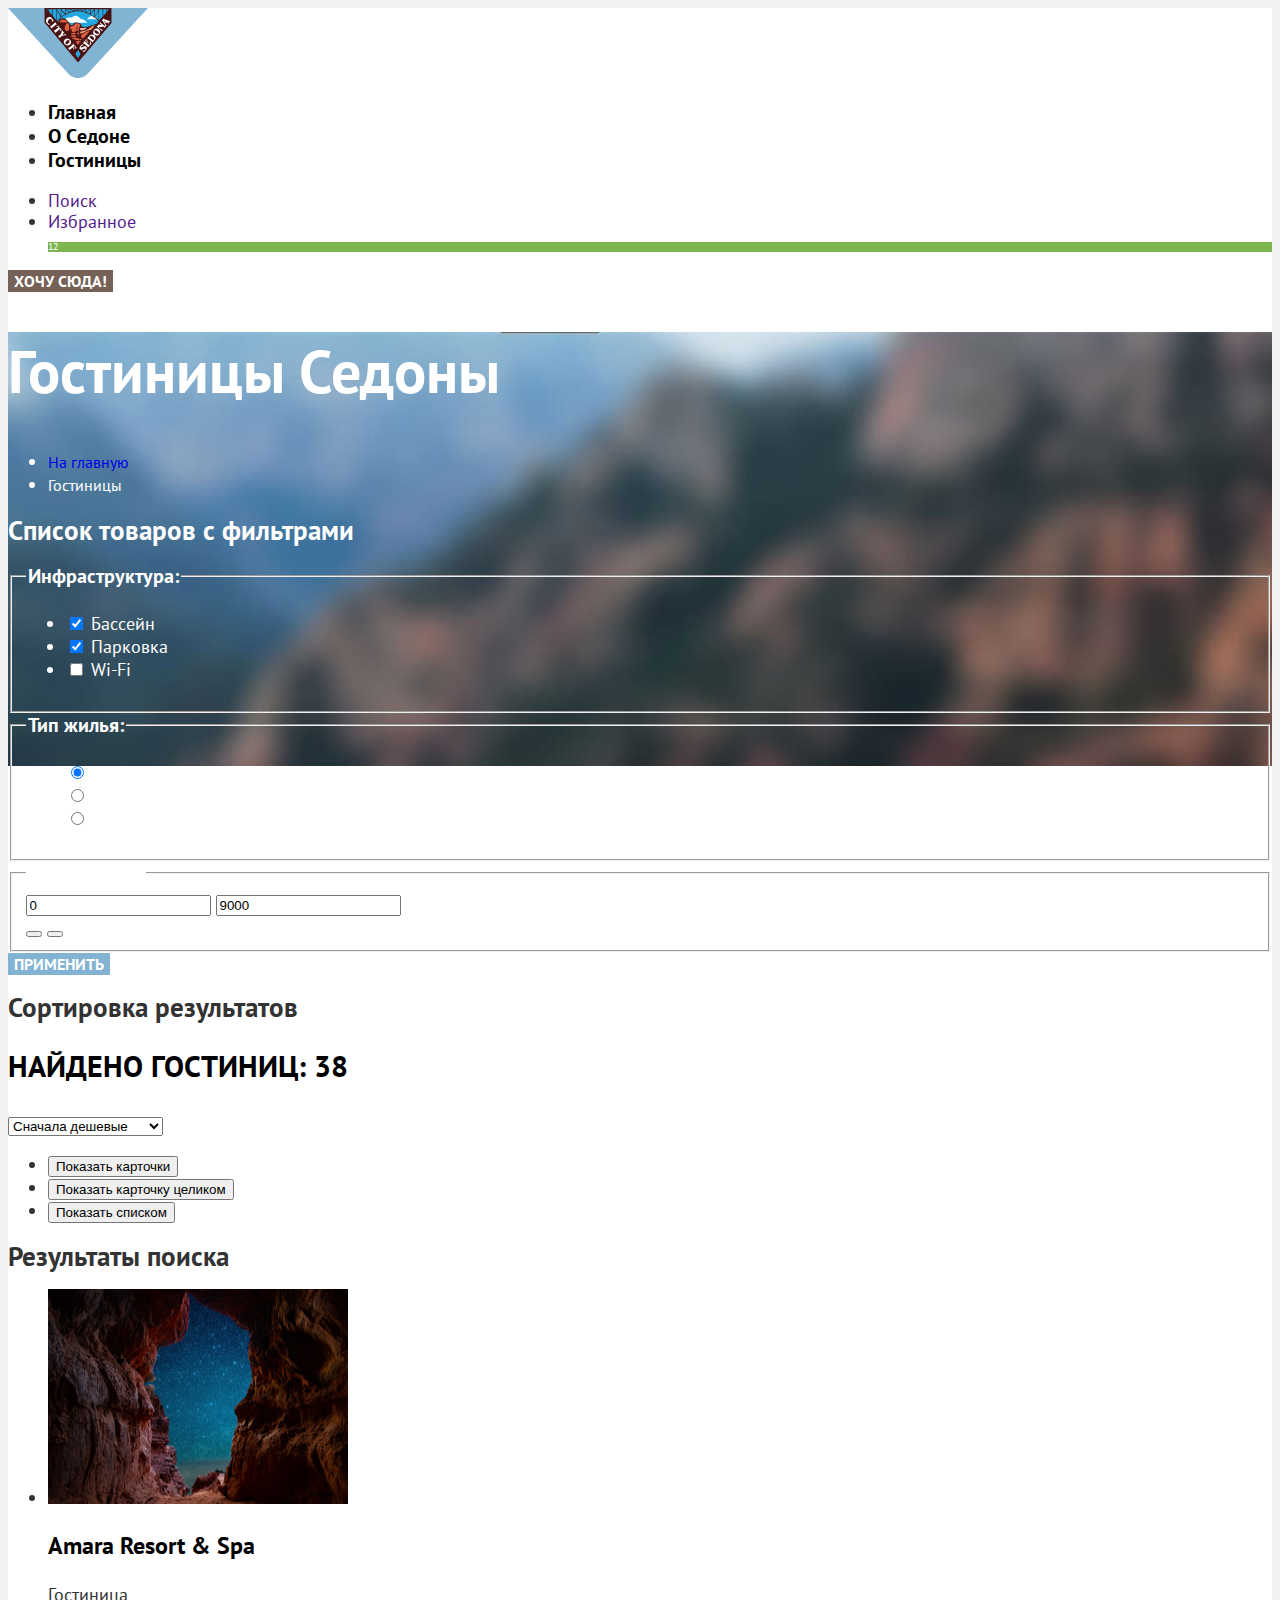
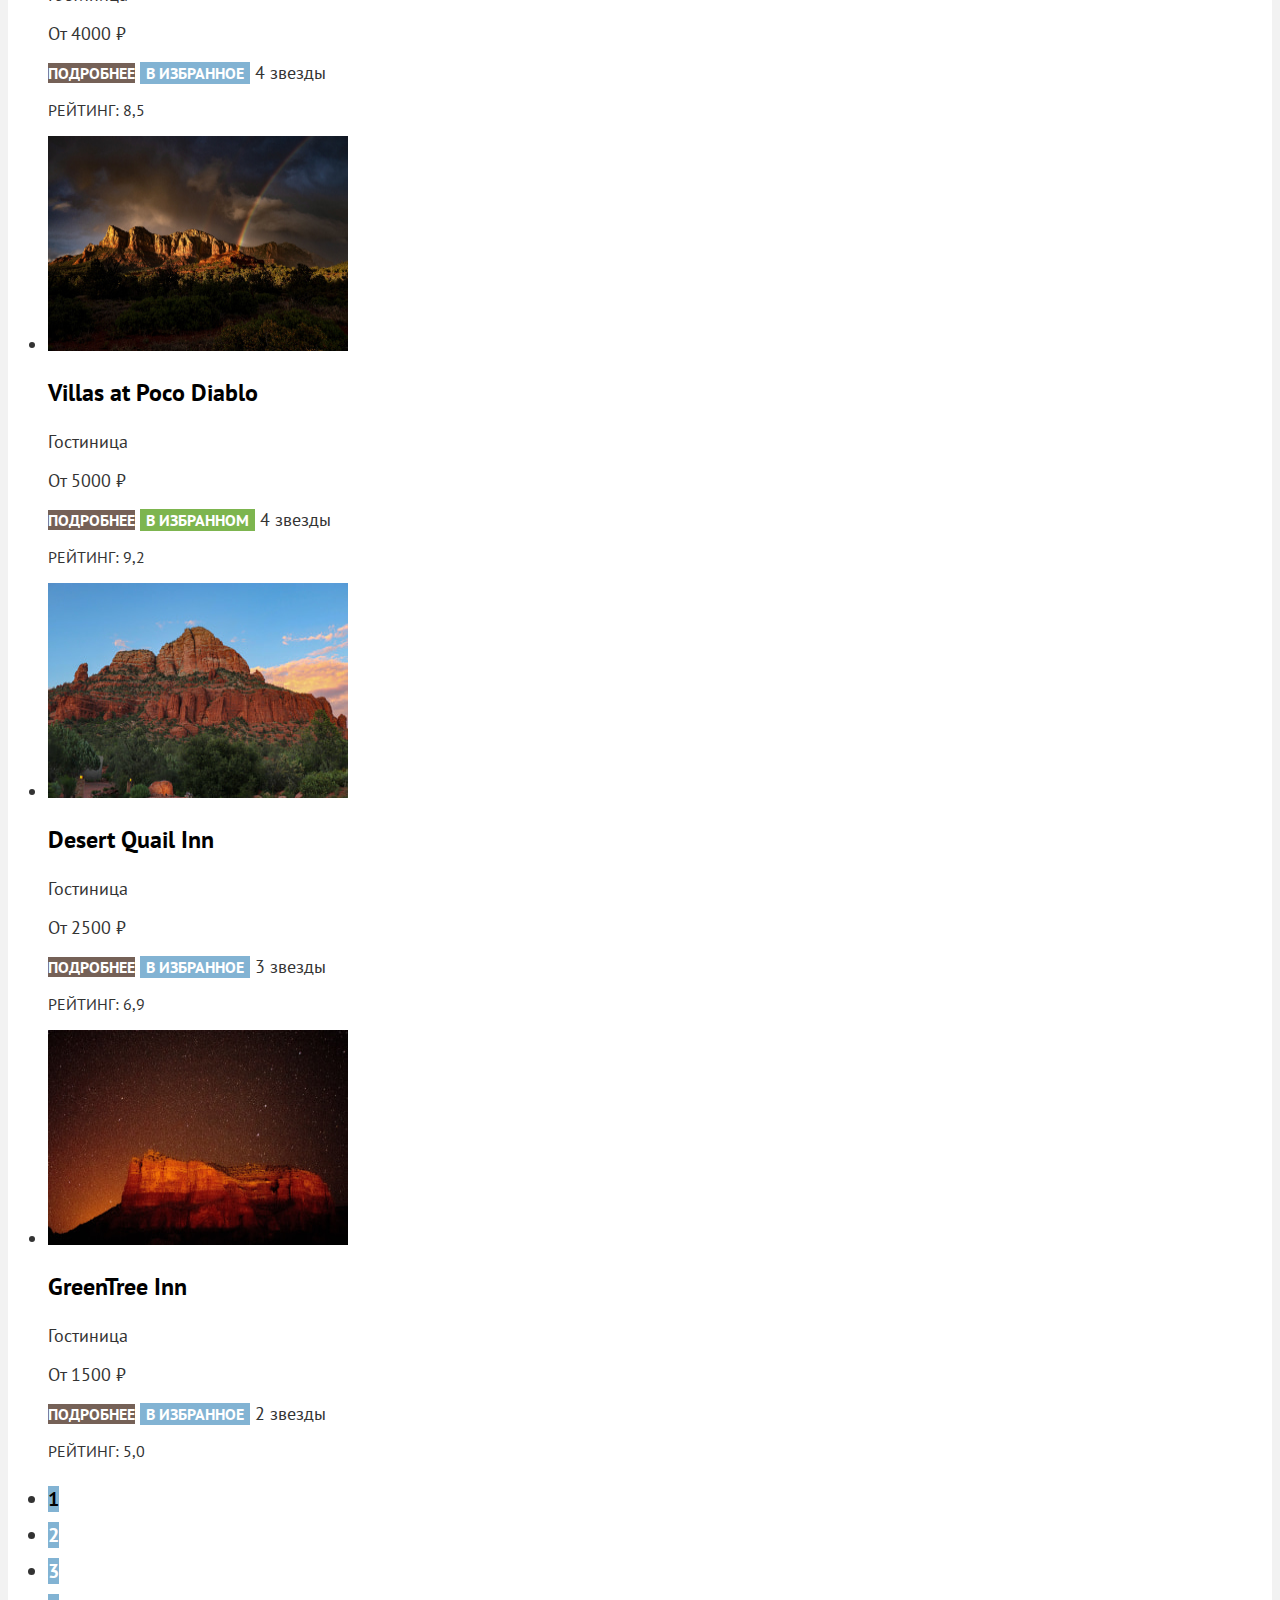
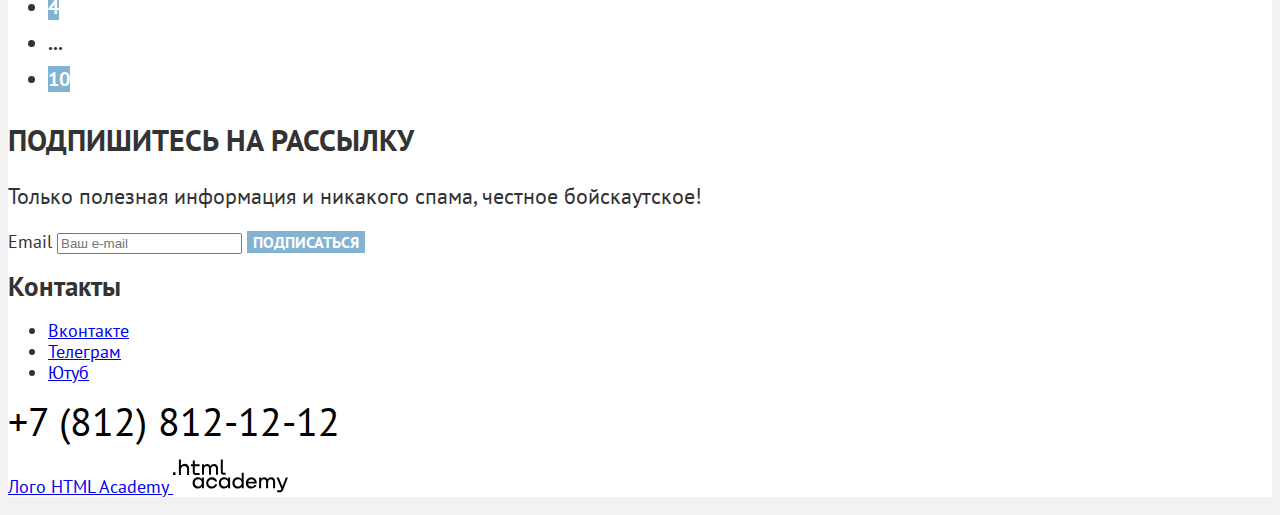
<file: 3/catalog.html>
<!DOCTYPE html>
<html lang="ru">
  <head>
    <meta charset="utf-8">
    <title>Каталог</title>
    <link rel="stylesheet" href="styles/styles.css">
    <base href="https://htmlacademy-htmlcss.github.io/2002729-sedona-37/3/">
</head>
  <body>
    <div class="background-white">
    <header class="page-header">
      <nav class="navigation">
        <a class="navigation-logo">
        <img src="images/logo.svg" width="140" height="70" alt="Логотип городка Седона">
        </a>

        <ul class="navigation-list">
          <li class="navigation-item">
            <a class="navigation-link" href="index.html">Главная</a>
          </li>
          <li class="navigation-item">
            <a class="navigation-link" href="">О Cедоне</a>
          </li>
          <li class="navigation-item">
            <a class="navigation-link" href="">Гостиницы</a>
          </li>
        </ul>
        <ul class="navigation-user">
          <li class="navigation-user-item">
            <a class="navigation-user-link" href="">
              <span class="visually-hidden">Поиск</span>
            </a>
          </li>
          <li class="navigation-user-item">
            <a class="navigation-user-link" href="">
              <span class="visually-hidden">Избранное</span>
              <p class="like-number color-white">12</p>
            </a>
          </li>
        </ul>
      <button class="button button-nav button-brown">Хочу сюда!</button>
      </nav>
    </header>
    <main class="main-inner">
    <section class="catalog-products">
      <header class="catalog-filters-header">
        <h1>Гостиницы Седоны</h1>
        <ul class="breadcrumbs">
          <li class="breadcrumbs-item">
            <a class="breadcrumbs-link" href="index.html">
              <span class="visually-hidden">На главную</span>
            </a>
          </li>
          <li class="breadcrumbs-item">
            <a class="breadcrumbs-link navigation-link-current">Гостиницы</a>
          </li>
        </ul>
      </header>
      <h2 class="visually-hidden">Список товаров с фильтрами</h2>
      <form class="catalog-filter" action="https://echo.htmlacademy.ru/" method="get">
        <fieldset class="catalog-filter-group">
          <legend class="catalog-filter-title">Инфраструктура:</legend>
          <ul class="catalog-filter-list">
            <li class="catalog-filter-item">
              <label class="control">
                <input class="control-input" type="checkbox" name="pool" checked>
                Бассейн
              </label>
            </li>
            <li class="catalog-filter-item">
              <label class="control">
                <input class="control-input" type="checkbox" name="parking" checked>
                Парковка
              </label>
            </li>
            <li class="catalog-filter-item">
              <label class="control">
                <input class="control-input" type="checkbox" name="Wi-Fi">
                Wi-Fi
              </label>
            </li>
          </ul>
        </fieldset>

        <fieldset class="catalog-filter-group">
          <legend class="catalog-filter-title">Тип жилья:</legend>
          <ul class="catalog-filter-list">
            <li class="catalog-filter-item">
              <label class="control">
                <input class="control-input" type="radio" name="product-group" value="hotel" checked>
                Гостиница
              </label>
            </li>
            <li class="catalog-filter-item">
              <label class="control">
                <input class="control-input" type="radio" name="product-group" value="motel">
                Мотель
              </label>
            </li>
            <li class="catalog-filter-item">
              <label class="control">
                <input class="control-input" type="radio" name="product-group" value="apartments">
                Апартаменты
              </label>
            </li>
          </ul>
        </fieldset>
        <fieldset class="catalog-filter-group">
          <legend class="catalog-filter-title">Стоимость, ₽:</legend>
            <label class="">
              <input class="control-input" type="text" name="min-price" value="0">
            </label>
            <label class="">
              <input class="control-input" type="text" name="max-price" value="9000">
            </label>
            <div class="range">
              <button class="button-range" type="button"></button>
              <button class="button-range" type="button"></button>
            </div>
        </fieldset>
        <div class="catalog-filter-buttons">
          <button class="button button-filter-accept button-blue" type="submit">Применить</button>
          <button class="button button-filter-reset" type="reset">Сбросить</button>
        </div>
      </form>
    </section>
    <section class="filter-sort">
      <h2 class="visually-hidden">Сортировка результатов</h2>
      <p class="filter-sort-text">Найдено гостиниц: 38</p>
      <select name="sorting">
        <option value="cheap">Сначала дешевые</option>
        <option value="cheap">Сначала дорогие</option>
        <option value="cheap">Сначала популярные</option>
      </select>

      <ul class="card-view-buttons">
        <li class="card-view-item">
          <button class="card-view-button active" type="button">
            <span class="visually-hidden">Показать карточки</span>
          </button>
        </li>
        <li class="card-view-item">
          <button class="card-view-button" type="button">
            <span class="visually-hidden">Показать карточку целиком</span>
          </button>
        </li>
        <li class="card-view-item">
          <button class="card-view-button" type="button">
            <span class="visually-hidden">Показать списком</span>
          </button>
        </li>
      </ul>
    </section>
    <section class="product-card">
      <h2 class="visually-hidden">Результаты поиска</h2>
      <ul class="product-card-list">
        <li class="product-card-item">
          <a class="product-card-link">
            <img class="product-card-img" src="images/hotels/hotel-1.jpg" width="300" height="215" alt="Гостиница Amara Resort & Spa">
            <h3>Amara Resort & Spa</h3>
          </a>
          <p>Гостиница</p>
          <p>От 4000 ₽</p>
          <a class="button button-brown" href="#">Подробнее</a>
          <button class="button button-favourites button-blue" type="button">В избранное</button>
          <span class="visually-hidden">4 звезды</span>
          <p class="product-cards-rating">Рейтинг: 8,5</p>
        </li>
        <li class="product-card-item">
          <a class="product-card-link">
            <img class="product-card-img" src="images/hotels/hotel-2.jpg" width="300" height="215" alt="Гостиница Villas at Poco Diablo">
            <h3>Villas at Poco Diablo</h3>
          </a>
          <p>Гостиница</p>
          <p>От 5000 ₽</p>
          <a class="button button-brown" href="#">Подробнее</a>
          <button class="button button-favourites button-green" type="button">В избранном</button>
          <span class="visually-hidden">4 звезды</span>
          <p class="product-cards-rating">Рейтинг: 9,2</p>
        </li>
        <li class="product-card-item">
          <a class="product-card-link">
            <img class="product-card-img" src="images/hotels/hotel-3.jpg" width="300" height="215" alt="Гостиница Desert Quail Inn">
            <h3>Desert Quail Inn</h3>
          </a>
          <p>Гостиница</p>
          <p>От 2500 ₽</p>
          <a class="button button-brown" href="#">Подробнее</a>
          <button class="button button-favourites button-blue" type="button">В избранное</button>
          <span class="visually-hidden">3 звезды</span>
          <p class="product-cards-rating">Рейтинг: 6,9</p>
        </li>
        <li class="product-card-item">
          <a class="product-card-link">
            <img class="product-card-img" src="images/hotels/hotel-4.jpg" width="300" height="215" alt="Гостиница GreenTree Inn">
            <h3>GreenTree Inn</h3>
          </a>
          <p>Гостиница</p>
          <p>От 1500 ₽</p>
          <a class="button button-brown" href="#">Подробнее</a>
          <button class="button button-favourites button-blue" type="button">В избранное</button>
          <span class="visually-hidden">2 звезды</span>
          <p class="product-cards-rating">Рейтинг: 5,0</p>
        </li>
      </ul>
      <ul class="pagination">
        <li class="pagination-item">
          <a class="pagination-link pagination-current">1</a>
        </li>
        <li class="pagination-item">
          <a class="pagination-link" href="#">2</a>
        </li>
        <li class="pagination-item">
          <a class="pagination-link" href="#">3</a>
        </li>
        <li class="pagination-item">
          <a class="pagination-link" href="#">4</a>
        </li>
        <li class="pagination-item">
          <span>...</span>
        </li>
        <li class="pagination-item">
          <a class="pagination-link" href="#">10</a>
        </li>
      </ul>
    </section>
    </main>
    <section class="subscribe subscribe-catalog">
      <h2 class="subscribe-heading">Подпишитесь на рассылку</h2>
      <p class="subscribe-text">Только полезная информация и никакого спама, честное бойскаутское!</p>
      <form class="subscribe-form" action="https://echo.htmlacademy.ru">
        <label for="newsletter-email">Email</label>
        <input type="email" name="e-mail" placeholder="Ваш e-mail"  id="newsletter-email" required>
        <button class="button button-blue button-subscribe" type="submit">Подписаться</button>
      </form>
    </section>
    <footer>
    <h2 class="visually-hidden">Контакты</h2>
    <ul class="social-list">
      <li class="social-item">
        <a href="https://vk.com/htmlacademy">
          <span class="visually-hidden">Вконтакте</span>
        </a>
      </li>
      <li class="social-item">
        <a href="https://t.me/htmlacademy">
          <span class="visually-hidden">Телеграм</span>
        </a>
      </li>
      <li class="contacts-item">
        <a href="https://www.youtube.com/user/htmlacademyru">
          <span class="visually-hidden">Ютуб</span>
        </a>
      </li>
    </ul>
    <p class="tel">
      <a class="tel-link" href="tel:+78128121212">+7 (812) 812-12-12</a>
    </p>
    <p class="logo-html-academy">
        <a href="https://htmlacademy.ru/">
          <span class="visually-hidden">Лого HTML Academy</span>
          <svg xmlns="http://www.w3.org/2000/svg" width="115" height="34" fill="none"><path fill="#000" d="M0 13.3v2.6h2.5v-2.6H0ZM11.6 4.9c-1.6 0-2.8.7-3.6 1.7h-.1V.4h-2v15.5h2v-5.3C7.9 8.5 9.2 7 11.2 7c1.8 0 2.9 1.4 2.9 3.2v5.7h2V9.8c.1-3-1.8-5-4.5-5ZM26.6 5.2h-4.8V1.5h-2v3.8h-1.9v2h1.9v6c0 1.7 1 2.7 2.7 2.7h4.1v-2h-3.7c-.7 0-1.1-.4-1.1-1.1V7.2h4.8v-2ZM41.1 5c-1.6 0-2.9.8-3.5 2h-.1a3.7 3.7 0 0 0-3.4-2c-1.4 0-2.5.8-3.1 1.8h-.1V5.2H29v10.6h2v-5.4c0-2 1-3.5 2.6-3.5 1.5 0 2.4 1 2.4 2.6v6.3h2v-5.6c0-2.4 1.4-3.3 2.6-3.3 1.5 0 2.4 1 2.4 2.6v6.3h2V9.3c.1-2.5-1.4-4.3-3.9-4.3ZM47.8 13c0 1.8 1 2.8 2.8 2.8h2v-2h-1.7c-.7 0-1.1-.4-1.1-1.1V.4h-2V13ZM28.9 20a4.9 4.9 0 0 0-3.9-1.7c-3.1 0-5.4 2.3-5.4 5.6s2.3 5.6 5.4 5.6c1.8 0 3-.8 3.8-2h.1v1.7h2V18.6h-2V20Zm-3.6 7.5a3.5 3.5 0 0 1-3.6-3.6c0-2 1.4-3.6 3.6-3.6s3.6 1.6 3.6 3.6c0 1.9-1.4 3.6-3.6 3.6ZM44.2 22.4c-.5-2.4-2.6-4.1-5.4-4.1a5.4 5.4 0 0 0-5.6 5.6c0 3 2.2 5.6 5.6 5.6 2.8 0 4.9-1.8 5.4-4.2h-2.1a3.4 3.4 0 0 1-3.3 2.3 3.5 3.5 0 0 1-3.6-3.6c0-2 1.4-3.6 3.6-3.6 1.6 0 2.8 1 3.3 2.2h2.1v-.2ZM55.1 20a4.9 4.9 0 0 0-3.9-1.7c-3.1 0-5.4 2.3-5.4 5.6s2.3 5.6 5.4 5.6c1.8 0 3-.8 3.8-2h.1v1.7h2V18.6h-2V20Zm-3.6 7.5a3.5 3.5 0 0 1-3.6-3.6c0-2 1.4-3.6 3.6-3.6s3.6 1.6 3.6 3.6c0 1.9-1.5 3.6-3.6 3.6ZM68.7 20.2a5 5 0 0 0-3.9-2c-3.1 0-5.4 2.4-5.4 5.7 0 3.3 2.2 5.6 5.4 5.6 1.7 0 3-.8 3.8-1.8h.1v1.5h2V13.8h-2v6.4Zm-3.6 7.3a3.5 3.5 0 0 1-3.6-3.6c0-2 1.4-3.6 3.6-3.6s3.6 1.6 3.6 3.6c-.1 2-1.5 3.6-3.6 3.6ZM78.3 18.3a5.4 5.4 0 0 0-5.5 5.6c0 3 2.1 5.6 5.5 5.6 2.5 0 4.5-1.3 5.2-3.6h-2.1c-.5 1-1.6 1.6-3 1.6-1.9 0-3.3-1.3-3.4-3h8.8c.2-3.5-2-6.2-5.5-6.2Zm0 1.9c1.7 0 3 1 3.3 2.6h-6.5a3.2 3.2 0 0 1 3.2-2.6ZM98.2 18.3a4 4 0 0 0-3.6 2h-.1c-.6-1.2-1.8-2-3.4-2-1.4 0-2.5.7-3.1 1.8v-1.5h-1.9v10.6h2v-5.4c0-2 1-3.4 2.6-3.5 1.5 0 2.4 1 2.4 2.6v6.3h2v-5.6c0-2.4 1.4-3.3 2.6-3.3 1.5 0 2.4 1 2.4 2.6v6.3h2v-6.5c.1-2.6-1.4-4.4-3.9-4.4ZM109.4 27.4l-3.6-9h-2.2l4.8 11.7c-.3.9-.7 1.2-1.7 1.2h-2.5v2h2.5c1.8 0 2.8-.8 3.5-2.6l4.7-12.2h-2.1l-3.4 8.9Z"/></svg>
        </a>
    </p>
    </footer>
    </div>
  </body>
</html>
</file>
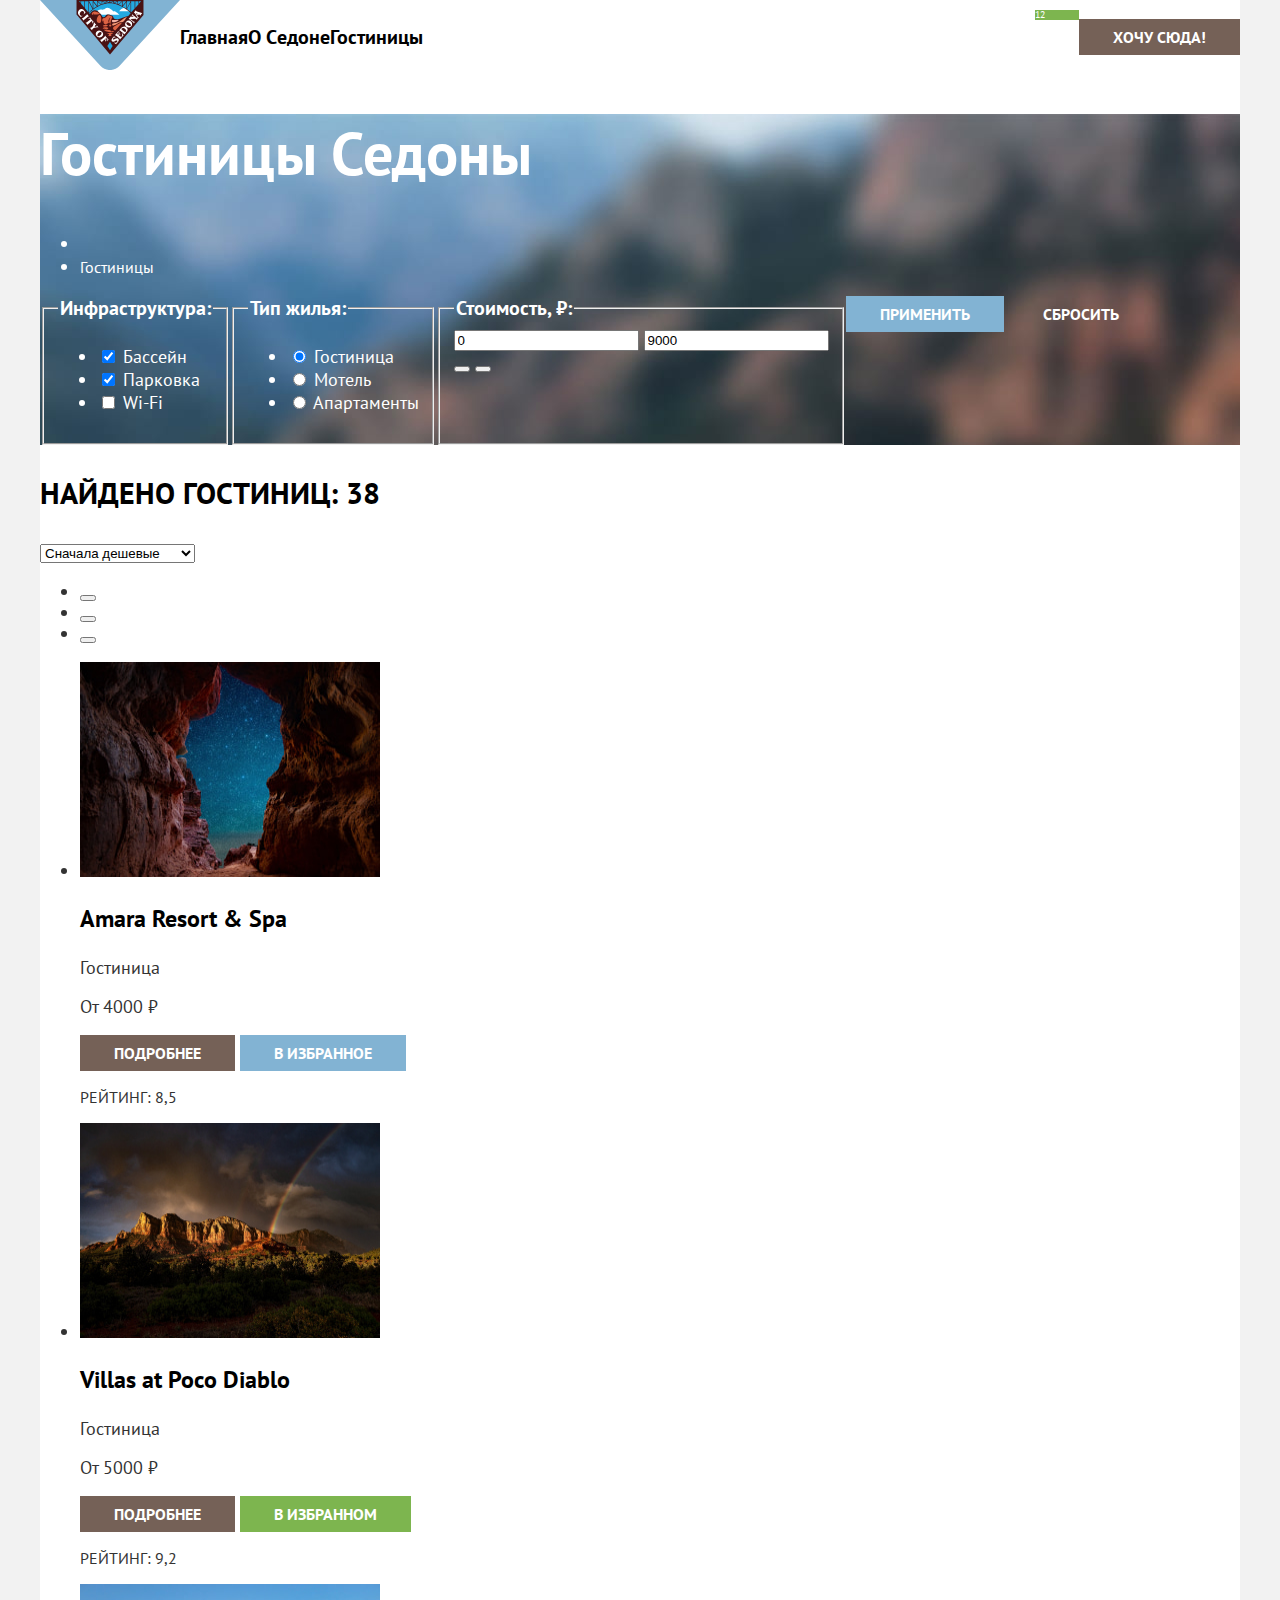
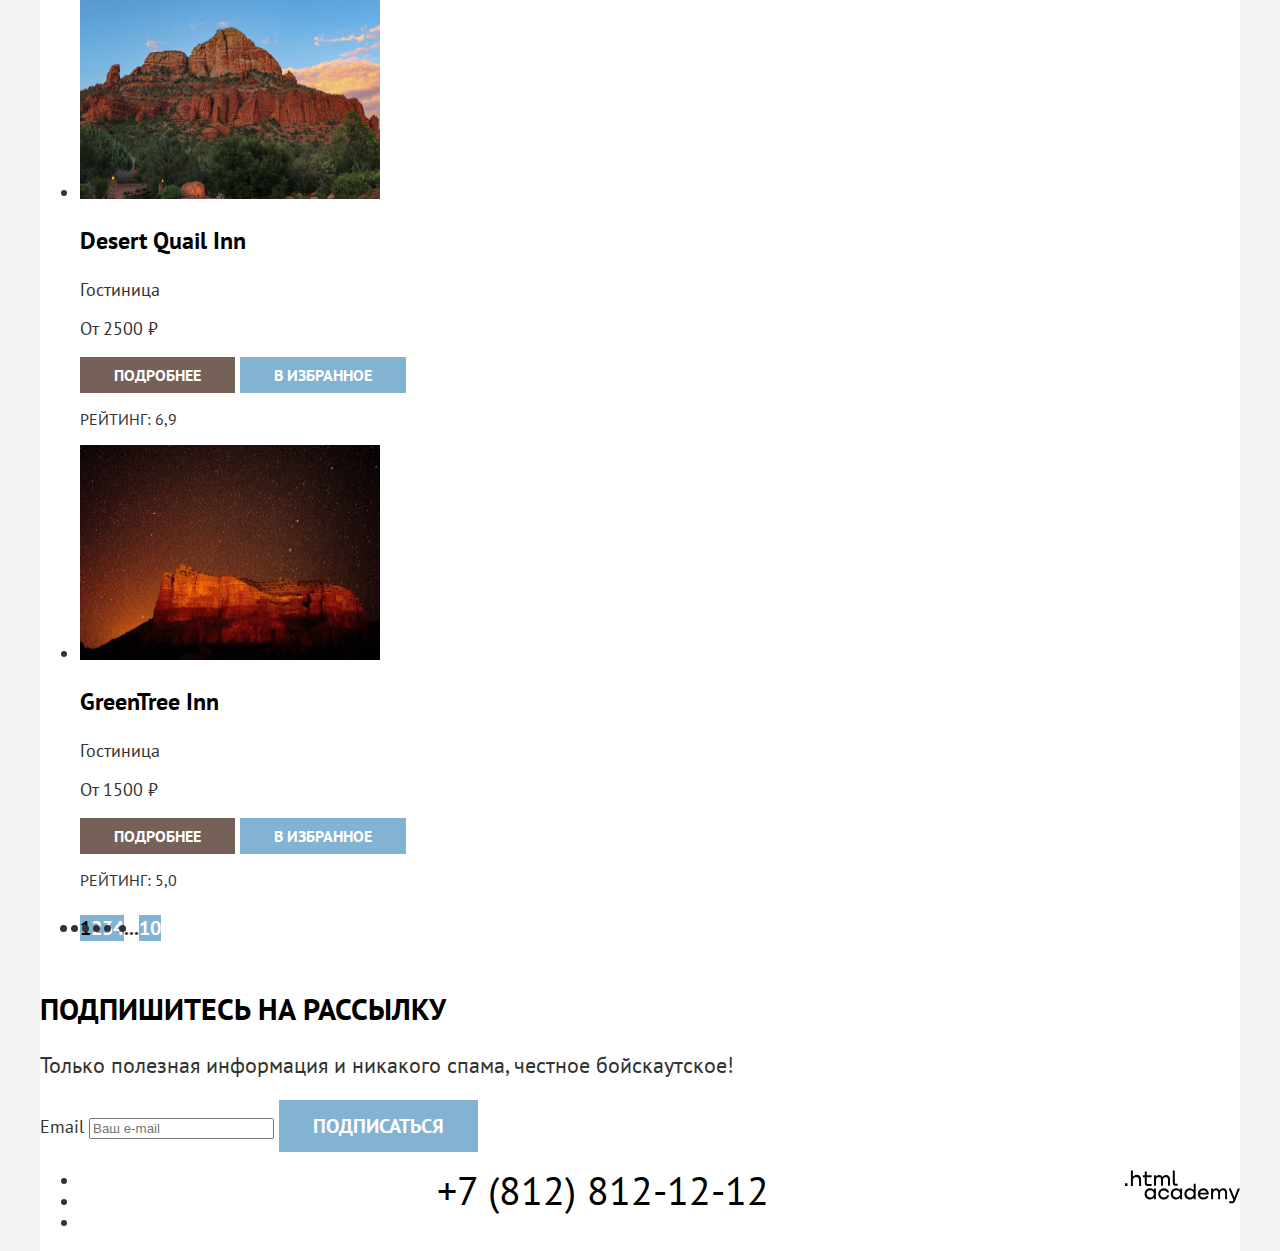
<file: 4/catalog.html>
<!DOCTYPE html>
<html lang="ru">
  <head>
    <meta charset="utf-8">
    <title>Каталог</title>
    <link rel="stylesheet" href="styles/styles.css">
    <base href="https://htmlacademy-htmlcss.github.io/2002729-sedona-37/4/">
</head>
  <body>
    <div class="page-container">
    <header class="page-header">
      <nav class="navigation">
        <a class="navigation-logo">
        <img src="images/logo.svg" width="140" height="70" alt="Логотип городка Седона">
        </a>

        <ul class="navigation-list">
          <li class="navigation-item">
            <a class="navigation-link" href="index.html">Главная</a>
          </li>
          <li class="navigation-item">
            <a class="navigation-link" href="">О Cедоне</a>
          </li>
          <li class="navigation-item">
            <a class="navigation-link" href="">Гостиницы</a>
          </li>
        </ul>
        <ul class="navigation-user">
          <li class="navigation-user-item">
            <a class="navigation-user-link" href="">
              <span class="visually-hidden">Поиск</span>
            </a>
          </li>
          <li class="navigation-user-item">
            <a class="navigation-user-link" href="">
              <span class="visually-hidden">Избранное</span>
              <p class="like-number color-white">12</p>
            </a>
          </li>
        </ul>
      <button class="button button-nav button-brown">Хочу сюда!</button>
      </nav>
    </header>
    <main class="main-inner">
    <section class="catalog-products">
      <header class="catalog-filters-header">
        <h1>Гостиницы Седоны</h1>
        <ul class="breadcrumbs">
          <li class="breadcrumbs-item">
            <a class="breadcrumbs-link" href="index.html">
              <span class="visually-hidden">На главную</span>
            </a>
          </li>
          <li class="breadcrumbs-item">
            <a class="breadcrumbs-link navigation-link-current">Гостиницы</a>
          </li>
        </ul>
      </header>
      <h2 class="visually-hidden">Список товаров с фильтрами</h2>
      <form class="catalog-filter" action="https://echo.htmlacademy.ru/" method="get">
        <fieldset class="catalog-filter-group">
          <legend class="catalog-filter-title">Инфраструктура:</legend>
          <ul class="catalog-filter-list">
            <li class="catalog-filter-item">
              <label class="control">
                <input class="control-input" type="checkbox" name="pool" checked>
                Бассейн
              </label>
            </li>
            <li class="catalog-filter-item">
              <label class="control">
                <input class="control-input" type="checkbox" name="parking" checked>
                Парковка
              </label>
            </li>
            <li class="catalog-filter-item">
              <label class="control">
                <input class="control-input" type="checkbox" name="Wi-Fi">
                Wi-Fi
              </label>
            </li>
          </ul>
        </fieldset>

        <fieldset class="catalog-filter-group">
          <legend class="catalog-filter-title">Тип жилья:</legend>
          <ul class="catalog-filter-list">
            <li class="catalog-filter-item">
              <label class="control">
                <input class="control-input" type="radio" name="product-group" value="hotel" checked>
                Гостиница
              </label>
            </li>
            <li class="catalog-filter-item">
              <label class="control">
                <input class="control-input" type="radio" name="product-group" value="motel">
                Мотель
              </label>
            </li>
            <li class="catalog-filter-item">
              <label class="control">
                <input class="control-input" type="radio" name="product-group" value="apartments">
                Апартаменты
              </label>
            </li>
          </ul>
        </fieldset>
        <fieldset class="catalog-filter-group">
          <legend class="catalog-filter-title">Стоимость, ₽:</legend>
            <label class="">
              <input class="control-input" type="text" name="min-price" value="0">
            </label>
            <label class="">
              <input class="control-input" type="text" name="max-price" value="9000">
            </label>
            <div class="range">
              <button class="button-range" type="button"></button>
              <button class="button-range" type="button"></button>
            </div>
        </fieldset>
        <div class="catalog-filter-buttons">
          <button class="button button-filter-accept button-blue" type="submit">Применить</button>
          <button class="button button-filter-reset" type="reset">Сбросить</button>
        </div>
      </form>
    </section>
    <section class="filter-sort">
      <h2 class="visually-hidden">Сортировка результатов</h2>
      <p class="filter-sort-text">Найдено гостиниц: 38</p>
      <select name="sorting">
        <option value="cheap">Сначала дешевые</option>
        <option value="cheap">Сначала дорогие</option>
        <option value="cheap">Сначала популярные</option>
      </select>

      <ul class="card-view-buttons">
        <li class="card-view-item">
          <button class="card-view-button active" type="button">
            <span class="visually-hidden">Показать карточки</span>
          </button>
        </li>
        <li class="card-view-item">
          <button class="card-view-button" type="button">
            <span class="visually-hidden">Показать карточку целиком</span>
          </button>
        </li>
        <li class="card-view-item">
          <button class="card-view-button" type="button">
            <span class="visually-hidden">Показать списком</span>
          </button>
        </li>
      </ul>
    </section>
    <section class="product-card">
      <h2 class="visually-hidden">Результаты поиска</h2>
      <ul class="product-card-list">
        <li class="product-card-item">
          <a class="product-card-link">
            <img class="product-card-img" src="images/hotels/hotel-1.jpg" width="300" height="215" alt="Гостиница Amara Resort & Spa">
            <h3>Amara Resort & Spa</h3>
          </a>
          <p>Гостиница</p>
          <p>От 4000 ₽</p>
          <a class="button button-brown" href="#">Подробнее</a>
          <button class="button button-favourites button-blue" type="button">В избранное</button>
          <span class="visually-hidden">4 звезды</span>
          <p class="product-cards-rating">Рейтинг: 8,5</p>
        </li>
        <li class="product-card-item">
          <a class="product-card-link">
            <img class="product-card-img" src="images/hotels/hotel-2.jpg" width="300" height="215" alt="Гостиница Villas at Poco Diablo">
            <h3>Villas at Poco Diablo</h3>
          </a>
          <p>Гостиница</p>
          <p>От 5000 ₽</p>
          <a class="button button-brown" href="#">Подробнее</a>
          <button class="button button-favourites button-green" type="button">В избранном</button>
          <span class="visually-hidden">4 звезды</span>
          <p class="product-cards-rating">Рейтинг: 9,2</p>
        </li>
        <li class="product-card-item">
          <a class="product-card-link">
            <img class="product-card-img" src="images/hotels/hotel-3.jpg" width="300" height="215" alt="Гостиница Desert Quail Inn">
            <h3>Desert Quail Inn</h3>
          </a>
          <p>Гостиница</p>
          <p>От 2500 ₽</p>
          <a class="button button-brown" href="#">Подробнее</a>
          <button class="button button-favourites button-blue" type="button">В избранное</button>
          <span class="visually-hidden">3 звезды</span>
          <p class="product-cards-rating">Рейтинг: 6,9</p>
        </li>
        <li class="product-card-item">
          <a class="product-card-link">
            <img class="product-card-img" src="images/hotels/hotel-4.jpg" width="300" height="215" alt="Гостиница GreenTree Inn">
            <h3>GreenTree Inn</h3>
          </a>
          <p>Гостиница</p>
          <p>От 1500 ₽</p>
          <a class="button button-brown" href="#">Подробнее</a>
          <button class="button button-favourites button-blue" type="button">В избранное</button>
          <span class="visually-hidden">2 звезды</span>
          <p class="product-cards-rating">Рейтинг: 5,0</p>
        </li>
      </ul>
      <ul class="pagination">
        <li class="pagination-item">
          <a class="pagination-link pagination-current">1</a>
        </li>
        <li class="pagination-item">
          <a class="pagination-link" href="#">2</a>
        </li>
        <li class="pagination-item">
          <a class="pagination-link" href="#">3</a>
        </li>
        <li class="pagination-item">
          <a class="pagination-link" href="#">4</a>
        </li>
        <li class="pagination-item">
          <span>...</span>
        </li>
        <li class="pagination-item">
          <a class="pagination-link" href="#">10</a>
        </li>
      </ul>
    </section>
    </main>
    <section class="subscribe subscribe-catalog">
      <h2 class="subscribe-heading">Подпишитесь на рассылку</h2>
      <p class="subscribe-text">Только полезная информация и никакого спама, честное бойскаутское!</p>
      <form class="subscribe-form" action="https://echo.htmlacademy.ru">
        <label for="newsletter-email">Email</label>
        <input type="email" name="e-mail" placeholder="Ваш e-mail"  id="newsletter-email" required>
        <button class="button button-blue button-subscribe" type="submit">Подписаться</button>
      </form>
    </section>
    <footer class="main-footer">
    <h2 class="visually-hidden">Контакты</h2>
    <ul class="social-list">
      <li class="social-item">
        <a href="https://vk.com/htmlacademy">
          <span class="visually-hidden">Вконтакте</span>
        </a>
      </li>
      <li class="social-item">
        <a href="https://t.me/htmlacademy">
          <span class="visually-hidden">Телеграм</span>
        </a>
      </li>
      <li class="contacts-item">
        <a href="https://www.youtube.com/user/htmlacademyru">
          <span class="visually-hidden">Ютуб</span>
        </a>
      </li>
    </ul>
    <p class="tel">
      <a class="tel-link" href="tel:+78128121212">+7 (812) 812-12-12</a>
    </p>
    <p class="logo-html-academy">
        <a href="https://htmlacademy.ru/">
          <span class="visually-hidden">Лого HTML Academy</span>
          <svg xmlns="http://www.w3.org/2000/svg" width="115" height="34" fill="none"><path fill="#000" d="M0 13.3v2.6h2.5v-2.6H0ZM11.6 4.9c-1.6 0-2.8.7-3.6 1.7h-.1V.4h-2v15.5h2v-5.3C7.9 8.5 9.2 7 11.2 7c1.8 0 2.9 1.4 2.9 3.2v5.7h2V9.8c.1-3-1.8-5-4.5-5ZM26.6 5.2h-4.8V1.5h-2v3.8h-1.9v2h1.9v6c0 1.7 1 2.7 2.7 2.7h4.1v-2h-3.7c-.7 0-1.1-.4-1.1-1.1V7.2h4.8v-2ZM41.1 5c-1.6 0-2.9.8-3.5 2h-.1a3.7 3.7 0 0 0-3.4-2c-1.4 0-2.5.8-3.1 1.8h-.1V5.2H29v10.6h2v-5.4c0-2 1-3.5 2.6-3.5 1.5 0 2.4 1 2.4 2.6v6.3h2v-5.6c0-2.4 1.4-3.3 2.6-3.3 1.5 0 2.4 1 2.4 2.6v6.3h2V9.3c.1-2.5-1.4-4.3-3.9-4.3ZM47.8 13c0 1.8 1 2.8 2.8 2.8h2v-2h-1.7c-.7 0-1.1-.4-1.1-1.1V.4h-2V13ZM28.9 20a4.9 4.9 0 0 0-3.9-1.7c-3.1 0-5.4 2.3-5.4 5.6s2.3 5.6 5.4 5.6c1.8 0 3-.8 3.8-2h.1v1.7h2V18.6h-2V20Zm-3.6 7.5a3.5 3.5 0 0 1-3.6-3.6c0-2 1.4-3.6 3.6-3.6s3.6 1.6 3.6 3.6c0 1.9-1.4 3.6-3.6 3.6ZM44.2 22.4c-.5-2.4-2.6-4.1-5.4-4.1a5.4 5.4 0 0 0-5.6 5.6c0 3 2.2 5.6 5.6 5.6 2.8 0 4.9-1.8 5.4-4.2h-2.1a3.4 3.4 0 0 1-3.3 2.3 3.5 3.5 0 0 1-3.6-3.6c0-2 1.4-3.6 3.6-3.6 1.6 0 2.8 1 3.3 2.2h2.1v-.2ZM55.1 20a4.9 4.9 0 0 0-3.9-1.7c-3.1 0-5.4 2.3-5.4 5.6s2.3 5.6 5.4 5.6c1.8 0 3-.8 3.8-2h.1v1.7h2V18.6h-2V20Zm-3.6 7.5a3.5 3.5 0 0 1-3.6-3.6c0-2 1.4-3.6 3.6-3.6s3.6 1.6 3.6 3.6c0 1.9-1.5 3.6-3.6 3.6ZM68.7 20.2a5 5 0 0 0-3.9-2c-3.1 0-5.4 2.4-5.4 5.7 0 3.3 2.2 5.6 5.4 5.6 1.7 0 3-.8 3.8-1.8h.1v1.5h2V13.8h-2v6.4Zm-3.6 7.3a3.5 3.5 0 0 1-3.6-3.6c0-2 1.4-3.6 3.6-3.6s3.6 1.6 3.6 3.6c-.1 2-1.5 3.6-3.6 3.6ZM78.3 18.3a5.4 5.4 0 0 0-5.5 5.6c0 3 2.1 5.6 5.5 5.6 2.5 0 4.5-1.3 5.2-3.6h-2.1c-.5 1-1.6 1.6-3 1.6-1.9 0-3.3-1.3-3.4-3h8.8c.2-3.5-2-6.2-5.5-6.2Zm0 1.9c1.7 0 3 1 3.3 2.6h-6.5a3.2 3.2 0 0 1 3.2-2.6ZM98.2 18.3a4 4 0 0 0-3.6 2h-.1c-.6-1.2-1.8-2-3.4-2-1.4 0-2.5.7-3.1 1.8v-1.5h-1.9v10.6h2v-5.4c0-2 1-3.4 2.6-3.5 1.5 0 2.4 1 2.4 2.6v6.3h2v-5.6c0-2.4 1.4-3.3 2.6-3.3 1.5 0 2.4 1 2.4 2.6v6.3h2v-6.5c.1-2.6-1.4-4.4-3.9-4.4ZM109.4 27.4l-3.6-9h-2.2l4.8 11.7c-.3.9-.7 1.2-1.7 1.2h-2.5v2h2.5c1.8 0 2.8-.8 3.5-2.6l4.7-12.2h-2.1l-3.4 8.9Z"/></svg>
        </a>
    </p>
    </footer>
    </div>
  </body>
</html>
</file>
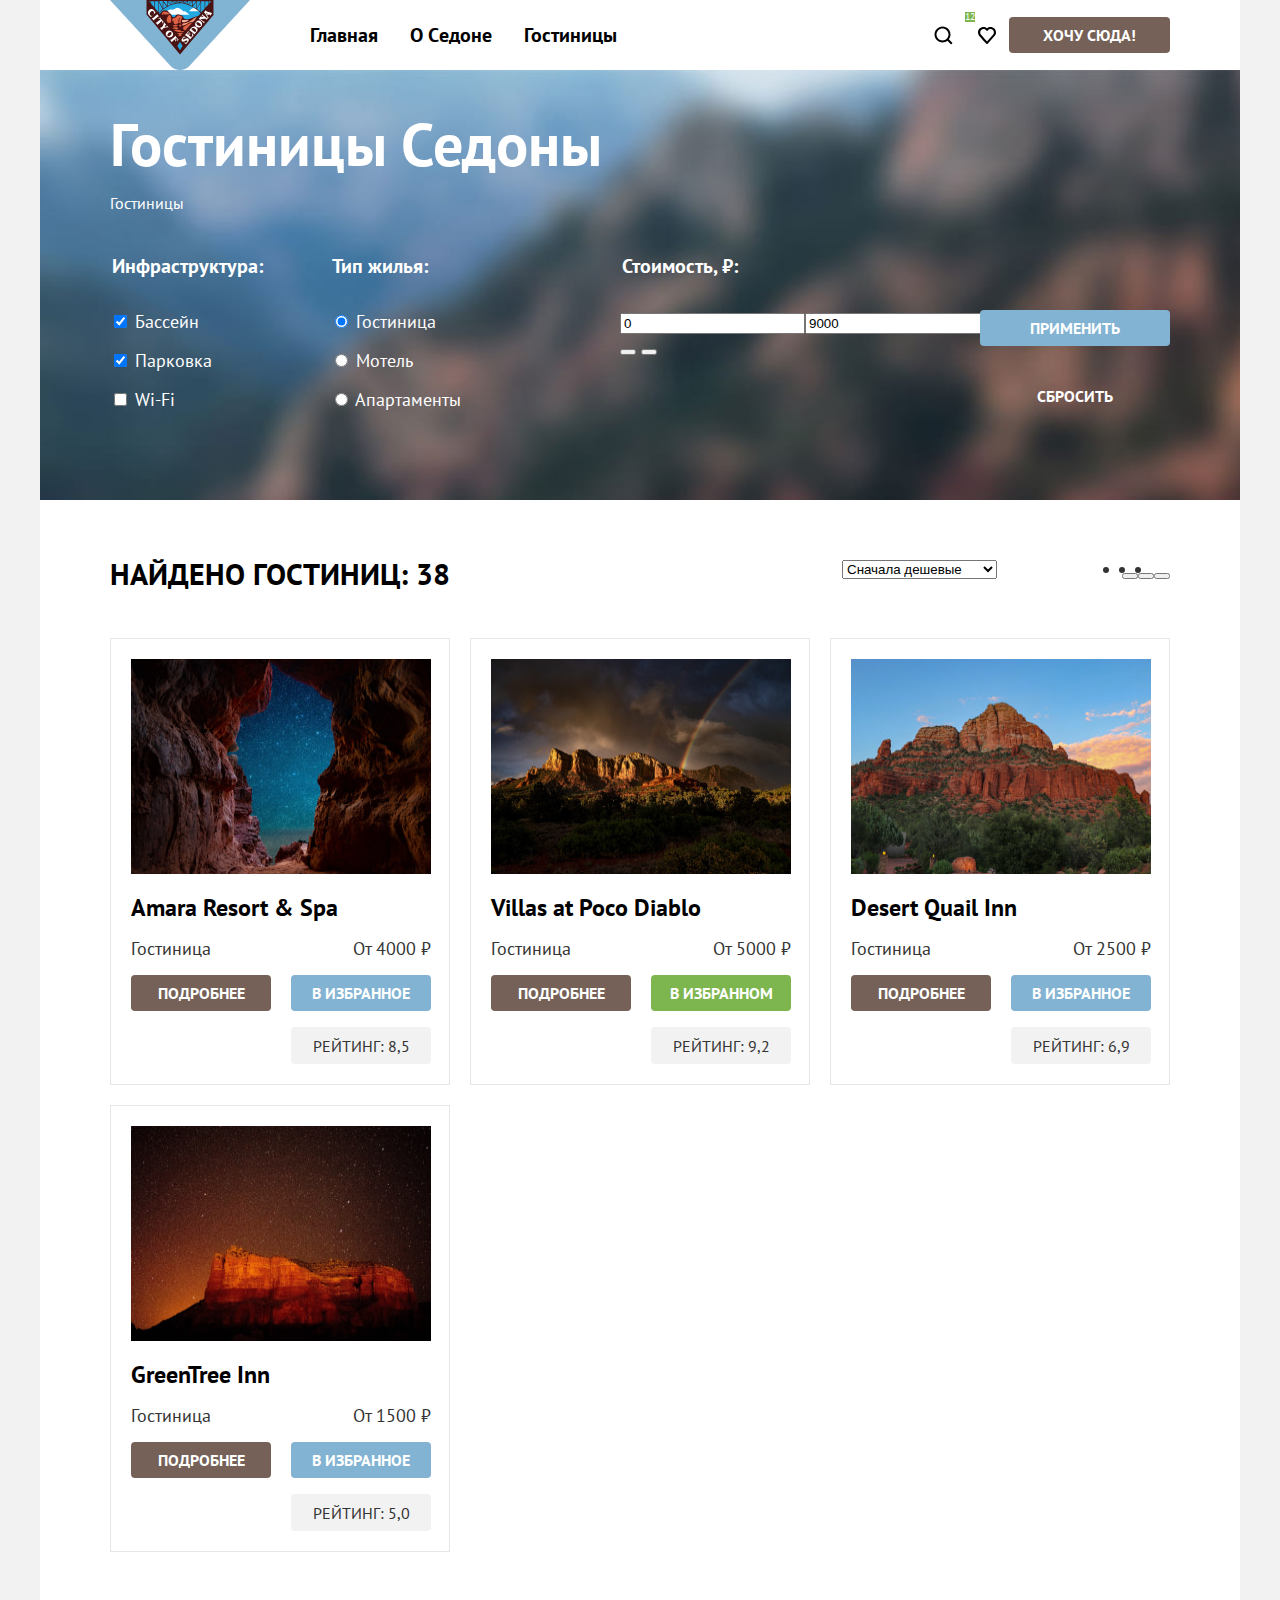
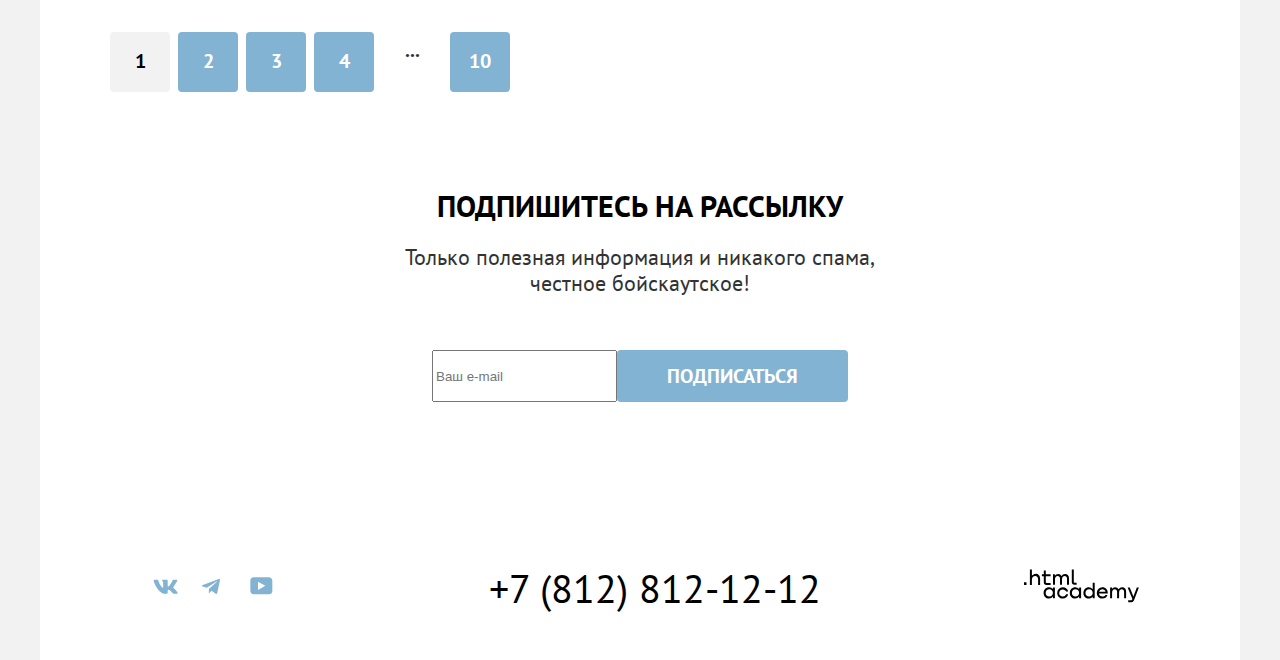
<file: 5/catalog.html>
<!DOCTYPE html>
<html lang="ru">
  <head>
    <meta charset="utf-8">
    <title>Каталог</title>
    <link rel="stylesheet" href="styles/styles.css">
    <base href="https://htmlacademy-htmlcss.github.io/2002729-sedona-37/5/">
</head>
  <body>
    <div class="page-container">
    <header class="page-header">
      <nav class="navigation">
        <a class="navigation-logo-link">
        <img class="navigation-logo-img" src="images/logo.svg" width="140" height="70" alt="Логотип городка Седона">
        </a>

        <ul class="navigation-list">
          <li class="navigation-item">
            <a class="navigation-link" href="index.html">Главная</a>
          </li>
          <li class="navigation-item">
            <a class="navigation-link" href="">О Cедоне</a>
          </li>
          <li class="navigation-item">
            <a class="navigation-link" href="">Гостиницы</a>
          </li>
        </ul>
        <ul class="navigation-user">
          <li class="navigation-user-item ">
            <a class="navigation-user-link search" href="">
              <span class="visually-hidden">Поиск</span>
            </a>
          </li>
          <li class="navigation-user-item">
            <a class="navigation-user-link like" href="">
              <span class="visually-hidden">Избранное</span>
              <p class="like-number color-white">12</p>
            </a>
          </li>
        </ul>
      <button class="button button-nav button-brown">Хочу сюда!</button>
      </nav>
    </header>
    <main class="main-inner">
    <section class="catalog-products">
      <header class="catalog-filters-header">
        <h1>Гостиницы Седоны</h1>
        <ul class="breadcrumbs">
          <li class="breadcrumbs-item">
            <a class="breadcrumbs-link" href="index.html">
              <span class="visually-hidden">На главную</span>
            </a>
          </li>
          <li class="breadcrumbs-item">
            <a class="breadcrumbs-link navigation-link-current">Гостиницы</a>
          </li>
        </ul>
      </header>
      <h2 class="visually-hidden">Список товаров с фильтрами</h2>
      <form class="catalog-filter" action="https://echo.htmlacademy.ru/" method="get">
        <fieldset class="catalog-filter-group catalog-filter-infrastructure">
          <legend class="catalog-filter-title">Инфраструктура:</legend>
          <ul class="catalog-filter-list">
            <li class="catalog-filter-item">
              <label class="control">
                <input class="control-input" type="checkbox" name="pool" checked>
                Бассейн
              </label>
            </li>
            <li class="catalog-filter-item">
              <label class="control">
                <input class="control-input" type="checkbox" name="parking" checked>
                Парковка
              </label>
            </li>
            <li class="catalog-filter-item">
              <label class="control">
                <input class="control-input" type="checkbox" name="Wi-Fi">
                Wi-Fi
              </label>
            </li>
          </ul>
        </fieldset>

        <fieldset class="catalog-filter-group catalog-filter-housing">
          <legend class="catalog-filter-title">Тип жилья:</legend>
          <ul class="catalog-filter-list">
            <li class="catalog-filter-item">
              <label class="control">
                <input class="control-input" type="radio" name="product-group" value="hotel" checked>
                Гостиница
              </label>
            </li>
            <li class="catalog-filter-item">
              <label class="control">
                <input class="control-input" type="radio" name="product-group" value="motel">
                Мотель
              </label>
            </li>
            <li class="catalog-filter-item">
              <label class="control">
                <input class="control-input" type="radio" name="product-group" value="apartments">
                Апартаменты
              </label>
            </li>
          </ul>
        </fieldset>

        <fieldset class="catalog-filter-group catalog-filter-cost">
          <legend class="catalog-filter-title">Стоимость, ₽:</legend>
            <div class="catalog-filter-price-wrapper">
              <label class="catalog-filter-price">
                <input class="control-input" type="text" name="min-price" value="0">
              </label>
              <label class="catalog-filter-price">
                <input class="control-input" type="text" name="max-price" value="9000">
              </label>
            </div>
            <div class="range">
              <button class="button-range" type="button"></button>
              <button class="button-range" type="button"></button>
            </div>
        </fieldset>
        <div class="catalog-filter-buttons">
          <button class="button button-filter-accept button-blue" type="submit">Применить</button>
          <button class="button button-filter-reset" type="reset">Сбросить</button>
        </div>
      </form>
    </section>
    <section class="filter-sort">
      <h2 class="visually-hidden">Сортировка результатов</h2>
      <p class="filter-sort-title">Найдено гостиниц: 38</p>
      <select class="sorting" name="sorting">
        <option value="cheap">Сначала дешевые</option>
        <option value="cheap">Сначала дорогие</option>
        <option value="cheap">Сначала популярные</option>
      </select>

      <ul class="card-view-buttons">
        <li class="card-view-item">
          <button class="card-view-button active" type="button">
            <span class="visually-hidden">Показать карточки</span>
          </button>
        </li>
        <li class="card-view-item">
          <button class="card-view-button" type="button">
            <span class="visually-hidden">Показать карточку целиком</span>
          </button>
        </li>
        <li class="card-view-item">
          <button class="card-view-button" type="button">
            <span class="visually-hidden">Показать списком</span>
          </button>
        </li>
      </ul>
    </section>
    <section class="product-card">
      <h2 class="visually-hidden">Результаты поиска</h2>
      <ul class="product-card-list">
        <li class="product-card-item">
          <a class="product-card-link">
            <img class="product-card-img" src="images/hotels/hotel-1.jpg" width="300" height="215" alt="Гостиница Amara Resort & Spa">
          </a>
          <a class="product-card-link">
            <h3 class="hotel-name">Amara Resort & Spa</h3>
          </a>
          <p class="hotel">Гостиница</p>
          <p class="price">От 4000 ₽</p>
          <a class="button button-product-card button-brown" href="#">Подробнее</a>
          <button class="button button-product-card button-favourites button-blue" type="button">В избранное</button>
          <span class="visually-hidden">4 звезды</span>
          <p class="product-cards-rating">Рейтинг: 8,5</p>
        </li>
        <li class="product-card-item">
          <a class="product-card-link">
            <img class="product-card-img" src="images/hotels/hotel-2.jpg" width="300" height="215" alt="Гостиница Villas at Poco Diablo">
          </a>
          <a class="product-card-link">
            <h3 class="hotel-name">Villas at Poco Diablo</h3>
          </a>
          <p class="hotel">Гостиница</p>
          <p class="price">От 5000 ₽</p>
          <a class="button button-product-card button-brown" href="#">Подробнее</a>
          <button class="button button-product-card button-favourites button-favourites-added button-green" type="button">В избранном</button>
          <span class="visually-hidden">4 звезды</span>
          <p class="product-cards-rating">Рейтинг: 9,2</p>
        </li>
        <li class="product-card-item">
          <a class="product-card-link">
            <img class="product-card-img" src="images/hotels/hotel-3.jpg" width="300" height="215" alt="Гостиница Desert Quail Inn">
          </a>
          <a class="product-card-link">
            <h3 class="hotel-name">Desert Quail Inn</h3>
          </a>
          <p class="hotel">Гостиница</p>
          <p class="price">От 2500 ₽</p>
          <a class="button button-product-card button-brown" href="#">Подробнее</a>
          <button class="button button-product-card button-favourites button-blue" type="button">В избранное</button>
          <span class="visually-hidden">3 звезды</span>
          <p class="product-cards-rating">Рейтинг: 6,9</p>
        </li>
        <li class="product-card-item">
          <a class="product-card-link">
            <img class="product-card-img" src="images/hotels/hotel-4.jpg" width="300" height="215" alt="Гостиница GreenTree Inn">
          </a>
          <a class="product-card-link">
            <h3 class="hotel-name">GreenTree Inn</h3>
          </a>
          <p class="hotel">Гостиница</p>
          <p class="price">От 1500 ₽</p>
          <a class="button button-product-card button-brown" href="#">Подробнее</a>
          <button class="button button-product-card button-favourites button-blue" type="button">В избранное</button>
          <span class="visually-hidden">2 звезды</span>
          <p class="product-cards-rating">Рейтинг: 5,0</p>
        </li>
      </ul>
      <ul class="pagination">
        <li class="pagination-item">
          <a class="pagination-link pagination-current">1</a>
        </li>
        <li class="pagination-item">
          <a class="pagination-link" href="#">2</a>
        </li>
        <li class="pagination-item">
          <a class="pagination-link" href="#">3</a>
        </li>
        <li class="pagination-item">
          <a class="pagination-link" href="#">4</a>
        </li>
        <li class="pagination-item">
          <span>...</span>
        </li>
        <li class="pagination-item">
          <a class="pagination-link" href="#">10</a>
        </li>
      </ul>
    </section>
    </main>
    <section class="subscribe subscribe-catalog">
      <h2 class="subscribe-heading">Подпишитесь на рассылку</h2>
      <p class="subscribe-text">Только полезная информация и никакого спама, честное бойскаутское!</p>
      <form class="subscribe-form" action="https://echo.htmlacademy.ru">
        <label class="visually-hidden" for="newsletter-email">Email</label>
        <input type="email" name="e-mail" placeholder="Ваш e-mail"  id="newsletter-email" required>
        <button class="button button-blue button-subscribe" type="submit">Подписаться</button>
      </form>
    </section>
    <footer class="main-footer">
    <h2 class="visually-hidden">Контакты</h2>
    <ul class="social-list">
      <li class="social-item">
        <a class="social-link" href="https://vk.com/htmlacademy">
          <span class="visually-hidden">Вконтакте</span>
          <svg xmlns="http://www.w3.org/2000/svg" width="25" height="15" fill="none"><path fill="#83B3D3" fill-rule="evenodd" d="M24.12 1.8c.16-.54 0-.94-.8-.94H20.7c-.67 0-.98.34-1.15.73 0 0-1.33 3.2-3.22 5.27-.61.6-.9.8-1.23.8-.16 0-.41-.2-.41-.75v-5.1c0-.66-.19-.95-.74-.95H9.82c-.42 0-.67.3-.67.59 0 .62.95.76 1.04 2.51v3.8c0 .83-.15.98-.48.98-.9 0-3.06-3.2-4.34-6.88-.25-.72-.5-1-1.18-1H1.57c-.75 0-.9.34-.9.73 0 .68.89 4.07 4.14 8.55 2.17 3.06 5.23 4.72 8 4.72 1.68 0 1.88-.37 1.88-1v-2.32c0-.74.16-.88.7-.88.38 0 1.05.19 2.6 1.66 1.79 1.75 2.08 2.54 3.08 2.54h2.63c.75 0 1.12-.37.9-1.1-.23-.72-1.08-1.77-2.2-3.02-.62-.71-1.54-1.48-1.82-1.86-.39-.5-.28-.71 0-1.15 0 0 3.2-4.42 3.54-5.93Z" clip-rule="evenodd"/></svg>
        </a>
      </li>
      <li class="social-item">
        <a class="social-link" href="https://t.me/htmlacademy">
          <span class="visually-hidden">Телеграм</span>
          <svg xmlns="http://www.w3.org/2000/svg" width="18" height="16" fill="none"><path fill="#83B3D3" d="M16.79.96.84 7.1c-1.09.44-1.08 1.05-.2 1.32l4.1 1.28 9.47-5.98c.44-.27.85-.13.52.17l-7.68 6.93-.28 4.22c.41 0 .6-.2.83-.41l1.99-1.94 4.13 3.06c.77.42 1.31.2 1.5-.71l2.72-12.8c.28-1.1-.43-1.61-1.16-1.28Z"/></svg>
        </a>
      </li>
      <li class="contacts-item">
        <a class="social-link" href="https://www.youtube.com/user/htmlacademyru">
          <span class="visually-hidden">Ютуб</span>
          <svg xmlns="http://www.w3.org/2000/svg" width="23" height="18" fill="none"><path fill="#83B3D3" d="M18.94.36H3.51C1.65.36.33 1.95.33 3.76v10.09c0 1.91 1.32 3.5 3.18 3.5h15.65c1.64 0 3.17-1.59 3.17-3.4V3.76c-.22-1.8-1.53-3.4-3.39-3.4ZM7.99 12.89V4.82l7.34 4.04-7.34 4.03Z"/></svg>
        </a>
      </li>
    </ul>
    <p class="tel">
      <a class="tel-link" href="tel:+78128121212">+7 (812) 812-12-12</a>
    </p>
    <p class="logo-html-academy">
        <a href="https://htmlacademy.ru/">
          <span class="visually-hidden">Лого HTML Academy</span>
          <svg xmlns="http://www.w3.org/2000/svg" width="115" height="34" fill="none"><path fill="#000" d="M0 13.3v2.6h2.5v-2.6H0ZM11.6 4.9c-1.6 0-2.8.7-3.6 1.7h-.1V.4h-2v15.5h2v-5.3C7.9 8.5 9.2 7 11.2 7c1.8 0 2.9 1.4 2.9 3.2v5.7h2V9.8c.1-3-1.8-5-4.5-5ZM26.6 5.2h-4.8V1.5h-2v3.8h-1.9v2h1.9v6c0 1.7 1 2.7 2.7 2.7h4.1v-2h-3.7c-.7 0-1.1-.4-1.1-1.1V7.2h4.8v-2ZM41.1 5c-1.6 0-2.9.8-3.5 2h-.1a3.7 3.7 0 0 0-3.4-2c-1.4 0-2.5.8-3.1 1.8h-.1V5.2H29v10.6h2v-5.4c0-2 1-3.5 2.6-3.5 1.5 0 2.4 1 2.4 2.6v6.3h2v-5.6c0-2.4 1.4-3.3 2.6-3.3 1.5 0 2.4 1 2.4 2.6v6.3h2V9.3c.1-2.5-1.4-4.3-3.9-4.3ZM47.8 13c0 1.8 1 2.8 2.8 2.8h2v-2h-1.7c-.7 0-1.1-.4-1.1-1.1V.4h-2V13ZM28.9 20a4.9 4.9 0 0 0-3.9-1.7c-3.1 0-5.4 2.3-5.4 5.6s2.3 5.6 5.4 5.6c1.8 0 3-.8 3.8-2h.1v1.7h2V18.6h-2V20Zm-3.6 7.5a3.5 3.5 0 0 1-3.6-3.6c0-2 1.4-3.6 3.6-3.6s3.6 1.6 3.6 3.6c0 1.9-1.4 3.6-3.6 3.6ZM44.2 22.4c-.5-2.4-2.6-4.1-5.4-4.1a5.4 5.4 0 0 0-5.6 5.6c0 3 2.2 5.6 5.6 5.6 2.8 0 4.9-1.8 5.4-4.2h-2.1a3.4 3.4 0 0 1-3.3 2.3 3.5 3.5 0 0 1-3.6-3.6c0-2 1.4-3.6 3.6-3.6 1.6 0 2.8 1 3.3 2.2h2.1v-.2ZM55.1 20a4.9 4.9 0 0 0-3.9-1.7c-3.1 0-5.4 2.3-5.4 5.6s2.3 5.6 5.4 5.6c1.8 0 3-.8 3.8-2h.1v1.7h2V18.6h-2V20Zm-3.6 7.5a3.5 3.5 0 0 1-3.6-3.6c0-2 1.4-3.6 3.6-3.6s3.6 1.6 3.6 3.6c0 1.9-1.5 3.6-3.6 3.6ZM68.7 20.2a5 5 0 0 0-3.9-2c-3.1 0-5.4 2.4-5.4 5.7 0 3.3 2.2 5.6 5.4 5.6 1.7 0 3-.8 3.8-1.8h.1v1.5h2V13.8h-2v6.4Zm-3.6 7.3a3.5 3.5 0 0 1-3.6-3.6c0-2 1.4-3.6 3.6-3.6s3.6 1.6 3.6 3.6c-.1 2-1.5 3.6-3.6 3.6ZM78.3 18.3a5.4 5.4 0 0 0-5.5 5.6c0 3 2.1 5.6 5.5 5.6 2.5 0 4.5-1.3 5.2-3.6h-2.1c-.5 1-1.6 1.6-3 1.6-1.9 0-3.3-1.3-3.4-3h8.8c.2-3.5-2-6.2-5.5-6.2Zm0 1.9c1.7 0 3 1 3.3 2.6h-6.5a3.2 3.2 0 0 1 3.2-2.6ZM98.2 18.3a4 4 0 0 0-3.6 2h-.1c-.6-1.2-1.8-2-3.4-2-1.4 0-2.5.7-3.1 1.8v-1.5h-1.9v10.6h2v-5.4c0-2 1-3.4 2.6-3.5 1.5 0 2.4 1 2.4 2.6v6.3h2v-5.6c0-2.4 1.4-3.3 2.6-3.3 1.5 0 2.4 1 2.4 2.6v6.3h2v-6.5c.1-2.6-1.4-4.4-3.9-4.4ZM109.4 27.4l-3.6-9h-2.2l4.8 11.7c-.3.9-.7 1.2-1.7 1.2h-2.5v2h2.5c1.8 0 2.8-.8 3.5-2.6l4.7-12.2h-2.1l-3.4 8.9Z"/></svg>
        </a>
    </p>
    </footer>
    </div>
  </body>
</html>
</file>
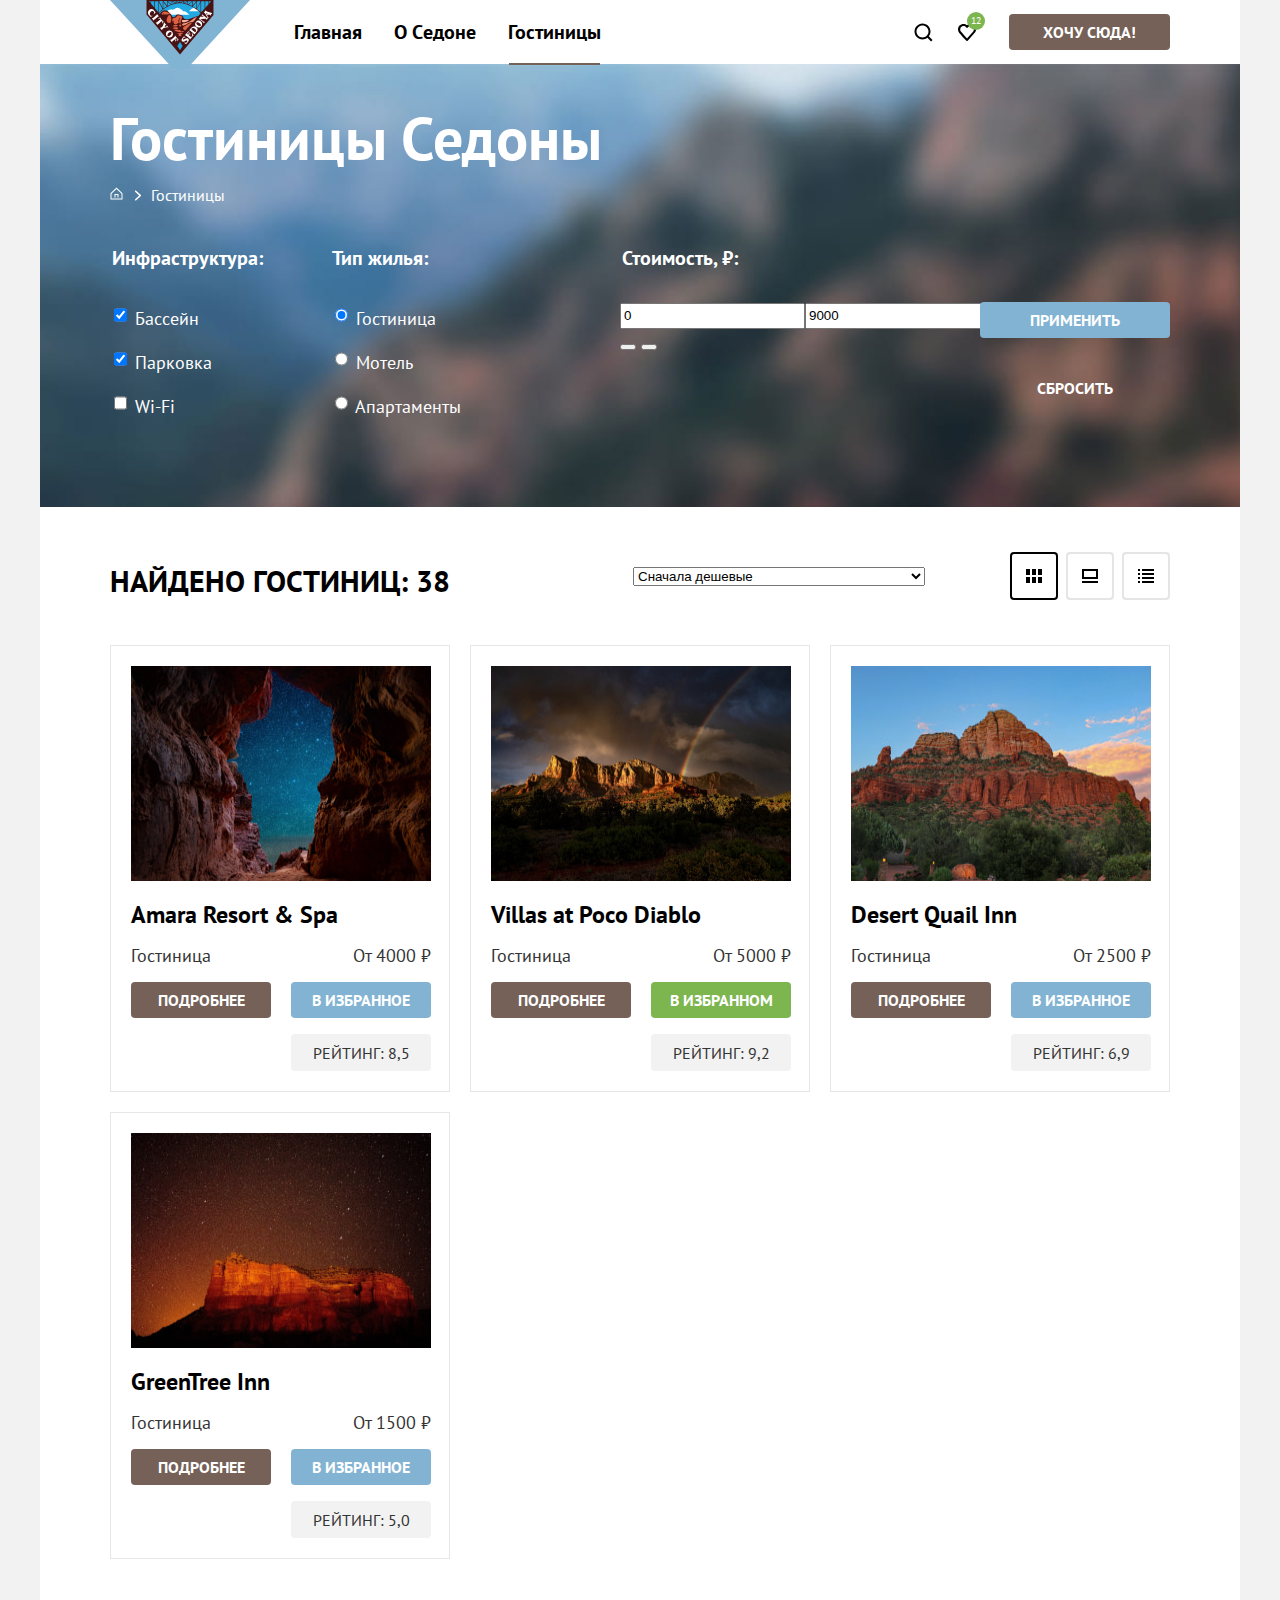
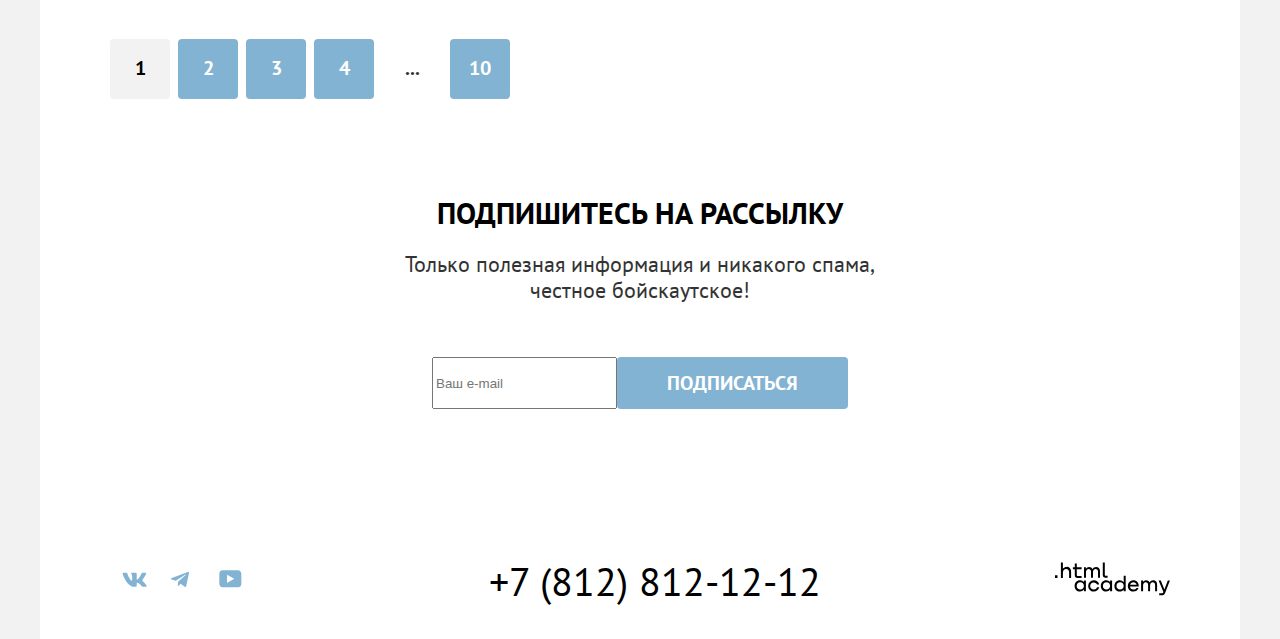
<file: 6/catalog.html>
<!DOCTYPE html>
<html lang="ru">
  <head>
    <meta charset="utf-8">
    <title>Каталог</title>
    <link rel="stylesheet" href="styles/styles.css">
    <base href="https://htmlacademy-htmlcss.github.io/2002729-sedona-37/6/">
</head>
  <body>
    <div class="page-container">
    <header class="page-header">
      <nav class="navigation">
        <a class="navigation-logo-link" href="">
        <img class="navigation-logo-img" src="images/logo-sedona.svg" width="140" height="70" alt="Логотип городка Седона">
        </a>

        <ul class="navigation-list">
          <li class="navigation-item">
            <a class="navigation-link" href="index.html">Главная</a>
          </li>
          <li class="navigation-item">
            <a class="navigation-link" href="">О Cедоне</a>
          </li>
          <li class="navigation-item">
            <a class="navigation-link navigation-link-current" href="">Гостиницы</a>
          </li>
        </ul>
        <ul class="navigation-user">
          <li class="navigation-user-item ">
            <a class="navigation-user-link search" href="">
              <span class="visually-hidden">Поиск</span>
            </a>
          </li>
          <li class="navigation-user-item">
            <a class="navigation-user-link like" href="">
              <span class="visually-hidden">Избранное</span>
              <p class="like-number color-white">12</p>
            </a>
          </li>
        </ul>
      <button class="button button-nav button-brown">Хочу сюда!</button>
      </nav>
    </header>
    <main class="main-inner">
    <section class="catalog-products">
      <header class="catalog-filters-header">
        <h1>Гостиницы Седоны</h1>
        <ul class="breadcrumbs">
          <li class="breadcrumbs-item">
            <a class="breadcrumbs-link breadcrumbs-link-home" href="index.html">
              <span class="visually-hidden">На главную</span>
            </a>
          </li>
          <li class="breadcrumbs-item">
            <a class="breadcrumbs-link" href="catalog.html">Гостиницы</a>
          </li>
        </ul>
      </header>
      <h2 class="visually-hidden">Список товаров с фильтрами</h2>
      <form class="catalog-filter" action="https://echo.htmlacademy.ru/" method="get">
        <fieldset class="catalog-filter-group catalog-filter-infrastructure">
          <legend class="catalog-filter-title">Инфраструктура:</legend>
          <ul class="catalog-filter-list">
            <li class="catalog-filter-item">
              <label class="control">
                <input class="control-input" type="checkbox" name="pool" checked>
                Бассейн
              </label>
            </li>
            <li class="catalog-filter-item">
              <label class="control">
                <input class="control-input" type="checkbox" name="parking" checked>
                Парковка
              </label>
            </li>
            <li class="catalog-filter-item">
              <label class="control">
                <input class="control-input" type="checkbox" name="Wi-Fi">
                Wi-Fi
              </label>
            </li>
          </ul>
        </fieldset>

        <fieldset class="catalog-filter-group catalog-filter-housing">
          <legend class="catalog-filter-title">Тип жилья:</legend>
          <ul class="catalog-filter-list">
            <li class="catalog-filter-item">
              <label class="control">
                <input class="control-input" type="radio" name="product-group" value="hotel" checked>
                Гостиница
              </label>
            </li>
            <li class="catalog-filter-item">
              <label class="control">
                <input class="control-input" type="radio" name="product-group" value="motel">
                Мотель
              </label>
            </li>
            <li class="catalog-filter-item">
              <label class="control">
                <input class="control-input" type="radio" name="product-group" value="apartments">
                Апартаменты
              </label>
            </li>
          </ul>
        </fieldset>

        <fieldset class="catalog-filter-group catalog-filter-cost">
          <legend class="catalog-filter-title">Стоимость, ₽:</legend>
            <div class="catalog-filter-price-wrapper">
              <label class="catalog-filter-price">
                <input class="control-input" type="text" name="min-price" value="0">
              </label>
              <label class="catalog-filter-price">
                <input class="control-input" type="text" name="max-price" value="9000">
              </label>
            </div>
            <div class="range">
              <button class="button-range" type="button"></button>
              <button class="button-range" type="button"></button>
            </div>
        </fieldset>
        <div class="catalog-filter-buttons">
          <button class="button button-filter-accept button-blue" type="submit">Применить</button>
          <button class="button button-filter-reset" type="reset">Сбросить</button>
        </div>
      </form>
    </section>
    <section class="filter-sort">
      <h2 class="visually-hidden">Сортировка результатов</h2>
      <p class="filter-sort-title">Найдено гостиниц: 38</p>
      <select class="sorting" name="sorting">
        <option value="cheap">Сначала дешевые</option>
        <option value="cheap">Сначала дорогие</option>
        <option value="cheap">Сначала популярные</option>
      </select>

      <ul class="card-view-buttons">
        <li class="card-view-item">
          <button class="card-view-button card-view-button-tile card-view-button-active" type="button">
            <span class="visually-hidden">Показать плиткой</span>
          </button>
        </li>
        <li class="card-view-item">
          <button class="card-view-button card-view-button-full" type="button">
            <span class="visually-hidden">Показать карточку целиком</span>
          </button>
        </li>
        <li class="card-view-item">
          <button class="card-view-button card-view-button-list" type="button">
            <span class="visually-hidden">Показать списком</span>
          </button>
        </li>
      </ul>
    </section>
    <section class="product-card">
      <h2 class="visually-hidden">Результаты поиска</h2>
      <ul class="product-card-list">
        <li class="product-card-item">
          <a class="product-card-link">
            <img class="product-card-img" src="images/hotels/hotel-1.jpg" width="300" height="215" alt="Гостиница Amara Resort & Spa">
          </a>
          <a class="product-card-link">
            <h3 class="hotel-name">Amara Resort & Spa</h3>
          </a>
          <p class="hotel">Гостиница</p>
          <p class="price">От 4000 ₽</p>
          <a class="button button-product-card button-brown" href="#">Подробнее</a>
          <button class="button button-product-card button-favourites button-blue" type="button">В избранное</button>
          <span class="visually-hidden">4 звезды</span>
          <p class="product-cards-rating">Рейтинг: 8,5</p>
        </li>
        <li class="product-card-item">
          <a class="product-card-link">
            <img class="product-card-img" src="images/hotels/hotel-2.jpg" width="300" height="215" alt="Гостиница Villas at Poco Diablo">
          </a>
          <a class="product-card-link">
            <h3 class="hotel-name">Villas at Poco Diablo</h3>
          </a>
          <p class="hotel">Гостиница</p>
          <p class="price">От 5000 ₽</p>
          <a class="button button-product-card button-brown" href="#">Подробнее</a>
          <button class="button button-product-card button-favourites button-favourites-added button-green" type="button">В избранном</button>
          <span class="visually-hidden">4 звезды</span>
          <p class="product-cards-rating">Рейтинг: 9,2</p>
        </li>
        <li class="product-card-item">
          <a class="product-card-link">
            <img class="product-card-img" src="images/hotels/hotel-3.jpg" width="300" height="215" alt="Гостиница Desert Quail Inn">
          </a>
          <a class="product-card-link">
            <h3 class="hotel-name">Desert Quail Inn</h3>
          </a>
          <p class="hotel">Гостиница</p>
          <p class="price">От 2500 ₽</p>
          <a class="button button-product-card button-brown" href="#">Подробнее</a>
          <button class="button button-product-card button-favourites button-blue" type="button">В избранное</button>
          <span class="visually-hidden">3 звезды</span>
          <p class="product-cards-rating">Рейтинг: 6,9</p>
        </li>
        <li class="product-card-item">
          <a class="product-card-link">
            <img class="product-card-img" src="images/hotels/hotel-4.jpg" width="300" height="215" alt="Гостиница GreenTree Inn">
          </a>
          <a class="product-card-link">
            <h3 class="hotel-name">GreenTree Inn</h3>
          </a>
          <p class="hotel">Гостиница</p>
          <p class="price">От 1500 ₽</p>
          <a class="button button-product-card button-brown" href="#">Подробнее</a>
          <button class="button button-product-card button-favourites button-blue" type="button">В избранное</button>
          <span class="visually-hidden">2 звезды</span>
          <p class="product-cards-rating">Рейтинг: 5,0</p>
        </li>
      </ul>
      <ul class="pagination">
        <li class="pagination-item">
          <a class="pagination-link pagination-current">1</a>
        </li>
        <li class="pagination-item">
          <a class="pagination-link" href="#">2</a>
        </li>
        <li class="pagination-item">
          <a class="pagination-link" href="#">3</a>
        </li>
        <li class="pagination-item">
          <a class="pagination-link" href="#">4</a>
        </li>
        <li class="pagination-item">
          <span>...</span>
        </li>
        <li class="pagination-item">
          <a class="pagination-link" href="#">10</a>
        </li>
      </ul>
    </section>
    </main>
    <section class="subscribe subscribe-catalog">
      <h2 class="subscribe-heading">Подпишитесь на рассылку</h2>
      <p class="subscribe-text">Только полезная информация и никакого спама, честное бойскаутское!</p>
      <form class="subscribe-form" action="https://echo.htmlacademy.ru">
        <label class="visually-hidden" for="newsletter-email">Email</label>
        <input type="email" name="e-mail" placeholder="Ваш e-mail"  id="newsletter-email" required>
        <button class="button button-blue button-subscribe" type="submit">Подписаться</button>
      </form>
    </section>
    <footer class="main-footer">
    <h2 class="visually-hidden">Контакты</h2>
    <ul class="social-list">
      <li class="social-item">
        <a class="social-link" href="https://vk.com/htmlacademy">
          <span class="visually-hidden">Вконтакте</span>
          <svg xmlns="http://www.w3.org/2000/svg" width="25" height="15" fill="currentColor"><path fill-rule="evenodd" d="M24.12 1.8c.16-.54 0-.94-.8-.94H20.7c-.67 0-.98.34-1.15.73 0 0-1.33 3.2-3.22 5.27-.61.6-.9.8-1.23.8-.16 0-.41-.2-.41-.75v-5.1c0-.66-.19-.95-.74-.95H9.82c-.42 0-.67.3-.67.59 0 .62.95.76 1.04 2.51v3.8c0 .83-.15.98-.48.98-.9 0-3.06-3.2-4.34-6.88-.25-.72-.5-1-1.18-1H1.57c-.75 0-.9.34-.9.73 0 .68.89 4.07 4.14 8.55 2.17 3.06 5.23 4.72 8 4.72 1.68 0 1.88-.37 1.88-1v-2.32c0-.74.16-.88.7-.88.38 0 1.05.19 2.6 1.66 1.79 1.75 2.08 2.54 3.08 2.54h2.63c.75 0 1.12-.37.9-1.1-.23-.72-1.08-1.77-2.2-3.02-.62-.71-1.54-1.48-1.82-1.86-.39-.5-.28-.71 0-1.15 0 0 3.2-4.42 3.54-5.93Z" clip-rule="evenodd"/></svg>
        </a>
      </li>
      <li class="social-item">
        <a class="social-link" href="https://t.me/htmlacademy">
          <span class="visually-hidden">Телеграм</span>
          <svg xmlns="http://www.w3.org/2000/svg" width="18" height="16" fill="currentColor"><path d="M16.79.96.84 7.1c-1.09.44-1.08 1.05-.2 1.32l4.1 1.28 9.47-5.98c.44-.27.85-.13.52.17l-7.68 6.93-.28 4.22c.41 0 .6-.2.83-.41l1.99-1.94 4.13 3.06c.77.42 1.31.2 1.5-.71l2.72-12.8c.28-1.1-.43-1.61-1.16-1.28Z"/></svg>
        </a>
      </li>
      <li class="contacts-item">
        <a class="social-link" href="https://www.youtube.com/user/htmlacademyru">
          <span class="visually-hidden">Ютуб</span>
          <svg xmlns="http://www.w3.org/2000/svg" width="23" height="18" fill="currentColor"><path d="M18.94.36H3.51C1.65.36.33 1.95.33 3.76v10.09c0 1.91 1.32 3.5 3.18 3.5h15.65c1.64 0 3.17-1.59 3.17-3.4V3.76c-.22-1.8-1.53-3.4-3.39-3.4ZM7.99 12.89V4.82l7.34 4.04-7.34 4.03Z"/></svg>
        </a>
      </li>
    </ul>
    <p class="tel">
      <a class="tel-link" href="tel:+78128121212">+7 (812) 812-12-12</a>
    </p>
    <p class="logo-html-academy">
        <a href="https://htmlacademy.ru/" class="logo-html-academy-link">
          <span class="visually-hidden">Лого HTML Academy</span>
          <svg xmlns="http://www.w3.org/2000/svg" width="115" height="34" fill="currentColor"><path d="M0 13.3v2.6h2.5v-2.6H0ZM11.6 4.9c-1.6 0-2.8.7-3.6 1.7h-.1V.4h-2v15.5h2v-5.3C7.9 8.5 9.2 7 11.2 7c1.8 0 2.9 1.4 2.9 3.2v5.7h2V9.8c.1-3-1.8-5-4.5-5ZM26.6 5.2h-4.8V1.5h-2v3.8h-1.9v2h1.9v6c0 1.7 1 2.7 2.7 2.7h4.1v-2h-3.7c-.7 0-1.1-.4-1.1-1.1V7.2h4.8v-2ZM41.1 5c-1.6 0-2.9.8-3.5 2h-.1a3.7 3.7 0 0 0-3.4-2c-1.4 0-2.5.8-3.1 1.8h-.1V5.2H29v10.6h2v-5.4c0-2 1-3.5 2.6-3.5 1.5 0 2.4 1 2.4 2.6v6.3h2v-5.6c0-2.4 1.4-3.3 2.6-3.3 1.5 0 2.4 1 2.4 2.6v6.3h2V9.3c.1-2.5-1.4-4.3-3.9-4.3ZM47.8 13c0 1.8 1 2.8 2.8 2.8h2v-2h-1.7c-.7 0-1.1-.4-1.1-1.1V.4h-2V13ZM28.9 20a4.9 4.9 0 0 0-3.9-1.7c-3.1 0-5.4 2.3-5.4 5.6s2.3 5.6 5.4 5.6c1.8 0 3-.8 3.8-2h.1v1.7h2V18.6h-2V20Zm-3.6 7.5a3.5 3.5 0 0 1-3.6-3.6c0-2 1.4-3.6 3.6-3.6s3.6 1.6 3.6 3.6c0 1.9-1.4 3.6-3.6 3.6ZM44.2 22.4c-.5-2.4-2.6-4.1-5.4-4.1a5.4 5.4 0 0 0-5.6 5.6c0 3 2.2 5.6 5.6 5.6 2.8 0 4.9-1.8 5.4-4.2h-2.1a3.4 3.4 0 0 1-3.3 2.3 3.5 3.5 0 0 1-3.6-3.6c0-2 1.4-3.6 3.6-3.6 1.6 0 2.8 1 3.3 2.2h2.1v-.2ZM55.1 20a4.9 4.9 0 0 0-3.9-1.7c-3.1 0-5.4 2.3-5.4 5.6s2.3 5.6 5.4 5.6c1.8 0 3-.8 3.8-2h.1v1.7h2V18.6h-2V20Zm-3.6 7.5a3.5 3.5 0 0 1-3.6-3.6c0-2 1.4-3.6 3.6-3.6s3.6 1.6 3.6 3.6c0 1.9-1.5 3.6-3.6 3.6ZM68.7 20.2a5 5 0 0 0-3.9-2c-3.1 0-5.4 2.4-5.4 5.7 0 3.3 2.2 5.6 5.4 5.6 1.7 0 3-.8 3.8-1.8h.1v1.5h2V13.8h-2v6.4Zm-3.6 7.3a3.5 3.5 0 0 1-3.6-3.6c0-2 1.4-3.6 3.6-3.6s3.6 1.6 3.6 3.6c-.1 2-1.5 3.6-3.6 3.6ZM78.3 18.3a5.4 5.4 0 0 0-5.5 5.6c0 3 2.1 5.6 5.5 5.6 2.5 0 4.5-1.3 5.2-3.6h-2.1c-.5 1-1.6 1.6-3 1.6-1.9 0-3.3-1.3-3.4-3h8.8c.2-3.5-2-6.2-5.5-6.2Zm0 1.9c1.7 0 3 1 3.3 2.6h-6.5a3.2 3.2 0 0 1 3.2-2.6ZM98.2 18.3a4 4 0 0 0-3.6 2h-.1c-.6-1.2-1.8-2-3.4-2-1.4 0-2.5.7-3.1 1.8v-1.5h-1.9v10.6h2v-5.4c0-2 1-3.4 2.6-3.5 1.5 0 2.4 1 2.4 2.6v6.3h2v-5.6c0-2.4 1.4-3.3 2.6-3.3 1.5 0 2.4 1 2.4 2.6v6.3h2v-6.5c.1-2.6-1.4-4.4-3.9-4.4ZM109.4 27.4l-3.6-9h-2.2l4.8 11.7c-.3.9-.7 1.2-1.7 1.2h-2.5v2h2.5c1.8 0 2.8-.8 3.5-2.6l4.7-12.2h-2.1l-3.4 8.9Z"/></svg>
        </a>
    </p>
    </footer>
    </div>
  </body>
</html>
</file>
<file: styles/styles.css>
@font-face {
  font-family: "PT Sans";
  font-style: normal;
  font-weight: 400;
  src: url("../fonts/ptsans-400.woff2") format("woff2");
  font-display: swap;
}

@font-face {
  font-family: "PT Sans";
  font-style: normal;
  font-weight: 700;
  src: url("../fonts/ptsans-700.woff2") format("woff2");
  font-display: swap;
}

html {
  height: 100%;
}

body {
  font-family: "PT Sans", sans-serif;
  font-size: 18px;
  line-height: 21px;
  background-color: #f2f2f2;
  color: #333333;
  margin: 0;
  min-width: 1280px;
}

.visually-hidden {
  position: absolute;
  width: 1px;
  height: 1px;
  margin: -1px;
  border: 0;
  padding: 0;
  white-space: nowrap;
  clip-path: inset(100%);
  clip: rect(0 0 0 0);
  overflow: hidden;
}

*,
*::before,
*::after {
  box-sizing: border-box;
}

img {
  max-width: 100%;
  object-fit: contain;
}

.page-container {
  background-color: #ffffff;
  margin: 0 auto;
  width: 1200px;
  display: flex;
  flex-direction: column;
  min-height: 100vh;
  box-shadow: 0 0 15px rgba(0, 0, 0, 0.2);
}

.main-index,
.main-inner {
  flex-grow: 1;
}


/* buttons */
.button {
  font-family: "PT Sans", sans-serif;
  font-size: 16px;
  line-height: 20px;
  color: #ffffff;
  font-weight: 700;
  text-transform: uppercase;
  text-align: center;
  text-decoration: none;
  border: 0;
  padding: 8px 34px;
  border-radius: 4px;
  cursor: pointer;
  max-width: 300px;
}

.button-brown {
  background-color: #756157;
}

.button-blue {
  background-color: #82b3d3;
}

.button-green {
  background-color: #7db54f;
}

.button-brown:hover,
.button-brown:focus-visible {
  background-color: #615048;
}

.button-blue:hover,
.button-blue:focus-visible {
  background-color: #68a2ca;
}

.button-green:hover,
.button-green:focus-visible {
  background-color: #6c9e42;
}

.button:active {
  color: rgba(255, 255, 255, 0.3);
}

.button:disabled {
  background-color: #e5e5e5;
}

/* header */
.navigation {
  display: flex;
  position: relative;
  align-items: center;
}

.navigation-logo-link {
  display: block;
  position: absolute;
  top: 0;
  left: 70px;
}

.navigation-list {
  display: flex;
  flex-wrap: wrap;
  margin: 0;
  padding: 0;
  width: 450px;
  list-style: none;
  margin-left: 238px;
}

.navigation-user {
  margin: 0;
  padding: 0;
  max-width: 250px;
  margin-left: auto;
  margin-right: 20px;
  list-style: none;
  display: flex;
}

.navigation-link {
  position: relative;
  font-size: 20px;
  line-height: 24px;
  font-weight: 700;
  text-align: center;
  color: #000000;
  text-decoration: none;
  display: block;
  padding: 20px 16px;
}

.navigation-link:hover {
  opacity: 0.6;
}

.navigation-link:active {
  opacity: 0.3;
}


.navigation-link-current::before {
  position: absolute;
  right: 16px;
  bottom: 0;
  left: 17px;
  height: 2px;
  background-color: #756257;
  content: "";
}

.navigation-user-link {
  text-decoration: none;
  align-items: center;
  display: block;
  min-width: 44px;
  min-height: 64px;
  margin: 0;
  position: relative;
}

.navigation-user-link:hover {
  opacity: 0.6;
}

.navigation-user-link:active {
  opacity: 0.3;
}

.like-number {
  font-size: 10px;
  line-height: 10px;
  background-color: #7db54f;
  text-align: center;
  border-radius: 10px;
  margin: 0;
  padding: 4px;
  min-height: 20px;
  min-width: 20px;
  position: absolute;
  top: 12px;
  right: 4px;
}

.search {
  background-image: url("../images/search.svg");
  background-repeat: no-repeat;
  background-position: center;
}

.like {
  background-image: url("../images/like.svg");
  background-repeat: no-repeat;
  background-position: center;
}

.button-nav {
  margin-right: 70px;
}

/* hero */
.hero {
  min-height: 485px;
  background-image: url("../images/hero-white-vector.svg"), url("../images/index-hero-background.jpg");
  background-repeat: no-repeat;
  background-size: auto, cover;
  background-position: bottom, center;
  background-color: #6185a5;
  text-align: center;
}

.hero img {
  margin-top: 51px;
  margin-bottom: 78px;
}

/* advantages */
.advantages {
  text-align: center;
}

.advantages-images {
  object-fit: cover;
}

.advantages-heading {
  font-weight: 700;
  font-size: 30px;
  line-height: 36px;
  color: #000000;
  text-transform: uppercase;
  margin: 69px 285px 25px;
}

.advantages-text {
  font-size: 22px;
  line-height: 26px;
  color: #333333;
  margin-bottom: 90px;
}

.advantages-title {
  font-weight: 700;
  font-size: 24px;
  line-height: 28px;
  text-transform: uppercase;
  color: #000000;
  margin: 102px 112px 62px;
}

.advantages-item:not(.advantages-picture) h3 {
  margin: 113px 112px 62px;
}

.advantages-description {
  margin-top: 0;
  margin-bottom: 15px;
  margin-left: 85px;
  margin-right: 85px;
  position: relative;
}

.advantages-description::before {
  position: absolute;
  width: 60px;
  height: 2px;
  top: -31px;
  left: 83px;
  background-color: rgba(255, 255, 255, 0.3);
  content: "";
}

.advantages-item:not(.advantages-picture) .advantages-description::before {
  position: absolute;
  width: 60px;
  height: 2px;
  top: -33px;
  left: 85px;
  background-color: rgba(0, 0, 0, 0.3);
  content: "";
}

.advantages-list {
  padding: 0;
  margin: 0;
  display: flex;
  flex-wrap: wrap;
  list-style: none;
}

.advantages-wrapper {
  width: 400px;
}

.advantages-item {
  font-size: 18px;
  line-height: 21px;
  width: 400px;
  min-height: 385px;
}

.advantages-picture {
  width: 1200px;
  display: flex;
}

.advantages-reverse {
  flex-direction: row-reverse;
}

.color-white,
.color-white .advantages-title {
  color: #ffffff;
}

/* background-color */
.background-blue {
  background-color: #82b3d3;
}

.background-light-blue {
  background-color: rgba(131, 179, 211, 0.12);
}

.background-medium-blue {
  background-color: rgba(131, 179, 211, 0.2);
}


/* services */
.services {
  text-align: center;
}

.services-heading {
  font-weight: 700;
  font-size: 30px;
  line-height: 36px;
  color: #000000;
  text-transform: uppercase;
  margin: 64px 347px 20px;
}

.services-text {
  font-size: 22px;
  line-height: 26px;
  color: #333333;
  margin: 0;
  margin-bottom: 64px;
}

.services-list {
  padding: 0;
  margin: 0;
  display: flex;
}

.services-item {
  min-width: 400px;
  list-style: none;
}

.services-title {
  font-size: 24px;
  line-height: 28px;
  text-transform: uppercase;
  color: #000000;
  text-align: center;
  margin: 0;
  padding: 183px 85px 30px;
}

.services-description {
  margin: 0 85px 81px;
}

.services-home {
  background-image: url("../images/icon-home.svg");
  background-repeat: no-repeat;
  background-position: center 80px;
}

.services-food {
  background-image: url("../images/icon-food.svg");
  background-repeat: no-repeat;
  background-position: center 80px;
}

.services-gift {
  background-image: url("../images/icon-gift.svg");
  background-repeat: no-repeat;
  background-position: center 80px;
}

/* booking */
.booking {
  text-align: center;
}

.booking-heading {
  font-weight: 700;
  font-size: 30px;
  line-height: 36px;
  color: #000000;
  text-transform: uppercase;
  margin: 96px 451px 20px;
}

.booking-text {
  font-size: 22px;
  line-height: 26px;
  margin-top: 0;
  margin-left: 304px;
  margin-right: 304px;
  margin-bottom: 54px;
}

.button-booking {
  font-size: 20px;
  line-height: 36px;
  margin-bottom: 96px;
  padding: 8px 50px;
  max-width: 700px;
}

/* subscribe */
.subscribe {
  text-align: center;
  padding: 0 70px;
}

.subscribe-background {
  background-image: url("../images/index-subscribe-background.jpg");
  background-repeat: no-repeat;
  background-size: cover;
  background-color: #6185a5;
  padding: 0 70px;
}

.subscribe-heading {
  font-weight: 700;
  font-size: 30px;
  line-height: 36px;
  text-transform: uppercase;
  margin: 0;
  padding-top: 96px;
  margin-bottom: 20px;
}

.subscribe-text {
  font-size: 22px;
  line-height: 26px;
  margin: 0 260px 54px;

}

.subscribe-form {
  padding-bottom: 104px;
  display: flex;
  justify-content: center;
}

.subscribe-input {
  font-family: inherit;
  font-size: 18px;
  line-height: 24px;
  width: 452px;
  border: none;
  border-radius: 4px 0 0 4px;
  padding-left: 20px;
}

.button-subscribe {
  font-size: 20px;
  line-height: 36px;
  padding: 8px 50px;
  border-radius: 0 4px 4px 0;
}

/* footer */
.main-footer {
  display: flex;
  justify-content: space-between;
  align-items: center;
  padding-top: 45px;
  padding-bottom: 35px;
  margin: 0 70px;
}

.social-list {
  width: 150px;
  list-style: none;
  display: flex;
  flex-wrap: wrap;
  align-items: center;
  justify-content: center;
  padding: 0;
  margin: 0;
  flex-shrink: 0;
}

.social-item {
  min-height: 40px;
}

.social-link {
  min-width: 47px;
  min-height: 40px;
  display: flex;
  padding: 12px 12px;
  color: #83b3d3;
}

.social-link:hover svg,
.social-link:focus-visible svg {
  fill: #68a2ca;
}

.social-link:active svg {
  fill: rgba(104, 162, 202, 0.3);
}

.tel {
  margin: 0;
}

.tel-link {
  font-size: 40px;
  line-height: 40px;
  text-decoration: none;
  color: #000000;
  display: block;
  margin-left: -5px;
}

.tel-link:hover,
.tel-link:focus-visible {
  color: rgba(117, 97, 87, 1);
}

.tel-link:active {
  color: rgba(117, 97, 87, 0.3);
}

.logo-html-academy {
  margin: 0;
}

.logo-html-academy-link {
  display: block;
  color: rgba(0, 0, 0, 1);
}

.logo-html-academy:hover svg,
.logo-html-academy:focus-visible svg {
  fill: rgba(117, 97, 87, 1);
}

.logo-html-academy:active svg {
  fill: rgba(117, 97, 87, 0.3);
}


/*        catalog         */
/* filters */
.catalog-products {
  background-image: url("../images/catalog-filter-background.jpg");
  background-repeat: no-repeat;
  background-size: cover;
  color: #ffffff;
  font-size: 18px;
  line-height: 23px;
  background-color: #6185a5;
}

.catalog-filters-header h1 {
  font-weight: 700;
  font-size: 60px;
  line-height: 78px;
  margin: 0;
  padding: 35px 635px 8px 70px;
}

.breadcrumbs {
  padding: 0;
  margin: 0;
  margin-left: 70px;
  margin-bottom: 40px;
  list-style: none;
  display: flex;
}

.breadcrumbs-item {
  position: relative;
  font-size: 16px;
  line-height: 21px;
  text-decoration: none;
  color: #ffffff;
  margin-right: 28px;
  align-items: center;
}


.breadcrumbs-item::after {
  background-image: url("../images/icon-arrow.svg");
  background-repeat: no-repeat;
  background-position: bottom;
  content: "";
  position: absolute;
  width: 6px;
  height: 11px;
  top: 5px;
  right: -18px;
}

.breadcrumbs-link {
  color: inherit;
  text-decoration: none;
}

.breadcrumbs-link-home {
  background-image: url("../images/breadcrumbs-home.svg");
  background-repeat: no-repeat;
  background-position: bottom;
  display: block;
  width: 13px;
  height: 15px;
}

.breadcrumbs-item:last-child::after {
  content: none;
}

.breadcrumbs-link:hover {
  opacity: 0.6;
}

.breadcrumbs-link:active {
  opacity: 0.3;
}

.catalog-filter {
  display: flex;
  padding: 0 70px 70px;
  margin: 0;
}

.catalog-filter-group {
  padding: 0;
  margin: 0;
  border: 0;
  width: 150px;
}

.catalog-filter-title {
  font-weight: 700;
  font-size: 20px;
  line-height: 24px;
  text-transform: capitalize;
  margin-bottom: 32px;
  padding: 0;
}

.catalog-filter-list {
  margin: 0;
  padding: 0;
  list-style-type: none;
}

.catalog-filter-item:not(:last-child) {
  margin-bottom: 16px;
}

.catalog-filter-infrastructure {
  margin-right: 70px;
}

.catalog-filter-housing {
  margin-right: auto;
}

.catalog-filter-cost {
  margin-right: 70px;
}

.catalog-filter-inputs-wrapper {
  display: flex;
  margin-bottom: 43px;
}

.catalog-filter-input {
  position: relative;
}

.control-input-cost {
  font-family: inherit;
  font-size: 18px;
  line-height: 24px;
  font-weight: 700;
  padding: 0 45px 0 20px;
  width: 143px;
  height: 48px;
  border: none;
  background-color: rgba(242, 242, 242, 1);
  appearance: none;
  -moz-appearance: textfield;
}

.cost-span {
  position: absolute;
  right: 20px;
  top: 13px;
  font-size: 18px;
  line-height: 24px;
  text-align: right;
  color: rgba(0, 0, 0, 0.3);
}

.control-input-cost::-webkit-outer-spin-button,
.control-input-cost::-webkit-inner-spin-button {
  appearance: none;
  margin: 0;
}

.control-input-cost:hover {
  background-color: rgba(230, 230, 230, 1);
}

.range {
  display: flex;
  flex-direction: column;
  width: 288px;
}

.min-price {
  border-radius: 4px 0 0 4px;
  margin-right: 2px;
}

.max-price {
  border-radius: 0 4px 4px 0;
}

.range-scale {
  position: relative;
  height: 4px;
  background-color: rgba(255, 255, 255, 0.3);
}

.range-bar {
  position: absolute;
  height: 4px;
  width: 226px;
  background-color: rgba(255, 255, 255, 1);
}

.range-toggle {
  position: absolute;
  width: 20px;
  height: 20px;
  background: #ffffff;
  border-radius: 5px;
  cursor: pointer;
  border: 1px solid transparent;
}

.min-toggle {
  top: -7px;
  left: 0;
}

.max-toggle {
  top: -7px;
  right: -1px;
}

.range-toggle:hover:not(:disabled) {
  box-shadow: 0 4px 10px rgba(0, 0, 0, 0.25);
}

.range-toggle:active:not(:disabled) {
  border: 2px solid rgba(131, 179, 211, 0.6);
  box-shadow: 0 7px 15px rgba(0, 0, 0, 0.25);
}

.range-toggle:disabled {
  background-color: #333333;
  cursor: default;
}

.catalog-filter-buttons {
  display: flex;
  flex-direction: column;
  max-width: 190px;
}

.button-filter-accept,
.button-filter-reset {
  padding: 8px 50px;
}

.button-filter-accept {
  margin-top: 56px;
  margin-bottom: 32px;
}

.button-filter-reset {
  background: transparent;
}

.button-filter-reset:hover {
  color: rgba(255, 255, 255, 0.6);
}

.button-filter-reset:active {
  color: rgba(255, 255, 255, 0.3);
}

/* control  */
.control {
  position: relative;
  display: block;
  padding-left: 36px;
}

.control-mark {
  position: absolute;
  top: 2px;
  left: 0;
  width: 20px;
  height: 20px;
  background-color: rgba(255, 255, 255, 1);
  border-radius: 4px;
}

.control-label {
  line-height: 23px;
  font-size: 18px;
}

.control-input[type="checkbox"]:checked + .control-mark::before {
  position: absolute;
  top: 11px;
  left: 3px;
  width: 7px;
  height: 2px;
  background-color: #3f5e72;
  content: "";
  transform: rotate(45deg);
}

.control-input[type="checkbox"]:checked + .control-mark::after {
  position: absolute;
  top: 9px;
  left: 6px;
  width: 12px;
  height: 2px;
  background-color: #3f5e72;
  content: "";
  transform: rotate(-45deg);
}

.control-input[type="checkbox"]:focus-visible + .control-mark {
  outline: 2px solid rgba(131, 179, 211, 1);
}

.control-input[type="radio"] + .control-mark {
  border-radius: 50%;
}

.control-input[type="radio"]:checked + .control-mark::before {
  position: absolute;
  top: 5px;
  left: 5px;
  width: 10px;
  height: 10px;
  background-color: #3f5e72;
  border-radius: 50%;
  content: "";
}

.control-input[type="radio"]:focus-visible + .control-mark {
  outline: 2px solid rgba(131, 179, 211, 1);
}

.catalog-filter-item:focus-visible {
  opacity: 30%;
}


.control-input[type="radio"]:hover + .control-mark,
.control-input[type="radio"]:hover ~ .control-label {
  opacity: 60%;
  cursor: pointer;
}

.control-input[type="radio"]:active + .control-mark,
.control-input[type="radio"]:active ~ .control-label {
  opacity: 30%;
}

.control-input[type="radio"]:disabled + .control-mark,
.control-input[type="radio"]:disabled ~ .control-label {
  opacity: 20%;
  cursor: default;
}

.control-input[type="checkbox"]:hover + .control-mark,
.control-input[type="checkbox"]:hover ~ .control-label {
  opacity: 60%;
  cursor: pointer;
}

.control-input[type="checkbox"]:active + .control-mark,
.control-input[type="checkbox"]:active ~ .control-label {
  opacity: 30%;
}

.control-input[type="checkbox"]:disabled + .control-mark,
.control-input[type="checkbox"]:disabled ~ .control-label {
  opacity: 20%;
  cursor: default;
}

/* filter-sort */
.filter-sort {
  display: flex;
  align-items: center;
  padding: 50px 70px 40px;
}

.filter-sort-title {
  font-weight: 700;
  font-size: 30px;
  line-height: 36px;
  min-width: 338px;
  text-transform: uppercase;
  color: #000000;
  margin: 0;
  margin-right: auto;
}

.sorting {
  position: relative;
  display: flex;
  align-items: center;
}

.sorting-control {
  font-family: inherit;
  font-size: 18px;
  line-height: 21px;
  margin-right: 70px;
  padding: 0 37px 0 20px;
  width: 292px;
  height: 49px;
  border-radius: 4px;
  background-image: url("../images/sorting-arrow.svg");
  background-repeat: no-repeat;
  background-position: 93% 54%;
  background-color: transparent;
  appearance: none;
  border: 2px solid rgba(229, 229, 229, 1);
}

.sorting-control:hover,
.sorting-control:focus-visible {
  border: 2px solid #68a2ca;
}

.sorting-control:disabled {
  color: rgba(0, 0, 0, 0.3);
  border: 2px solid rgba(0, 0, 0, 0.3);
}

.card-view-buttons {
  margin: 0;
  padding: 0;
  list-style: none;
  width: 160px;
  display: flex;
  justify-content: space-between;
}

.card-view-button {
  width: 48px;
  height: 48px;
  background-color: #ffffff;
  border: 2px solid #e5e5e5;
  border-radius: 4px;
}

.card-view-button-active {
  border: 2px solid #000000;
}

.card-view-button:hover {
  border-color: rgba(0, 0, 0, 1);
}

.card-view-button:active {
  border-color: rgba(0, 0, 0, 1);
}


.card-view-button-tile {
  background-image: url("../images/card-view-tile.svg");
  background-repeat: no-repeat;
  background-position: 50% 50%;
}

.card-view-button-full {
  background-image: url("../images/card-view-full.svg");
  background-repeat: no-repeat;
  background-position: 50% 50%;
}

.card-view-button-list {
  background-image: url("../images/card-view-list.svg");
  background-repeat: no-repeat;
  background-position: 50% 50%;
}

/* product-card */
.product-card {
  padding: 0 70px;
  margin-bottom: 60px;
}

.product-card-list {
  padding: 0;
  padding-bottom: 38px;
  margin: 0;
  margin-bottom: 38px;
  list-style: none;
  display: grid;
  grid-template-columns: repeat(3, 340px);
  gap: 20px;
  border-bottom: 1px solid rgba(230, 230, 230, 1);
}

.product-card-img {
  vertical-align: bottom;
}

.product-card-link {
  display: block;
  text-decoration: none;
  grid-column: 1/-1;
}

.product-card-link:hover,
.product-card-link:focus-visible {
  opacity: 0.6;
}

.product-card-link:active {
  opacity: 0.3;
}

.product-card-item {
  border: 1px solid #e6e6e6;
  padding: 20px;
  display: grid;
  grid-template-columns: 140px auto;
  gap: 16px 20px;
}

.hotel-name {
  font-weight: 700;
  font-size: 24px;
  line-height: 28px;
  color: #000000;
  margin: 0;
  grid-column: 1/-1;
}

.stars-raiting {
  background-image: url("../images/star.svg");
  background-repeat: space;
  height: 17px;
  margin: 9px 1px;
}

.stars-5 {
  width: 107px;
}

.stars-4 {
  width: 89px;
}

.stars-3 {
  width: 65px;
}

.stars-2 {
  width: 42px;
}

.stars-1 {
  width: 20px;
}

.hotel {
  grid-column: 1/2;
}

.price {
  grid-column: 2/3;
  justify-self: end;
}

.hotel,
.price {
  margin: 0;
}

.product-cards-rating {
  font-size: 16px;
  line-height: 20px;
  text-transform: uppercase;
  background-color: #f2f2f2;
  border-radius: 4px;
  min-width: 140px;
  padding-top: 8px;
  padding-bottom: 8px;
  margin: 0;
  text-align: center;
  grid-column: 2/3;
}

.button-product-card {
  padding: 8px 26px;
  align-self: center;
}

.button-favourites {
  padding: 8px 20px;
}

.button-favourites-added {
  padding: 8px 18px;
}

.pagination {
  font-weight: 700;
  font-size: 20px;
  line-height: 36px;
  text-transform: uppercase;
  display: flex;
  margin: 0;
  padding: 0;
  list-style: none;
  text-align: center;
}

.pagination-item:not(:last-child) {
  margin-right: 8px;
}

.pagination-link {
  background-color: #82b3d3;
  text-decoration: none;
  color: #ffffff;
  border-radius: 4px;
  display: block;
  min-width: 60px;
  min-height: 60px;
  padding: 11px 10px 12px;
  border: 1px solid transparent;
}

.pagination-current {
  color: #000000;
  background-color: #f2f2f2;
}

.pagination a:not(.pagination-current):hover {
  border-color: rgba(130, 179, 211, 1);
  background-color: rgba(104, 162, 202, 1);
}

.pagination a:not(.pagination-current):active {
  background-color: rgba(130, 179, 211, 1);
  color: rgba(255, 255, 255, 0.3);
}

.pagination span {
  min-width: 60px;
  min-height: 60px;
  background-color: #ffffff;
  display: block;
  padding: 11px 10px 12px;
}


/* subscribe */
.subscribe-catalog input {
  background-color: rgba(242, 242, 242, 1);
}

.subscribe-catalog h2 {
  color: #000000;
}

/* modal */
.modal-container {
  position: fixed;
  top: 0;
  left: 0;
  display: flex;
  width: 100%;
  height: 100%;
  background-color: rgba(242, 242, 242, 0.8);
}

.modal {
  position: relative;
  color: #000000;
  margin: auto;
  background-color: #ffffff;
  padding: 64px 70px;
  border: none;
  border-radius: 30px;
}

.modal-booking {
  max-width: 717px;
}

.modal-close-button {
  position: absolute;
  padding: 0;
  top: 64px;
  right: 53px;
  width: 52px;
  height: 52px;
  background-color: rgba(242, 242, 242, 1);
  border: none;
  border-radius: 50%;
  cursor: pointer;
}

.modal-close-button svg {
  transform: translate(1px, 2px);
}

.modal-close-button:hover {
  background-color: rgba(230, 230, 230, 1);
}

.modal-close-button:active svg {
  fill: rgba(0, 0, 0, 0.3);
}

.booking-form .field-group {
  display: flex;
  flex-wrap: wrap;
  justify-content: space-between;
  align-items: center;
  margin: 0;
  margin-bottom: 23px;
}

.people-wrapper .field-group {
  margin-bottom: 48px;
}

.modal-title {
  font-size: 30px;
  font-weight: 700;
  line-height: 36px;
  text-transform: uppercase;
  margin: 0;
  margin-bottom: 64px;
  padding-right: 38px;
}

.booking-form .form-label {
  font-size: 20px;
  line-height: 24px;
  font-weight: 700;
  text-transform: capitalize;
  margin-right: 12px;
  width: 120px;
  position: relative;
}

.booking-date-field {
  font-family: inherit;
  font-size: 18px;
  line-height: 24px;
  font-weight: 700;
  background-color: rgba(242, 242, 242, 1);
  width: 440px;
  border: none;
  padding: 12px 43px 12px 20px;
  margin: 0;
  margin-bottom: 4px;
  border-radius: 4px;
  background-image: url("../images/calendar-icon.svg");
  background-repeat: no-repeat;
  background-position: 400px;
}

.booking-date-span {
  font-size: 16px;
  line-height: 21px;
  padding: 0 20px;
  margin-left: 137px;
}

.booking-date-error {
  color: rgba(255, 87, 87, 1);
}

.people-wrapper {
  display: flex;
  justify-content: space-between;
}

.control-input-adults,
.control-input-children {
  font-family: inherit;
  font-size: 18px;
  line-height: 20px;
  font-weight: 700;
  width: 31px;
  padding: 14px 3px;
  border: none;
  background-color: rgba(242, 242, 242, 1);
  text-align: center;
  -moz-appearance: textfield;
}

.modal-booking input::-webkit-outer-spin-button,
.modal-booking input::-webkit-inner-spin-button {
  appearance: none;
  margin: 0;
}

.button-quantity {
  width: 40px;
  height: 48px;
  border: none;
  background-color: rgba(242, 242, 242, 1);
  padding: 0;
}

.button-plus {
  padding-top: 5px;
}

.button-minus {
  padding-bottom: 5px;
}

.button-quantity svg {
  fill: rgba(117, 97, 87, 0.3);
}

.button-quantity:hover svg {
  fill: rgba(0, 0, 0, 1);
}

.button-quantity:active svg {
  fill: rgba(0, 0, 0, 0.2);
}

.adults .adults-label {
  margin-right: 46px;
  width: 91px;
}

.field-group .adults {
  display: flex;
}

.children-label {
  position: relative;
  margin-right: 82px;
}

.button-modal-search {
  font-size: 20px;
  line-height: 24px;
  min-width: 577px;
  padding: 18px 0;
  border-radius: 10px;
}


/* tooltip */
.tooltip {
  position: absolute;
}

.tooltip-toggle {
  border: none;
  background-color: #83b3d3;
  padding: 0;
  margin: 0;
  display: block;
  width: 26px;
  height: 26px;
  border-radius: 50%;
  margin-right: 49px;
  background-image: url("../images/info.svg");
  background-repeat: no-repeat;
  background-position: center;
}

.tooltip-text {
  background-color: rgba(51, 51, 51, 1);
  color: #ffffff;
  font-size: 16px;
  line-height: 20px;
  font-weight: 400;
  padding: 15px 18px;
  border-radius: 8px;
  width: 256px;
  position: absolute;
  top: 100%;
  margin-top: 15px;
  transform: translateX(-45%);
  z-index: 1;
  display: none;
  text-transform: none;
}

.tooltip-text::after {
  content: "";
  background-image: url("../images/triangle-tooltip.svg");
  width: 19px;
  height: 9px;
  position: absolute;
  bottom: 100%;
  left: 0;
  right: 0;
  margin-left: auto;
  margin-right: auto;
}

.tooltip-toggle:hover + .tooltip-text,
.tooltip-toggle:focus-visible + .tooltip-text {
  display: block;
}

/* закрывает модальное окно*/
.modal-close {
  display: none;
}
</file>
<file: 3/styles/styles.css>
@font-face {
  font-family: "PT Sans";
  font-style: normal;
  font-weight: 400;
  src: url("../fonts/ptsans-400.woff2") format("woff2");
  font-display: swap;
}

@font-face {
  font-family: "PT Sans";
  font-style: normal;
  font-weight: 700;
  src: url("../fonts/ptsans-700.woff2") format("woff2");
  font-display: swap;
}

body {
  font-family: "PT Sans", sans-serif;
  font-size: 18px;
  line-height: 21px;
  background-color: #f2f2f2;
  color: #333333;
}

.background-white {
  background-color: #ffffff;
}


/* buttons */
.button {
  font-family: "PT Sans", sans-serif;
  font-size: 16px;
  line-height: 20px;
  color: #ffffff;
  font-weight: 700;
  text-transform: uppercase;
  text-align: center;
  text-decoration: none;
  border: 0;
}

.button-brown {
  background-color: #756157;
}

.button-blue {
  background-color: #82b3d3;
}

.button-green {
  background-color: #7db54f;
}

/* header */
.navigation-link {
  width: 160px;
  font-size: 20px;
  line-height: 24px;
  font-weight: 700;
  text-align: center;
  color: #000000;
  text-decoration: none;
}

.navigation-user-link {
  text-decoration: none;
}

.like-number {
  font-size: 10px;
  line-height: 10px;
  background-color: #7db54f;
}

/* hero */
.hero {
  background-image: url("../images/index-hero-background.jpg");
  background-repeat: no-repeat;
  background-size: 100% auto;
}

/* advantages */
.advantages-heading {
  font-weight: 700;
  font-size: 30px;
  line-height: 36px;
  color: #000000;
  text-transform: uppercase;
}

.advantages-text {
  font-size: 22px;
  line-height: 26px;
  color: #333333;
}

.advantages-title {
  font-weight: 700;
  font-size: 24px;
  line-height: 28px;
  text-transform: uppercase;
  color: #000000;
}

.advantages-item {
  font-size: 18px;
  line-height: 21px;
}

.color-white,
.color-white .advantages-title {
  color: #ffffff;
}

/* background-color */
.background-blue {
  background-color: #82b3d3;
}

.background-light-blue {
  background-color: rgba(131, 179, 211, 0.12);
}

.background-medium-blue {
  background-color: rgba(131, 179, 211, 0.2);
}


/* services */
.services-heading {
  font-weight: 700;
  font-size: 30px;
  line-height: 36px;
  color: #000000;
  text-transform: uppercase;
}

.services-text {
  font-size: 22px;
  line-height: 26px;
  color: #333333;
}

.services-title {
  font-size: 24px;
  line-height: 28px;
  text-transform: uppercase;
  color: #000000;
}

/* booking */
.booking-heading {
  font-weight: 700;
  font-size: 30px;
  line-height: 36px;
  color: #000000;
  text-transform: uppercase;
}

.booking-text {
  font-size: 22px;
  line-height: 26px;
}

/* subscribe */
.subscribe-background {
  background-image: url("../images/index-subscribe-background.jpg");
  background-repeat: no-repeat;
  background-size: 100% auto;
}

.subscribe-heading {
  font-weight: 700;
  font-size: 30px;
  line-height: 36px;
  text-transform: uppercase;
}

.subscribe-text {
  font-size: 22px;
  line-height: 26px;
}

/* footer */
.tel-link {
  font-size: 40px;
  line-height: 40px;
  text-decoration: none;
  color: #000000;
}

/* catalog */
/* filters */
.catalog-products {
  background-image: url("../images/catalog-filter-background.jpg");
  background-repeat: no-repeat;
  background-size: 100% auto;
  color: #ffffff;
  font-size: 18px;
  line-height: 23px;
}

.catalog-filters-header h1 {
  font-weight: 700;
  font-size: 60px;
  line-height: 78px;
}

.button-filter-reset {
  border: 0;
  background: transparent;
}

.breadcrumbs-link {
  font-size: 16px;
  line-height: 21px;
  text-decoration: none;
}

.catalog-filter-title {
  font-weight: 700;
  font-size: 20px;
  line-height: 24px;
}

/* filter-sort */
.filter-sort-text {
  font-weight: 700;
  font-size: 30px;
  line-height: 36px;
  text-transform: uppercase;
  color: #000000;
}

/* product-card */
.product-card h3 {
  font-weight: 700;
  font-size: 24px;
  line-height: 28px;
  color: #000000;
}

.product-cards-rating {
  font-size: 16px;
  line-height: 20px;
  text-transform: uppercase;
}

.pagination {
  font-weight: 700;
  font-size: 20px;
  line-height: 36px;
  text-transform: uppercase;
}

.pagination-link {
  background-color: #82b3d3;
  text-decoration: none;
  color: #ffffff;
}

.pagination-current {
  color: #000000;
}
</file>
<file: 4/styles/styles.css>
@font-face {
  font-family: "PT Sans";
  font-style: normal;
  font-weight: 400;
  src: url("../fonts/ptsans-400.woff2") format("woff2");
  font-display: swap;
}

@font-face {
  font-family: "PT Sans";
  font-style: normal;
  font-weight: 700;
  src: url("../fonts/ptsans-700.woff2") format("woff2");
  font-display: swap;
}

html {
  height: 100%;
}

body {
  font-family: "PT Sans", sans-serif;
  font-size: 18px;
  line-height: 21px;
  background-color: #f2f2f2;
  color: #333333;
  margin: 0;
  min-width: 1200px;
}

.visually-hidden {
  position: absolute;
  width: 1px;
  height: 1px;
  margin: -1px;
  border: 0;
  padding: 0;
  white-space: nowrap;
  clip-path: inset(100%);
  clip: rect(0 0 0 0);
  overflow: hidden;
}

.page-container {
  background-color: #ffffff;
  margin: 0 auto;
  width: 1200px;
  display: flex;
  flex-direction: column;
  min-height: 100vh;
}

.main-index {
  flex-grow: 1;
}


/* buttons */
.button {
  font-family: "PT Sans", sans-serif;
  font-size: 16px;
  line-height: 20px;
  color: #ffffff;
  font-weight: 700;
  text-transform: uppercase;
  text-align: center;
  text-decoration: none;
  border: 0;
  padding: 8px 34px;
}

.button-brown {
  background-color: #756157;
}

.button-blue {
  background-color: #82b3d3;
}

.button-green {
  background-color: #7db54f;
}

/* header */
.navigation {
  display: flex;
  align-items: center;
}

.navigation-logo {
  display: block;
}

.navigation-list {
  display: flex;
  margin: 0;
  padding: 0;
  width: 450px;
  list-style: none;
}

.navigation-user {
  margin: 0;
  padding: 0;
  max-width: 250px;
  margin-left: auto;
  list-style: none;
  display: flex;
}

.navigation-link {
  width: 160px;
  font-size: 20px;
  line-height: 24px;
  font-weight: 700;
  text-align: center;
  color: #000000;
  text-decoration: none;
}

.navigation-user-link {
  text-decoration: none;
  align-items: center;
  display: block;
  width: 44px;
  height: 64px;
}

.like-number {
  font-size: 10px;
  line-height: 10px;
  background-color: #7db54f;
}

.search {
  background-image: url("../images/search.svg");
  background-repeat: no-repeat;
  background-position: center;
}

.like {
  background-image: url("../images/like.svg");
  background-repeat: no-repeat;
  background-position: center;
}

/* hero */
.hero {
  background-image: url("../images/hero-white-vector.svg"), url("../images/index-hero-background.jpg");
  background-repeat: no-repeat;
  background-size: auto, cover;
  background-position: bottom center, center;
  text-align: center;
}

.hero img {
  padding-top: 51px;
  padding-bottom: 82px;
}

/* advantages */
.advantages {
  text-align: center;
}

.advantages-heading {
  font-weight: 700;
  font-size: 30px;
  line-height: 36px;
  color: #000000;
  text-transform: uppercase;
  margin: 69px 290px 25px;
}

.advantages-text {
  font-size: 22px;
  line-height: 26px;
  color: #333333;
  margin-bottom: 90px;
}

.advantages-title {
  font-weight: 700;
  font-size: 24px;
  line-height: 28px;
  text-transform: uppercase;
  color: #000000;
  margin-top: 102px;
  margin-bottom: 62px;
}

.advantages-description {
  margin-top: 0;
  margin-bottom: 112px;
  margin-left: 85px;
  margin-right: 85px;
}

.advantages-list {
  padding: 0;
  margin: 0;
  display: flex;
  flex-wrap: wrap;
  list-style: none;
}

.advantages-item {
  font-size: 18px;
  line-height: 21px;
  width: 400px;
}

.advantages-width {
  width: 1200px;
  display: flex;
}

.color-white,
.color-white .advantages-title {
  color: #ffffff;
}

/* background-color */
.background-blue {
  background-color: #82b3d3;
}

.background-light-blue {
  background-color: rgba(131, 179, 211, 0.12);
}

.background-medium-blue {
  background-color: rgba(131, 179, 211, 0.2);
}


/* services */
.services-heading {
  font-weight: 700;
  font-size: 30px;
  line-height: 36px;
  color: #000000;
  text-transform: uppercase;
}

.services-text {
  font-size: 22px;
  line-height: 26px;
  color: #333333;
}

.services-title {
  font-size: 24px;
  line-height: 28px;
  text-transform: uppercase;
  color: #000000;
}

.services-list {
  display: flex;
}

/* booking */
.booking-heading {
  font-weight: 700;
  font-size: 30px;
  line-height: 36px;
  color: #000000;
  text-transform: uppercase;
}

.booking-text {
  font-size: 22px;
  line-height: 26px;
}

.button-booking {
  font-size: 20px;
  line-height: 36px;
}

/* subscribe */
.subscribe-background {
  background-image: url("../images/index-subscribe-background.jpg");
  background-repeat: no-repeat;
  background-size: cover;
}

.subscribe-heading {
  font-weight: 700;
  font-size: 30px;
  line-height: 36px;
  text-transform: uppercase;
}

.subscribe-text {
  font-size: 22px;
  line-height: 26px;
}

.button-subscribe {
  font-size: 20px;
  line-height: 36px;
}

/* footer */
.tel-link {
  font-size: 40px;
  line-height: 40px;
  text-decoration: none;
  color: #000000;
}

.main-footer {
  display: flex;
  justify-content: space-between;
}


/* catalog */
/* filters */
.catalog-products {
  background-image: url("../images/catalog-filter-background.jpg");
  background-repeat: no-repeat;
  background-size: cover;
  color: #ffffff;
  font-size: 18px;
  line-height: 23px;
  background-color: #82b3d3;
}

.catalog-filter {
  display: flex;
}

.catalog-filters-header h1 {
  font-weight: 700;
  font-size: 60px;
  line-height: 78px;
}

.button-filter-reset {
  border: 0;
  background: transparent;
}

.breadcrumbs-link {
  font-size: 16px;
  line-height: 21px;
  text-decoration: none;
  color: #ffffff;
}

.catalog-filter-title {
  font-weight: 700;
  font-size: 20px;
  line-height: 24px;
}

/* filter-sort */
.filter-sort-text {
  font-weight: 700;
  font-size: 30px;
  line-height: 36px;
  text-transform: uppercase;
  color: #000000;
}

/* product-card */
.product-card h3 {
  font-weight: 700;
  font-size: 24px;
  line-height: 28px;
  color: #000000;
}

.product-cards-rating {
  font-size: 16px;
  line-height: 20px;
  text-transform: uppercase;
}

.pagination {
  font-weight: 700;
  font-size: 20px;
  line-height: 36px;
  text-transform: uppercase;
  display: flex;
}

.pagination-link {
  background-color: #82b3d3;
  text-decoration: none;
  color: #ffffff;
}

.pagination-current {
  color: #000000;
}

/* subscribe */
.subscribe-catalog h2 {
  color: #000000;
}
</file>
<file: 5/styles/styles.css>
@font-face {
  font-family: "PT Sans";
  font-style: normal;
  font-weight: 400;
  src: url("../fonts/ptsans-400.woff2") format("woff2");
  font-display: swap;
}

@font-face {
  font-family: "PT Sans";
  font-style: normal;
  font-weight: 700;
  src: url("../fonts/ptsans-700.woff2") format("woff2");
  font-display: swap;
}

html {
  height: 100%;
}

body {
  font-family: "PT Sans", sans-serif;
  font-size: 18px;
  line-height: 21px;
  background-color: #f2f2f2;
  color: #333333;
  margin: 0;
  min-width: 1200px;
}

.visually-hidden {
  position: absolute;
  width: 1px;
  height: 1px;
  margin: -1px;
  border: 0;
  padding: 0;
  white-space: nowrap;
  clip-path: inset(100%);
  clip: rect(0 0 0 0);
  overflow: hidden;
}

.page-container {
  background-color: #ffffff;
  margin: 0 auto;
  width: 1200px;
  display: flex;
  flex-direction: column;
  min-height: 100vh;
}

.main-index {
  flex-grow: 1;
}


/* buttons */
.button {
  font-family: "PT Sans", sans-serif;
  font-size: 16px;
  line-height: 20px;
  color: #ffffff;
  font-weight: 700;
  text-transform: uppercase;
  text-align: center;
  text-decoration: none;
  border: 0;
  padding: 8px 34px;
  border-radius: 4px;
}

.button-brown {
  background-color: #756157;
}

.button-blue {
  background-color: #82b3d3;
}

.button-green {
  background-color: #7db54f;
}

/* header */
.navigation {
  display: flex;
  align-items: center;
}

.navigation-logo-link {
  display: block;
  margin-left: 70px;
  margin-right: 44px;
}

.navigation-logo-img {
  display: block;
}

.navigation-list {
  display: flex;
  flex-wrap: wrap;
  margin: 0;
  padding: 0;
  width: 450px;
  list-style: none;
}

.navigation-user {
  margin: 0;
  padding: 0;
  max-width: 250px;
  margin-left: auto;
  list-style: none;
  display: flex;
}

.navigation-link {
  font-size: 20px;
  line-height: 24px;
  font-weight: 700;
  text-align: center;
  color: #000000;
  text-decoration: none;
  display: block;
  padding: 20px 16px;
}

.navigation-user-link {
  text-decoration: none;
  align-items: center;
  display: block;
  min-width: 44px;
  min-height: 64px;
  margin: 0;
}

.like-number {
  font-size: 10px;
  line-height: 10px;
  background-color: #7db54f;
  margin: 0;
  display: inline-block;
}

.search {
  background-image: url("../images/search.svg");
  background-repeat: no-repeat;
  background-position: center;
}

.like {
  background-image: url("../images/like.svg");
  background-repeat: no-repeat;
  background-position: center;
}

.button-nav {
  margin-right: 70px;
}

/* hero */
.hero {
  background-image: url("../images/hero-white-vector.svg"), url("../images/index-hero-background.jpg");
  background-repeat: no-repeat;
  background-size: auto, cover;
  background-position: bottom center, center;
  text-align: center;
}

.hero img {
  padding-top: 51px;
  padding-bottom: 82px;
}

/* advantages */
.advantages {
  text-align: center;
}

.advantages-heading {
  font-weight: 700;
  font-size: 30px;
  line-height: 36px;
  color: #000000;
  text-transform: uppercase;
  margin: 69px 290px 25px;
}

.advantages-text {
  font-size: 22px;
  line-height: 26px;
  color: #333333;
  margin-bottom: 90px;
}

.advantages-title {
  font-weight: 700;
  font-size: 24px;
  line-height: 28px;
  text-transform: uppercase;
  color: #000000;
  margin-top: 102px;
  margin-bottom: 62px;
}

.advantages-description {
  margin-bottom: 112px;
  margin-left: 85px;
  margin-right: 85px;
}

.advantages-list {
  padding: 0;
  margin: 0;
  display: flex;
  flex-wrap: wrap;
  list-style: none;
}

.advantages-item {
  font-size: 18px;
  line-height: 21px;
  width: 400px;
  min-height: 385px;
}

.advantages-width {
  width: 1200px;
  display: flex;
}

.advantages-reverse {
  flex-direction: row-reverse;
}

.color-white,
.color-white .advantages-title {
  color: #ffffff;
}

/* background-color */
.background-blue {
  background-color: #82b3d3;
}

.background-light-blue {
  background-color: rgba(131, 179, 211, 0.12);
}

.background-medium-blue {
  background-color: rgba(131, 179, 211, 0.2);
}


/* services */
.services {
  text-align: center;
}

.services-heading {
  font-weight: 700;
  font-size: 30px;
  line-height: 36px;
  color: #000000;
  text-transform: uppercase;
  margin: 64px 347px 20px;
}

.services-text {
  font-size: 22px;
  line-height: 26px;
  color: #333333;
  margin-bottom: 64px;
}

.services-list {
  padding: 0;
  margin: 0;
  display: flex;
}

.services-item {
  list-style: none;
}

.services-title {
  font-size: 24px;
  line-height: 28px;
  text-transform: uppercase;
  color: #000000;
  margin: 183px 85px 30px;
}

.services-description {
  margin-left: 85px;
  margin-right: 85px;
  margin-bottom: 81px;
}

/* booking */
.booking {
  text-align: center;
}

.booking-heading {
  font-weight: 700;
  font-size: 30px;
  line-height: 36px;
  color: #000000;
  text-transform: uppercase;
  margin: 96px 451px 20px;
}

.booking-text {
  font-size: 22px;
  line-height: 26px;
  margin-top: 0;
  margin-left: 304px;
  margin-right: 304px;
  margin-bottom: 54px;
}

.button-booking {
  font-size: 20px;
  line-height: 36px;
  margin-bottom: 96px;
  padding: 8px 50px;
}

/* subscribe */
.subscribe {
  text-align: center;
}

.subscribe-background {
  background-image: url("../images/index-subscribe-background.jpg");
  background-repeat: no-repeat;
  background-size: cover;
}

.subscribe-heading {
  font-weight: 700;
  font-size: 30px;
  line-height: 36px;
  text-transform: uppercase;
  margin: 0;
  padding-top: 96px;
  margin-bottom: 20px;
}

.subscribe-text {
  font-size: 22px;
  line-height: 26px;
  margin-top: 0;
  margin-left: 362px;
  margin-right: 362px;
  margin-bottom: 54px;
}

.subscribe-form {
  padding-bottom: 104px;
  display: flex;
  justify-content: center;
}

.button-subscribe {
  font-size: 20px;
  line-height: 36px;
  padding: 8px 50px;
}

/* footer */
.main-footer {
  display: flex;
  justify-content: space-around;
  align-items: center;
  padding-top: 45px;
  padding-bottom: 35px;
}

.social-list {
  max-width: 150px;
  list-style: none;
  display: flex;
  flex-wrap: wrap;
  justify-content: space-between;
  padding: 0;
  margin: 0;
}

.social-link {
  min-width: 24px;
  min-height: 17px;
  display: block;
  padding: 12px 12px;
}

.tel {
  margin: 0;
}

.tel-link {
  font-size: 40px;
  line-height: 40px;
  text-decoration: none;
  color: #000000;
  display: block;
}


/* catalog */
/* filters */
.catalog-products {
  background-image: url("../images/catalog-filter-background.jpg");
  background-repeat: no-repeat;
  background-size: cover;
  color: #ffffff;
  font-size: 18px;
  line-height: 23px;
  background-color: #82b3d3;
}

.catalog-filters-header h1 {
  font-weight: 700;
  font-size: 60px;
  line-height: 78px;
  margin: 0;
  padding: 35px 635px 8px 70px;
}

.breadcrumbs {
  padding: 0;
  margin: 0;
  margin-left: 70px;
  margin-bottom: 40px;
  list-style: none;
}

.breadcrumbs-link {
  font-size: 16px;
  line-height: 21px;
  text-decoration: none;
  color: #ffffff;
}

.catalog-filter {
  display: flex;
  padding: 0 70px;
  margin: 0;
  padding-bottom: 73px;
}

.catalog-filter-group {
  min-width: 150px;
  padding: 0;
  margin: 0;
  border: 0;
}

.catalog-filter-title {
  font-weight: 700;
  font-size: 20px;
  line-height: 24px;
  margin-bottom: 32px;
}

.catalog-filter-list {
  margin: 0;
  padding: 0;
}

.catalog-filter-item {
  list-style: none;
  margin-bottom: 16px;
}

.catalog-filter-infrastructure {
  margin-right: 70px;
}

.catalog-filter-housing {
  margin-right: 140px;
}

.catalog-filter-cost {
  margin-right: 90px;
}

.catalog-filter-price-wrapper {
  display: flex;
}

.catalog-filter-buttons {
  display: flex;
  flex-direction: column;
  height: 104px;
}

.button-filter-accept,
.button-filter-reset {
  padding: 8px 50px;
}

.button-filter-accept {
  margin-top: 56px;
  margin-bottom: 32px;
}

.button-filter-reset {
  border: 0;
  background: transparent;
}


/* filter-sort */
.filter-sort {
  display: flex;
  align-items: center;
  padding: 0 70px;
}

.filter-sort-title {
  font-weight: 700;
  font-size: 30px;
  line-height: 36px;
  text-transform: uppercase;
  color: #000000;
  margin: 56px auto 46px 0;
}

.sorting {
  margin-right: 85px;
}

.card-view-buttons {
  display: flex;
}

/* product-card */
.product-card {
  padding: 0 70px;
}

.product-card-list {
  padding: 0;
  margin: 0;
  margin-bottom: 80px;
  list-style: none;
  display: grid;
  grid-template-columns: repeat(3, 340px);
  gap: 20px;
}

.product-card-link {
  grid-column: 1/-1;
}

.product-card-item {
  border: 1px solid #e6e6e6;
  padding: 20px;
  display: grid;
  grid-template-columns: 140px auto;
  gap: 16px 20px;
}

.hotel-name {
  font-weight: 700;
  font-size: 24px;
  line-height: 28px;
  color: #000000;
  margin: 0;
  grid-column: 1/-1;
}

.hotel {
  grid-column: 1/2;
}

.price {
  grid-column: 2/3;
  justify-self: end;
}

.hotel,
.price {
  margin: 0;
}

.product-cards-rating {
  font-size: 16px;
  line-height: 20px;
  text-transform: uppercase;
  background-color: #f2f2f2;
  border-radius: 4px;
  min-width: 140px;
  padding-top: 9px;
  padding-bottom: 8px;
  margin: 0;
  text-align: center;
  grid-column: 2/3;
}

.button-product-card {
  padding: 8px 26px;
  align-self: center;
}

.button-favourites {
  padding: 8px 20px;
}

.button-favourites-added {
  padding: 8px 18px;
}

.pagination {
  font-weight: 700;
  font-size: 20px;
  line-height: 36px;
  text-transform: uppercase;
  display: flex;
  margin: 0;
  padding: 0;
  list-style: none;
  text-align: center;
}

.pagination-item:not(:last-child) {
  margin-right: 8px;
}

.pagination-link {
  background-color: #82b3d3;
  text-decoration: none;
  color: #ffffff;
  border-radius: 4px;
  display: block;
  box-sizing: border-box;
  width: 60px;
  height: 60px;
  padding: 11px 10px 12px;
}

.pagination-current {
  color: #000000;
  background-color: #f2f2f2;
}

.pagination span {
  width: 60px;
  height: 60px;
  background-color: #ffffff;
  display: block;
}


/* subscribe */
.subscribe-catalog h2 {
  color: #000000;
}
</file>
<file: 6/styles/styles.css>
@font-face {
  font-family: "PT Sans";
  font-style: normal;
  font-weight: 400;
  src: url("../fonts/ptsans-400.woff2") format("woff2");
  font-display: swap;
}

@font-face {
  font-family: "PT Sans";
  font-style: normal;
  font-weight: 700;
  src: url("../fonts/ptsans-700.woff2") format("woff2");
  font-display: swap;
}

html {
  height: 100%;
}

body {
  font-family: "PT Sans", sans-serif;
  font-size: 18px;
  line-height: 21px;
  background-color: #f2f2f2;
  color: #333333;
  margin: 0;
  min-width: 1200px;
}

.visually-hidden {
  position: absolute;
  width: 1px;
  height: 1px;
  margin: -1px;
  border: 0;
  padding: 0;
  white-space: nowrap;
  clip-path: inset(100%);
  clip: rect(0 0 0 0);
  overflow: hidden;
}

.page-container {
  background-color: #ffffff;
  margin: 0 auto;
  width: 1200px;
  display: flex;
  flex-direction: column;
  min-height: 100vh;
  box-shadow: red(0, 0, 0, 0.2);
}

.main-index {
  flex-grow: 1;
}


/* buttons */
.button {
  font-family: "PT Sans", sans-serif;
  font-size: 16px;
  line-height: 20px;
  color: #ffffff;
  font-weight: 700;
  text-transform: uppercase;
  text-align: center;
  text-decoration: none;
  border: 0;
  padding: 8px 34px;
  border-radius: 4px;
}

.button-brown {
  background-color: #756157;
}

.button-blue {
  background-color: #82b3d3;
}

.button-green {
  background-color: #7db54f;
}

.button-brown:hover {
  background-color: #615048;
}

.button-blue:hover {
  background-color: #68a2ca;
}

.button-green:hover {
  background-color: #6c9e42;
}

.button:active {
  color: rgba(255, 255, 255, 0.3);
}

.button:disabled {
  background-color: #e5e5e5;
}


/* header */
.navigation {
  display: flex;
  position: relative;
  align-items: center;
}

.navigation-logo-link {
  display: block;
  position: absolute;
  top: 0;
  left: 70px;
}

.navigation-list {
  display: flex;
  flex-wrap: wrap;
  margin: 0;
  padding: 0;
  width: 450px;
  list-style: none;
  margin-left: 238px;
}

.navigation-user {
  margin: 0;
  padding: 0;
  max-width: 250px;
  margin-left: auto;
  margin-right: 20px;
  list-style: none;
  display: flex;
}

.navigation-link {
  position: relative;
  font-size: 20px;
  line-height: 24px;
  font-weight: 700;
  text-align: center;
  color: #000000;
  text-decoration: none;
  display: block;
  padding: 20px 16px;
}

.navigation-link-current::before {
  position: absolute;
  right: 17px;
  bottom: -1px;
  left: 17px;
  height: 2px;
  background-color: #756257;
  content: "";
}

.navigation-user-link {
  text-decoration: none;
  align-items: center;
  display: block;
  min-width: 44px;
  min-height: 64px;
  margin: 0;
  position: relative;
}

.like-number {
  font-size: 10px;
  line-height: 10px;
  background-color: #7db54f;
  padding: 4px;
  border-radius: 10px;
  margin: 0;
  position: absolute;
  top: 12px;
  right: 4px;
}

.search {
  background-image: url("../images/search.svg");
  background-repeat: no-repeat;
  background-position: center;
}

.like {
  background-image: url("../images/like.svg");
  background-repeat: no-repeat;
  background-position: center;
}

.button-nav {
  margin-right: 70px;
}

/* hero */
.hero {
  height: 485px; /* пока так  */
  background-image: url("../images/hero-white-vector.svg"), url("../images/index-hero-background.jpg");
  background-repeat: no-repeat;
  background-size: auto, cover;
  background-position: bottom, center;
  text-align: center;
}

.hero img {
  margin-top: 51px;
  margin-bottom: 82px;
}

/* advantages */
.advantages {
  text-align: center;
}

.advantages-heading {
  font-weight: 700;
  font-size: 30px;
  line-height: 36px;
  color: #000000;
  text-transform: uppercase;
  margin: 69px 290px 25px;
}

.advantages-text {
  font-size: 22px;
  line-height: 26px;
  color: #333333;
  margin-bottom: 90px;
}

.advantages-title {
  font-weight: 700;
  font-size: 24px;
  line-height: 28px;
  text-transform: uppercase;
  color: #000000;
  margin: 102px 112px 62px;
}

.advantages-list li:not(.advantages-picture) h3 {
  margin: 112px 112px 62px;
}

.advantages-description {
  margin-top: 0;
  margin-bottom: 12px;
  margin-left: 85px;
  margin-right: 85px;
  position: relative;
}

.advantages-description::before {
  position: absolute;
  width: 60px;
  height: 2px;
  top: -31px;
  left: 83px;
  background-color: rgba(255, 255, 255, 0.3);
  content: "";
}

.advantages-list li:not(.advantages-picture) .advantages-description::before {
  position: absolute;
  width: 60px;
  height: 2px;
  top: -31px;
  left: 83px;
  background-color: rgba(0, 0, 0, 0.3);
  content: "";
}

.advantages-list {
  padding: 0;
  margin: 0;
  display: flex;
  flex-wrap: wrap;
  list-style: none;
}

.advantages-item {
  font-size: 18px;
  line-height: 21px;
  width: 400px;
  min-height: 385px;
}

.advantages-picture {
  width: 1200px;
  display: flex;
}

.advantages-reverse {
  flex-direction: row-reverse;
}

.color-white,
.color-white .advantages-title {
  color: #ffffff;
}

/* background-color */
.background-blue {
  background-color: #82b3d3;
}

.background-light-blue {
  background-color: rgba(131, 179, 211, 0.12);
}

.background-medium-blue {
  background-color: rgba(131, 179, 211, 0.2);
}


/* services */
.services {
  text-align: center;
}

.services-heading {
  font-weight: 700;
  font-size: 30px;
  line-height: 36px;
  color: #000000;
  text-transform: uppercase;
  margin: 64px 347px 20px;
}

.services-text {
  font-size: 22px;
  line-height: 26px;
  color: #333333;
  margin-bottom: 64px;
}

.services-list {
  padding: 0;
  margin: 0;
  display: flex;
}

.services-item {
  min-width: 400px;
  list-style: none;
}

.services-title {
  font-size: 24px;
  line-height: 28px;
  text-transform: uppercase;
  color: #000000;
  text-align: center;
  margin: 0;
  padding: 183px 85px 30px;
}

.services-description {
  margin: 0 85px 81px;
}

.services-home {
  background-image: url("../images/icon-home.svg");
  background-repeat: no-repeat;
  background-position: center 80px;
}

.services-food {
  background-image: url("../images/icon-food.svg");
  background-repeat: no-repeat;
  background-position: center 80px;
}

.services-gift {
  background-image: url("../images/icon-gift.svg");
  background-repeat: no-repeat;
  background-position: center 80px;
}

/* booking */
.booking {
  text-align: center;
}

.booking-heading {
  font-weight: 700;
  font-size: 30px;
  line-height: 36px;
  color: #000000;
  text-transform: uppercase;
  margin: 96px 451px 20px;
}

.booking-text {
  font-size: 22px;
  line-height: 26px;
  margin-top: 0;
  margin-left: 304px;
  margin-right: 304px;
  margin-bottom: 54px;
}

.button-booking {
  font-size: 20px;
  line-height: 36px;
  margin-bottom: 96px;
  padding: 8px 50px;
}

/* subscribe */
.subscribe {
  text-align: center;
}

.subscribe-background {
  background-image: url("../images/index-subscribe-background.jpg");
  background-repeat: no-repeat;
  background-size: cover;
}

.subscribe-heading {
  font-weight: 700;
  font-size: 30px;
  line-height: 36px;
  text-transform: uppercase;
  margin: 0;
  padding-top: 96px;
  margin-bottom: 20px;
}

.subscribe-text {
  font-size: 22px;
  line-height: 26px;
  margin-top: 0;
  margin-left: 362px;
  margin-right: 362px;
  margin-bottom: 54px;
}

.subscribe-form {
  padding-bottom: 104px;
  display: flex;
  justify-content: center;
}

.button-subscribe {
  font-size: 20px;
  line-height: 36px;
  padding: 8px 50px;
}

/* footer */
.main-footer {
  display: flex;
  justify-content: space-between;
  align-items: center;
  padding-top: 45px;
  padding-bottom: 35px;
  margin: 0 70px;
}

.social-list {
  max-width: 150px;
  list-style: none;
  display: flex;
  flex-wrap: wrap;
  justify-content: space-between;
  padding: 0;
  margin: 0;
}

.social-link {
  min-width: 24px;
  min-height: 17px;
  display: block;
  padding: 12px 12px;
  color: #83b3d3;
}

.social-link:hover svg {
  fill: #68a2ca;
}

.social-link:active svg {
  fill: rgba(104, 162, 202, 0.3);
}

.tel {
  margin: 0;
}

.tel-link {
  font-size: 40px;
  line-height: 40px;
  text-decoration: none;
  color: #000000;
  display: block;
}

.tel-link:hover {
  color: rgba(117, 97, 87, 1);
}

.tel-link:active {
  color: rgba(117, 97, 87, 0.3);
}

.logo-html-academy {
  margin: 0;
}

.logo-html-academy-link {
  display: block;
  color: rgba(0, 0, 0, 1);
}

.logo-html-academy:hover svg {
  fill: rgba(117, 97, 87, 1);
}

.logo-html-academy:active svg {
  fill: rgba(117, 97, 87, 0.3);
}


/*        catalog         */
/* filters */
.catalog-products {
  background-image: url("../images/catalog-filter-background.jpg");
  background-repeat: no-repeat;
  background-size: cover;
  color: #ffffff;
  font-size: 18px;
  line-height: 23px;
  background-color: #82b3d3;
}

.catalog-filters-header h1 {
  font-weight: 700;
  font-size: 60px;
  line-height: 78px;
  margin: 0;
  padding: 35px 635px 8px 70px;
}

.breadcrumbs {
  padding: 0;
  margin: 0;
  margin-left: 70px;
  margin-bottom: 40px;
  list-style: none;
  display: flex;
}

.breadcrumbs-item {
  position: relative;
  font-size: 16px;
  line-height: 21px;
  text-decoration: none;
  color: #ffffff;
  margin-right: 28px;
  align-items: center;
}


.breadcrumbs-item::after {
  background-image: url("../images/icon-arrow.svg");
  background-repeat: no-repeat;
  background-position: bottom;
  content: "";
  position: absolute;
  width: 6px;
  height: 11px;
  top: 5px;
  right: -18px;
}

.breadcrumbs-link {
  color: inherit;
  text-decoration: none;
}

.breadcrumbs-link-home {
  background-image: url("../images/breadcrumbs-home.svg");
  background-repeat: no-repeat;
  background-position: bottom;
  display: block;
  width: 13px;
  height: 15px;
}

.breadcrumbs-item:last-child::after {
  content: none;
}

.catalog-filter {
  display: flex;
  padding: 0 70px;
  margin: 0;
  padding-bottom: 73px;
}

.catalog-filter-group {
  min-width: 150px;
  padding: 0;
  margin: 0;
  border: 0;
}

.catalog-filter-title {
  font-weight: 700;
  font-size: 20px;
  line-height: 24px;
  margin-bottom: 32px;
}

.catalog-filter-list {
  margin: 0;
  padding: 0;
}

.catalog-filter-item {
  list-style: none;
  margin-bottom: 16px;
}

.catalog-filter-infrastructure {
  margin-right: 70px;
}

.catalog-filter-housing {
  margin-right: 140px;
}

.catalog-filter-cost {
  margin-right: 90px;
}

.catalog-filter-price-wrapper {
  display: flex;
}

.catalog-filter-buttons {
  display: flex;
  flex-direction: column;
  height: 104px;
}

.control-input {
  height: 20px;
}

.button-filter-accept,
.button-filter-reset {
  padding: 8px 50px;
}

.button-filter-accept {
  margin-top: 56px;
  margin-bottom: 32px;
}

.button-filter-reset {
  border: 0;
  background: transparent;
}


/* filter-sort */
.filter-sort {
  display: flex;
  align-items: center;
  padding: 0 70px;
}

.filter-sort-title {
  font-weight: 700;
  font-size: 30px;
  line-height: 36px;
  text-transform: uppercase;
  color: #000000;
  margin: 56px auto 46px 0;
}

.sorting {
  margin-right: 85px;
  width: 292px;
}

.card-view-buttons {
  margin: 0;
  padding: 0;
  list-style: none;
  width: 160px;
  display: flex;
  justify-content: space-between;
}

.card-view-button {
  width: 48px;
  height: 48px;
  background-color: #ffffff;
  border: 2px solid #e5e5e5;
  border-radius: 4px;
}

.card-view-button-active {
  border: 2px solid #000000;
}

.card-view-button:hover {
  border-color: rgba(0, 0, 0, 1);
}

.card-view-button:active {
  border-color: rgba(0, 0, 0, 1);
}


.card-view-button-tile {
  background-image: url("../images/card-view-tile.svg");
  background-repeat: no-repeat;
  background-position: 50% 50%;
}

.card-view-button-full {
  background-image: url("../images/card-view-full.svg");
  background-repeat: no-repeat;
  background-position: 50% 50%;
}

.card-view-button-list {
  background-image: url("../images/card-view-list.svg");
  background-repeat: no-repeat;
  background-position: 50% 50%;
}

/* product-card */
.product-card {
  padding: 0 70px;
}

.product-card-list {
  padding: 0;
  margin: 0;
  margin-bottom: 80px;
  list-style: none;
  display: grid;
  grid-template-columns: repeat(3, 340px);
  gap: 20px;
}

.product-card-link {
  grid-column: 1/-1;
}

.product-card-item {
  border: 1px solid #e6e6e6;
  padding: 20px;
  display: grid;
  grid-template-columns: 140px auto;
  gap: 16px 20px;
}

.hotel-name {
  font-weight: 700;
  font-size: 24px;
  line-height: 28px;
  color: #000000;
  margin: 0;
  grid-column: 1/-1;
}

.hotel {
  grid-column: 1/2;
}

.price {
  grid-column: 2/3;
  justify-self: end;
}

.hotel,
.price {
  margin: 0;
}

.product-cards-rating {
  font-size: 16px;
  line-height: 20px;
  text-transform: uppercase;
  background-color: #f2f2f2;
  border-radius: 4px;
  min-width: 140px;
  padding-top: 9px;
  padding-bottom: 8px;
  margin: 0;
  text-align: center;
  grid-column: 2/3;
}

.button-product-card {
  padding: 8px 26px;
  align-self: center;
}

.button-favourites {
  padding: 8px 20px;
}

.button-favourites-added {
  padding: 8px 18px;
}

.pagination {
  font-weight: 700;
  font-size: 20px;
  line-height: 36px;
  text-transform: uppercase;
  display: flex;
  margin: 0;
  padding: 0;
  list-style: none;
  text-align: center;
}

.pagination-item:not(:last-child) {
  margin-right: 8px;
}

.pagination-link {
  background-color: #82b3d3;
  text-decoration: none;
  color: #ffffff;
  border-radius: 4px;
  display: block;
  box-sizing: border-box;
  width: 60px;
  height: 60px;
  padding: 11px 10px 12px;
}

.pagination-current {
  color: #000000;
  background-color: #f2f2f2;
}

.pagination a:not(.pagination-current):hover {
  border: 1px solid rgba(130, 179, 211, 1);
  background-color: rgba(104, 162, 202, 1);
}

.pagination a:not(.pagination-current):active {
  background-color: rgba(130, 179, 211, 1);
  color: rgba(255, 255, 255, 0.3);
}

.pagination span {
  width: 60px;
  height: 60px;
  background-color: #ffffff;
  display: block;
  box-sizing: border-box;
  padding: 11px 10px 12px;
}


/* subscribe */
.subscribe-catalog h2 {
  color: #000000;
}
</file>
